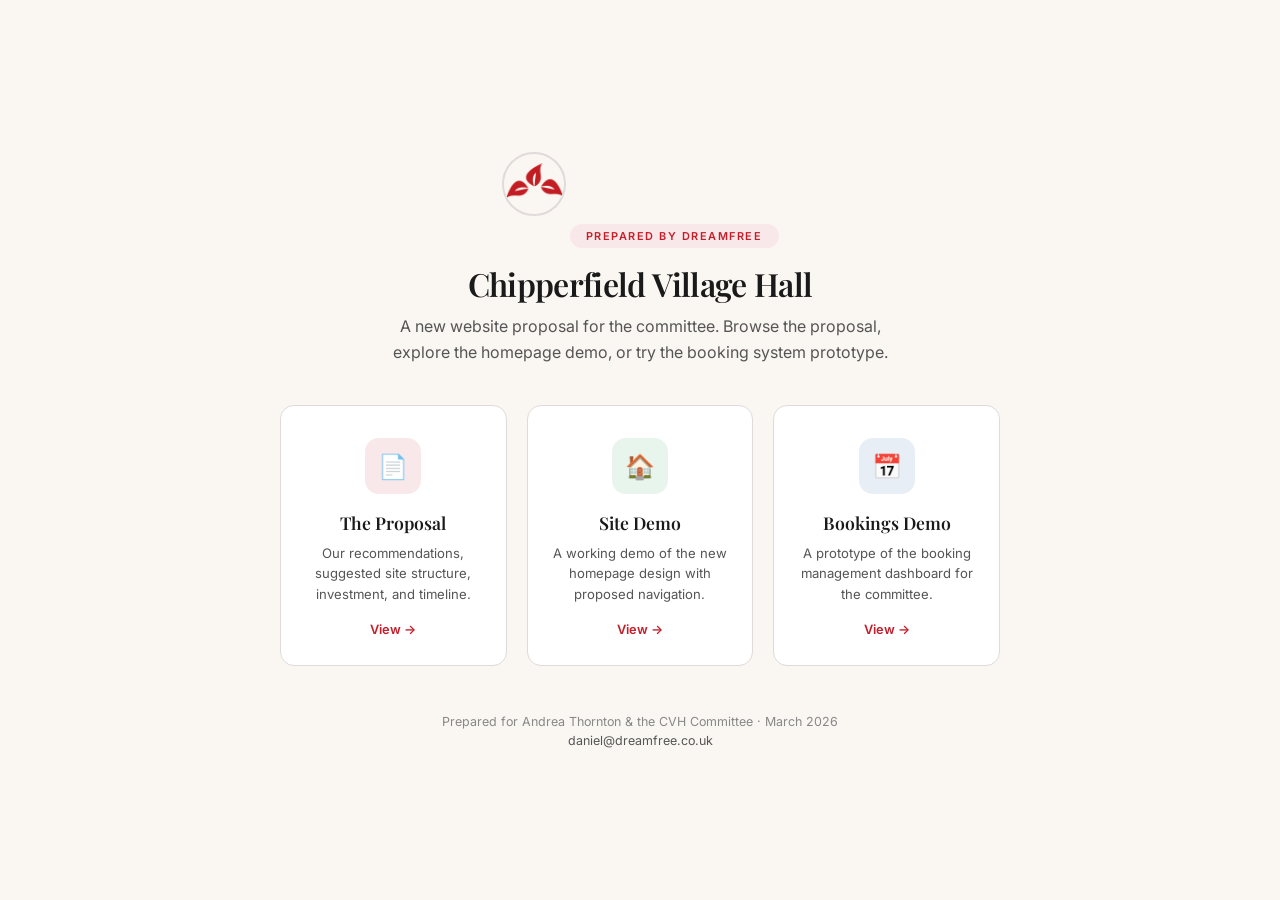
<file: index.html>
<!DOCTYPE html>
<html lang="en">
<head>
  <meta charset="UTF-8">
  <meta name="viewport" content="width=device-width, initial-scale=1.0">
  <title>Chipperfield Village Hall — Website Proposal | Dreamfree</title>
  <link rel="preconnect" href="https://fonts.googleapis.com">
  <link rel="preconnect" href="https://fonts.gstatic.com" crossorigin>
  <link href="https://fonts.googleapis.com/css2?family=Playfair+Display:wght@400;500;600;700&family=Inter:wght@300;400;500;600;700&display=swap" rel="stylesheet">
  <link rel="icon" href="images/cropped-flowers-logo.png" type="image/png">
  <style>
    :root {
      --color-primary: #C41E2A;
      --color-primary-dark: #9E1822;
      --color-primary-light: #F9E8E9;
      --color-text: #1A1A1A;
      --color-text-secondary: #555;
      --color-text-muted: #888;
      --color-border: #E0DADA;
      --color-bg: #FFFFFF;
      --color-bg-warm: #FAF7F2;
      --font-heading: 'Playfair Display', Georgia, serif;
      --font-body: 'Inter', -apple-system, system-ui, sans-serif;
    }

    *, *::before, *::after {
      box-sizing: border-box;
      margin: 0;
      padding: 0;
    }

    html {
      font-size: 16px;
      -webkit-font-smoothing: antialiased;
      -moz-osx-font-smoothing: grayscale;
    }

    body {
      font-family: var(--font-body);
      color: var(--color-text);
      background: var(--color-bg-warm);
      min-height: 100vh;
      display: flex;
      flex-direction: column;
      align-items: center;
      justify-content: center;
      padding: 40px 24px;
    }

    .landing {
      max-width: 720px;
      width: 100%;
      text-align: center;
    }

    .landing__logo {
      width: 64px;
      height: 64px;
      border-radius: 50%;
      object-fit: cover;
      border: 2px solid var(--color-border);
      margin-bottom: 24px;
    }

    .landing__badge {
      display: inline-block;
      font-size: 0.68rem;
      font-weight: 600;
      text-transform: uppercase;
      letter-spacing: 0.14em;
      color: var(--color-primary);
      background: var(--color-primary-light);
      padding: 5px 16px;
      border-radius: 100px;
      margin-bottom: 16px;
    }

    .landing__title {
      font-family: var(--font-heading);
      font-size: 2rem;
      font-weight: 600;
      line-height: 1.25;
      letter-spacing: -0.02em;
      margin-bottom: 10px;
    }

    .landing__subtitle {
      font-size: 1rem;
      color: var(--color-text-secondary);
      margin-bottom: 40px;
      line-height: 1.6;
      max-width: 520px;
      margin-left: auto;
      margin-right: auto;
    }

    .cards {
      display: grid;
      grid-template-columns: repeat(3, 1fr);
      gap: 20px;
      margin-bottom: 48px;
    }

    .card {
      background: var(--color-bg);
      border: 1px solid var(--color-border);
      border-radius: 14px;
      padding: 32px 24px 28px;
      text-decoration: none;
      color: inherit;
      display: flex;
      flex-direction: column;
      align-items: center;
      text-align: center;
      transition: transform 0.2s, box-shadow 0.2s, border-color 0.2s;
    }

    .card:hover {
      transform: translateY(-4px);
      box-shadow: 0 12px 32px rgba(0,0,0,.08);
      border-color: var(--color-primary);
    }

    .card__icon {
      width: 56px;
      height: 56px;
      border-radius: 14px;
      display: flex;
      align-items: center;
      justify-content: center;
      font-size: 1.5rem;
      margin-bottom: 18px;
      flex-shrink: 0;
    }

    .card__icon--proposal {
      background: var(--color-primary-light);
      color: var(--color-primary);
    }

    .card__icon--demo {
      background: #E8F5ED;
      color: #1B7340;
    }

    .card__icon--bookings {
      background: #E8EEF5;
      color: #2A5298;
    }

    .card__title {
      font-family: var(--font-heading);
      font-size: 1.1rem;
      font-weight: 600;
      margin-bottom: 8px;
      line-height: 1.3;
    }

    .card__desc {
      font-size: 0.82rem;
      color: var(--color-text-secondary);
      line-height: 1.55;
      flex-grow: 1;
    }

    .card__arrow {
      display: inline-flex;
      align-items: center;
      gap: 6px;
      font-size: 0.8rem;
      font-weight: 600;
      color: var(--color-primary);
      margin-top: 18px;
      transition: gap 0.2s;
    }

    .card:hover .card__arrow {
      gap: 10px;
    }

    .footer {
      font-size: 0.78rem;
      color: var(--color-text-muted);
      text-align: center;
    }

    .footer a {
      color: var(--color-text-secondary);
      text-decoration: none;
    }

    .footer a:hover {
      color: var(--color-primary);
    }

    @media (max-width: 640px) {
      .cards {
        grid-template-columns: 1fr;
        gap: 14px;
      }

      .card {
        flex-direction: row;
        text-align: left;
        padding: 20px;
        gap: 16px;
      }

      .card__icon {
        margin-bottom: 0;
        width: 48px;
        height: 48px;
        font-size: 1.3rem;
      }

      .card__arrow {
        display: none;
      }

      .landing__title {
        font-size: 1.6rem;
      }
    }
  </style>
  <script type="text/javascript">
    (function(c,l,a,r,i,t,y){
        c[a]=c[a]||function(){(c[a].q=c[a].q||[]).push(arguments)};
        t=l.createElement(r);t.async=1;t.src="https://www.clarity.ms/tag/"+i;
        y=l.getElementsByTagName(r)[0];y.parentNode.insertBefore(t,y);
    })(window, document, "clarity", "script", "vumg7p891a");
  </script>
</head>
<body>

  <div class="landing">
    <img src="images/cropped-flowers-logo.png" alt="Chipperfield Village Hall" class="landing__logo">
    <div class="landing__badge">Prepared by Dreamfree</div>
    <h1 class="landing__title">Chipperfield Village Hall</h1>
    <p class="landing__subtitle">A new website proposal for the committee. Browse the proposal, explore the homepage demo, or try the booking system prototype.</p>

    <div class="cards">
      <a href="proposal.html" class="card">
        <div class="card__icon card__icon--proposal">&#128196;</div>
        <div>
          <div class="card__title">The Proposal</div>
          <p class="card__desc">Our recommendations, suggested site structure, investment, and timeline.</p>
        </div>
        <div class="card__arrow">View &rarr;</div>
      </a>

      <a href="cvh-site-demo.html" class="card">
        <div class="card__icon card__icon--demo">&#127968;</div>
        <div>
          <div class="card__title">Site Demo</div>
          <p class="card__desc">A working demo of the new homepage design with proposed navigation.</p>
        </div>
        <div class="card__arrow">View &rarr;</div>
      </a>

      <a href="admin.html" class="card">
        <div class="card__icon card__icon--bookings">&#128197;</div>
        <div>
          <div class="card__title">Bookings Demo</div>
          <p class="card__desc">A prototype of the booking management dashboard for the committee.</p>
        </div>
        <div class="card__arrow">View &rarr;</div>
      </a>
    </div>

    <div class="footer">
      <p>Prepared for Andrea Thornton &amp; the CVH Committee &middot; March 2026</p>
      <p style="margin-top: 4px;"><a href="mailto:daniel@dreamfree.co.uk">daniel@dreamfree.co.uk</a></p>
    </div>
  </div>

</body>
</html>
</file>
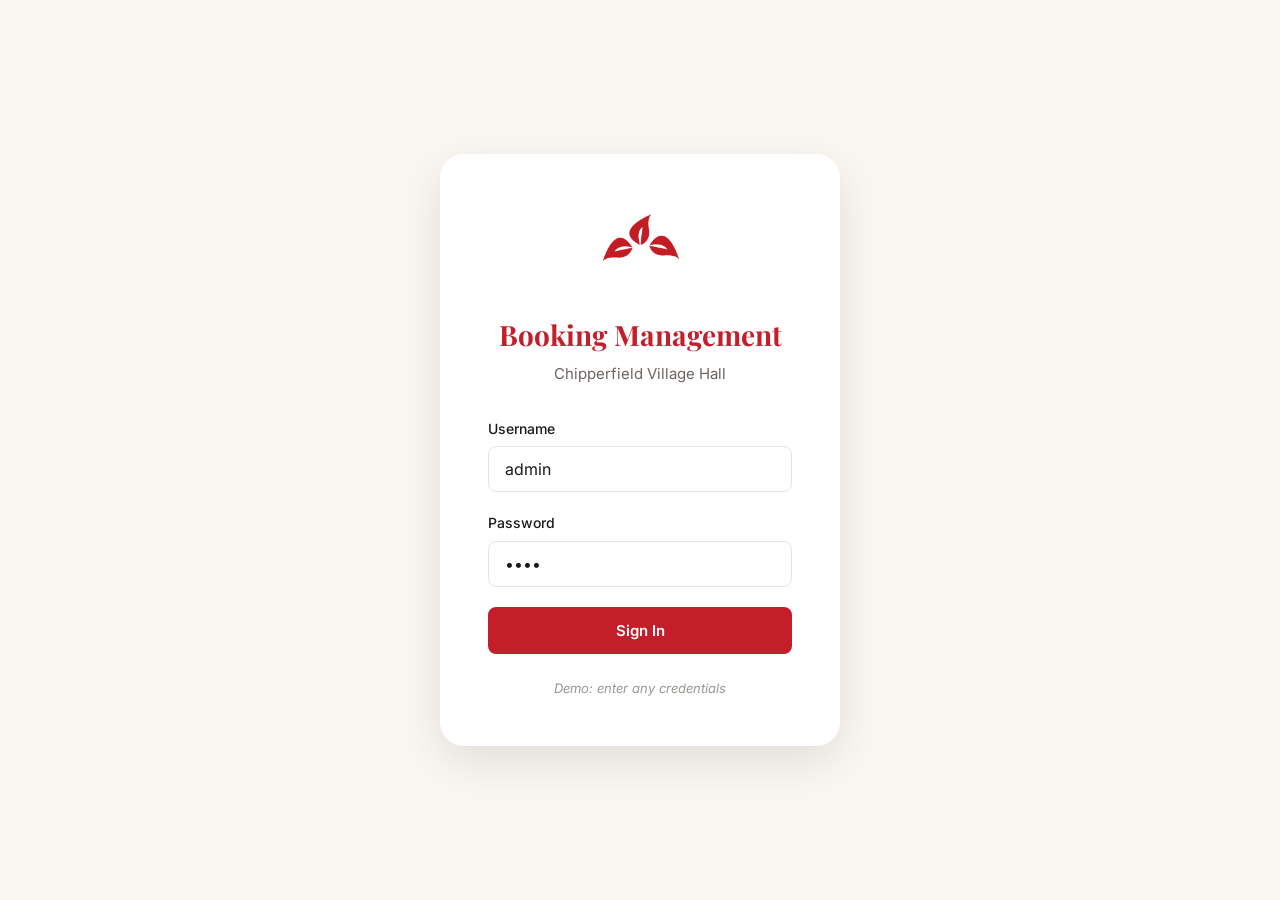
<file: admin.html>
<!DOCTYPE html>
<html lang="en">
<head>
    <meta charset="UTF-8">
    <meta name="viewport" content="width=device-width, initial-scale=1.0">
    <title>Booking Management — Chipperfield Village Hall</title>
    <link rel="preconnect" href="https://fonts.googleapis.com">
    <link href="https://fonts.googleapis.com/css2?family=Inter:wght@300;400;500;600;700&family=Playfair+Display:ital,wght@0,400;0,500;0,600;0,700;1,400;1,500&display=swap" rel="stylesheet">
    <link rel="stylesheet" href="css/admin.css">
    <link rel="icon" href="images/cropped-flowers-logo.png">
  <script type="text/javascript">
    (function(c,l,a,r,i,t,y){
        c[a]=c[a]||function(){(c[a].q=c[a].q||[]).push(arguments)};
        t=l.createElement(r);t.async=1;t.src="https://www.clarity.ms/tag/"+i;
        y=l.getElementsByTagName(r)[0];y.parentNode.insertBefore(t,y);
    })(window, document, "clarity", "script", "vumg7p891a");
  </script>
</head>
<body>
    <!-- LOGIN SCREEN -->
    <div class="login-screen" id="loginScreen">
        <div class="login-card">
            <img src="images/cropped-flowers-logo.png" alt="CVH Logo" class="login-logo">
            <h1 class="login-title">Booking Management</h1>
            <p class="login-subtitle">Chipperfield Village Hall</p>
            <form class="login-form" id="loginForm">
                <div class="form-group">
                    <label for="username">Username</label>
                    <input type="text" id="username" placeholder="Enter username" value="admin" required>
                </div>
                <div class="form-group">
                    <label for="password">Password</label>
                    <input type="password" id="password" placeholder="Enter password" value="demo" required>
                </div>
                <button type="submit" class="btn btn--primary btn--full">Sign In</button>
            </form>
            <p class="login-hint">Demo: enter any credentials</p>
        </div>
    </div>

    <!-- DASHBOARD -->
    <div class="dashboard" id="dashboard" style="display:none;">
        <!-- Top bar -->
        <header class="dash-header">
            <div class="dash-header-left">
                <img src="images/cropped-flowers-logo.png" alt="CVH" class="dash-logo">
                <h1 class="dash-title">Booking Management</h1>
            </div>
            <button class="btn btn--outline btn--sm" id="logoutBtn">Sign Out</button>
        </header>

        <!-- Summary cards -->
        <div class="dash-cards" id="dashCards"></div>

        <!-- Controls bar -->
        <div class="dash-controls">
            <div class="dash-controls-left">
                <div class="dash-search">
                    <svg width="18" height="18" viewBox="0 0 24 24" fill="none" stroke="currentColor" stroke-width="2"><circle cx="11" cy="11" r="8"/><line x1="21" y1="21" x2="16.65" y2="16.65"/></svg>
                    <input type="text" id="searchInput" placeholder="Search bookings...">
                </div>
                <select id="filterType" class="dash-select">
                    <option value="">All Event Types</option>
                </select>
                <select id="filterStatus" class="dash-select">
                    <option value="">All Statuses</option>
                    <option value="Provisional">Provisional</option>
                    <option value="Accepted">Accepted</option>
                    <option value="Confirmed">Confirmed</option>
                    <option value="Paid">Paid</option>
                    <option value="Rejected">Rejected</option>
                    <option value="Overdue">Overdue</option>
                </select>
                <input type="date" id="filterFrom" class="dash-date" title="From date">
                <input type="date" id="filterTo" class="dash-date" title="To date">
            </div>
            <div class="dash-controls-right">
                <div class="dash-view-toggle">
                    <button class="dash-view-btn active" id="viewTable" title="Table view">
                        <svg width="18" height="18" viewBox="0 0 24 24" fill="none" stroke="currentColor" stroke-width="2"><rect x="3" y="3" width="18" height="18" rx="2"/><line x1="3" y1="9" x2="21" y2="9"/><line x1="3" y1="15" x2="21" y2="15"/><line x1="9" y1="3" x2="9" y2="21"/></svg>
                    </button>
                    <button class="dash-view-btn" id="viewCalendar" title="Calendar view">
                        <svg width="18" height="18" viewBox="0 0 24 24" fill="none" stroke="currentColor" stroke-width="2"><rect x="3" y="4" width="18" height="18" rx="2"/><line x1="16" y1="2" x2="16" y2="6"/><line x1="8" y1="2" x2="8" y2="6"/><line x1="3" y1="10" x2="21" y2="10"/></svg>
                    </button>
                </div>
            </div>
        </div>

        <!-- Filters (mobile collapsible) -->
        <button class="dash-filters-toggle" id="filtersToggle">
            <svg width="18" height="18" viewBox="0 0 24 24" fill="none" stroke="currentColor" stroke-width="2"><polygon points="22 3 2 3 10 12.46 10 19 14 21 14 12.46 22 3"/></svg>
            Filters
        </button>

        <!-- TABLE VIEW -->
        <div class="dash-table-wrap" id="tableView">
            <table class="dash-table">
                <thead>
                    <tr>
                        <th data-sort="bookingDate">Date <span class="sort-icon"></span></th>
                        <th data-sort="bookingTime">Time <span class="sort-icon"></span></th>
                        <th data-sort="hours">Duration <span class="sort-icon"></span></th>
                        <th data-sort="lastName">Name <span class="sort-icon"></span></th>
                        <th data-sort="eventType">Event Type <span class="sort-icon"></span></th>
                        <th>Contact</th>
                        <th data-sort="status">Status <span class="sort-icon"></span></th>
                        <th>Due</th>
                    </tr>
                </thead>
                <tbody id="tableBody"></tbody>
            </table>
            <div class="dash-pagination" id="pagination"></div>
        </div>

        <!-- CALENDAR VIEW -->
        <div class="dash-calendar-view" id="calendarView" style="display:none;">
            <div class="admin-calendar">
                <div class="calendar-header">
                    <button class="calendar-nav" id="adminCalPrev" aria-label="Previous month">&#8249;</button>
                    <h3 id="adminCalMonthYear"></h3>
                    <button class="calendar-nav" id="adminCalNext" aria-label="Next month">&#8250;</button>
                </div>
                <div class="calendar-weekdays">
                    <div class="calendar-weekday">Sun</div>
                    <div class="calendar-weekday">Mon</div>
                    <div class="calendar-weekday">Tue</div>
                    <div class="calendar-weekday">Wed</div>
                    <div class="calendar-weekday">Thu</div>
                    <div class="calendar-weekday">Fri</div>
                    <div class="calendar-weekday">Sat</div>
                </div>
                <div class="calendar-grid" id="adminCalGrid"></div>
            </div>
            <div class="admin-day-panel" id="dayPanel">
                <h4 class="day-panel-title" id="dayPanelTitle">Select a date</h4>
                <div class="day-panel-list" id="dayPanelList">
                    <p class="day-panel-empty">Click a date to view bookings</p>
                </div>
            </div>
        </div>

        <!-- DETAIL PANEL (slide-out drawer) -->
        <div class="panel-overlay" id="panelOverlay" style="display:none;"></div>
        <div class="detail-panel" id="detailPanel">
            <div class="panel-header">
                <button class="panel-close" id="panelClose">&times;</button>
                <h2 class="panel-title" id="panelTitle"></h2>
                <span class="panel-subtitle" id="panelSubtitle"></span>
            </div>
            <div class="panel-body" id="panelBody"></div>
        </div>

        <!-- Mobile cards view (replaces table on small screens) -->
        <div class="dash-cards-list" id="cardsList" style="display:none;"></div>
    </div>

    <script src="js/bookings-data.js"></script>
    <script src="js/admin.js"></script>
</body>
</html>
</file>
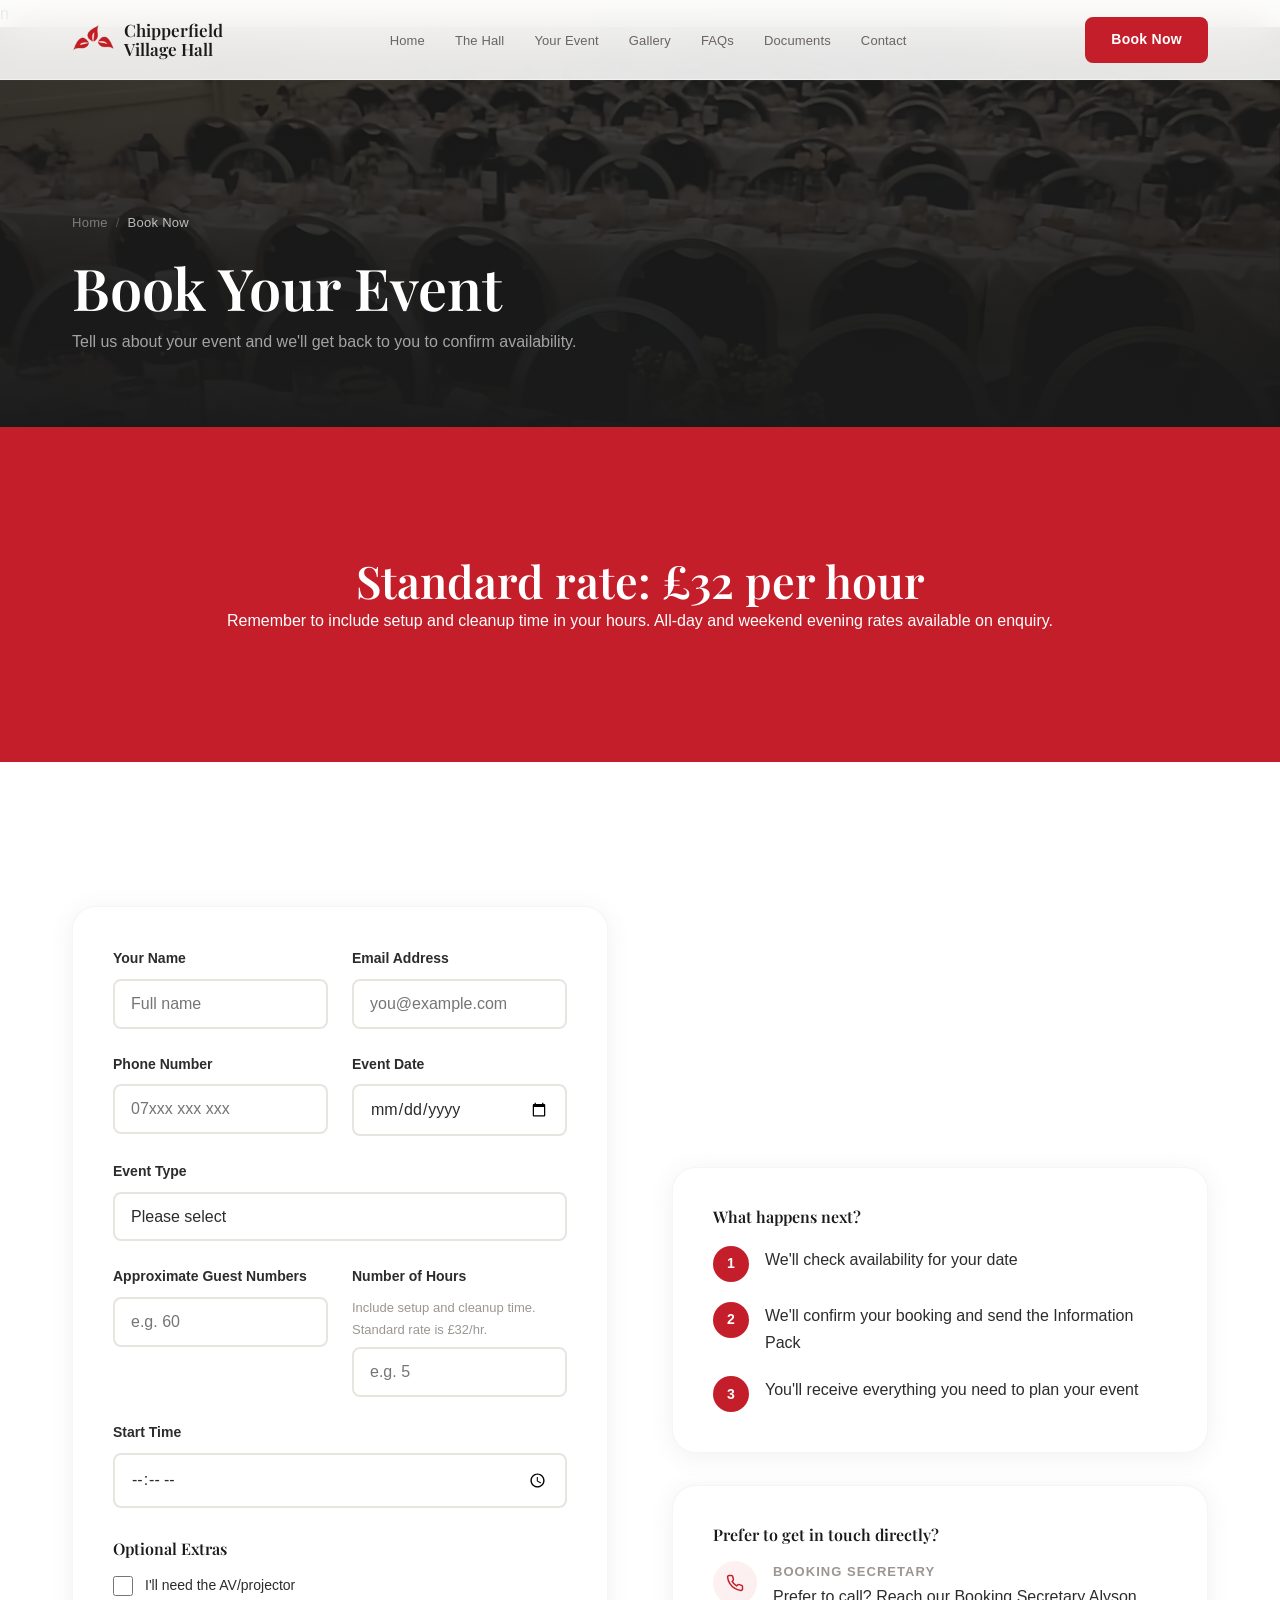
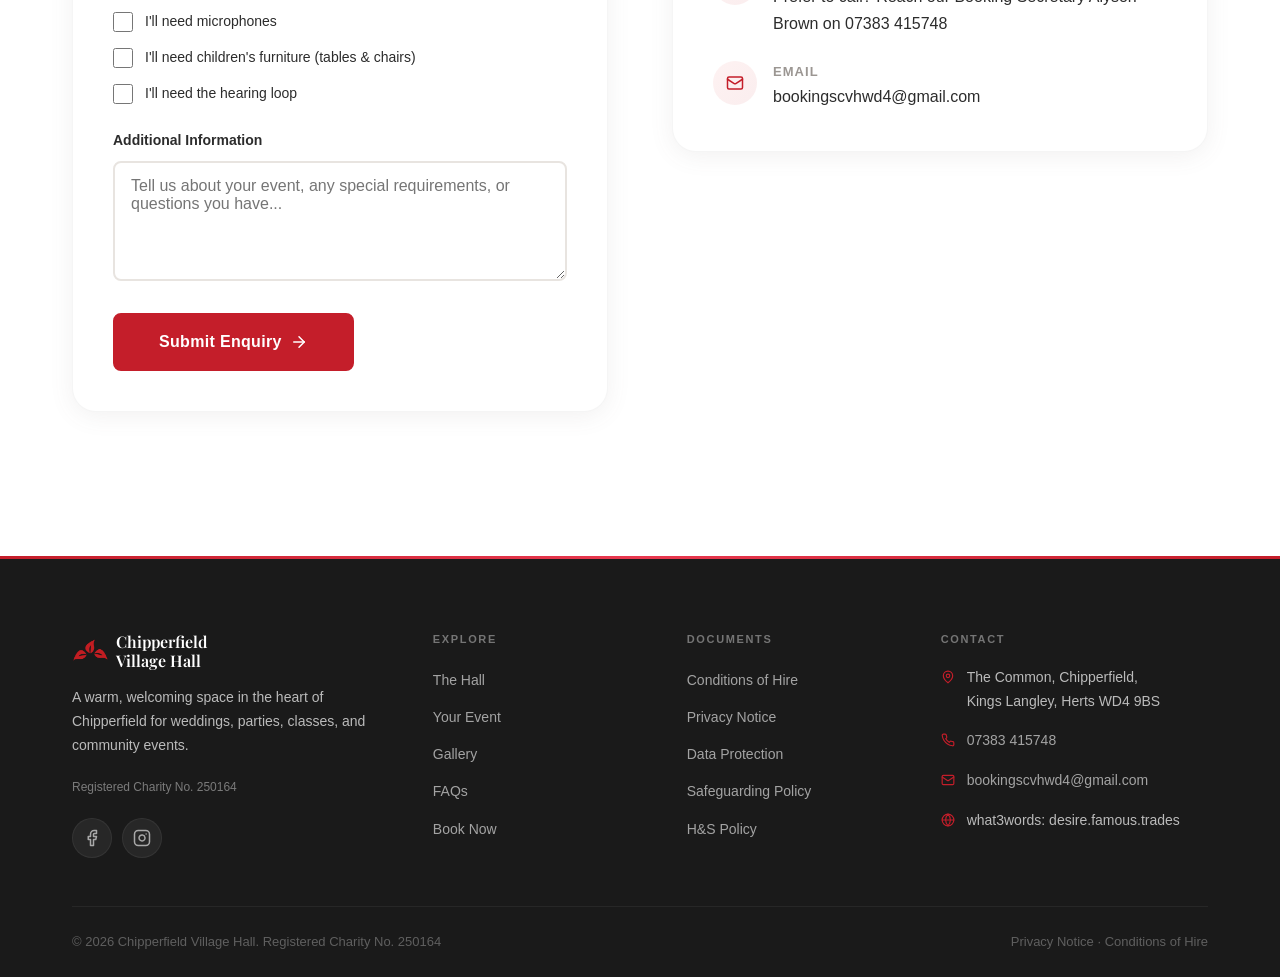
<file: book-now.html>
<!DOCTYPE html>
<html lang="en">
<head>
  <meta charset="UTF-8">
  <meta name="viewport" content="width=device-width, initial-scale=1.0">
  <title>Book Now — Chipperfield Village Hall</title>
  <meta name="description" content="Book Chipperfield Village Hall for your event. Complete our enquiry form with your date, event type, and requirements. From £32 per hour.">
  <link rel="stylesheet" href="css/styles.css">
  <link rel="icon" href="images/cropped-flowers-logo.png" type="image/png">
  <script type="text/javascript">
    (function(c,l,a,r,i,t,y){
        c[a]=c[a]||function(){(c[a].q=c[a].q||[]).push(arguments)};
        t=l.createElement(r);t.async=1;t.src="https://www.clarity.ms/tag/"+i;
        y=l.getElementsByTagName(r)[0];y.parentNode.insertBefore(t,y);
    })(window, document, "clarity", "script", "vumg7p891a");
  </script>
</head>
<body>
n  <!-- Scroll Progress -->
  <div class="scroll-progress" aria-hidden="true"></div>

  <!-- ============ NAVIGATION ============ -->
  <nav class="nav nav--transparent" role="navigation" aria-label="Main navigation">
    <div class="nav__inner">
      <a href="#" class="nav__logo">
        <img src="images/cropped-flowers-logo.png" alt="Chipperfield Village Hall logo" width="44" height="44">
        <span class="nav__logo-text">Chipperfield<br>Village Hall</span>
      </a>

      <ul class="nav__links">
        <li><a href="#" class="nav__link">Home</a></li>
        <li><a href="#" class="nav__link">The Hall</a></li>
        <li><a href="#" class="nav__link">Your Event</a></li>
        <li><a href="#" class="nav__link">Gallery</a></li>
        <li><a href="#" class="nav__link">FAQs</a></li>
        <li><a href="#" class="nav__link">Documents</a></li>
        <li><a href="#" class="nav__link">Contact</a></li>
      </ul>

      <div class="nav__cta">
        <a href="#" class="btn btn--primary" data-demo-cta>Book Now</a>
      </div>

      <button class="nav__hamburger" aria-label="Toggle menu" aria-expanded="false">
        <span></span>
        <span></span>
        <span></span>
      </button>
    </div>
  </nav>

  <!-- Mobile Menu -->
  <div class="mobile-menu" role="dialog" aria-label="Mobile navigation">
    <a href="#" class="mobile-menu__link">Home</a>
    <a href="#" class="mobile-menu__link">The Hall</a>
    <a href="#" class="mobile-menu__link">Your Event</a>
    <a href="#" class="mobile-menu__link">Gallery</a>
    <a href="#" class="mobile-menu__link">FAQs</a>
    <a href="#" class="mobile-menu__link">Documents</a>
    <a href="#" class="mobile-menu__link">Contact</a>
    <div class="mobile-menu__cta">
      <a href="#" class="btn" data-demo-cta>Book Now</a>
    </div>
  </div>


  <!-- ============ PAGE HERO ============ -->
  <section class="page-hero">
    <div class="page-hero__bg">
      <img src="images/weddingreceptiontables.jpg" alt="Chipperfield Village Hall dressed for a wedding reception with decorated tables">
      <div class="page-hero__overlay"></div>
    </div>
    <div class="container page-hero__content">
      <div class="breadcrumb">
        <a href="#">Home</a>
        <span>/</span>
        <span class="current">Book Now</span>
      </div>
      <h1 class="page-hero__title">Book Your Event</h1>
      <p class="page-hero__subtitle">Tell us about your event and we'll get back to you to confirm availability.</p>
    </div>
  </section>


  <!-- ============ PRICING INFO STRIP ============ -->
  <section class="section section--red text-center">
    <div class="container reveal">
      <h2>Standard rate: £32 per hour</h2>
      <p>Remember to include setup and cleanup time in your hours. All-day and weekend evening rates available on enquiry.</p>
    </div>
  </section>


  <!-- ============ BOOKING FORM ============ -->
  <section class="section section--white">
    <div class="container">
      <div class="split reveal">

        <!-- Left side — Enquiry form -->
        <div class="split__content">
          <div class="form-card">
            <form id="booking-form" action="#" method="POST">

              <div class="form-row">
                <div class="form-group">
                  <label class="form-label" for="name">Your Name</label>
                  <input class="form-input" type="text" id="name" name="name" required placeholder="Full name">
                </div>
                <div class="form-group">
                  <label class="form-label" for="email">Email Address</label>
                  <input class="form-input" type="email" id="email" name="email" required placeholder="you@example.com">
                </div>
              </div>

              <div class="form-row">
                <div class="form-group">
                  <label class="form-label" for="phone">Phone Number</label>
                  <input class="form-input" type="tel" id="phone" name="phone" required placeholder="07xxx xxx xxx">
                </div>
                <div class="form-group">
                  <label class="form-label" for="event-date">Event Date</label>
                  <input class="form-input" type="date" id="event-date" name="event-date" required>
                </div>
              </div>

              <div class="form-group">
                <label class="form-label" for="event-type">Event Type</label>
                <select class="form-select" id="event-type" name="event-type">
                  <option value="">Please select</option>
                  <option value="wedding-reception">Wedding Reception</option>
                  <option value="childrens-party">Children's Party</option>
                  <option value="birthday-anniversary">Birthday/Anniversary Party</option>
                  <option value="weekly-class">Weekly Class</option>
                  <option value="community-event">Community Event</option>
                  <option value="meeting">Meeting</option>
                  <option value="market-fair">Market/Fair</option>
                  <option value="other">Other</option>
                </select>
              </div>

              <div class="form-row">
                <div class="form-group">
                  <label class="form-label" for="guest-numbers">Approximate Guest Numbers</label>
                  <input class="form-input" type="number" id="guest-numbers" name="guest-numbers" min="1" placeholder="e.g. 60">
                </div>
                <div class="form-group">
                  <label class="form-label" for="hours">Number of Hours</label>
                  <span class="form-hint">Include setup and cleanup time. Standard rate is £32/hr.</span>
                  <input class="form-input" type="number" id="hours" name="hours" min="1" placeholder="e.g. 5">
                </div>
              </div>

              <div class="form-group">
                <label class="form-label" for="start-time">Start Time</label>
                <input class="form-input" type="time" id="start-time" name="start-time">
              </div>

              <div style="margin-top: 2rem; margin-bottom: 1.5rem;">
                <h3 style="font-size: var(--text-h4); margin-bottom: 1rem;">Optional Extras</h3>

                <div class="form-checkbox" style="margin-bottom: 0.75rem;">
                  <input type="checkbox" id="extra-av" name="extras" value="av-projector">
                  <label for="extra-av">I'll need the AV/projector</label>
                </div>

                <div class="form-checkbox" style="margin-bottom: 0.75rem;">
                  <input type="checkbox" id="extra-mics" name="extras" value="microphones">
                  <label for="extra-mics">I'll need microphones</label>
                </div>

                <div class="form-checkbox" style="margin-bottom: 0.75rem;">
                  <input type="checkbox" id="extra-kids" name="extras" value="childrens-furniture">
                  <label for="extra-kids">I'll need children's furniture (tables &amp; chairs)</label>
                </div>

                <div class="form-checkbox" style="margin-bottom: 0.75rem;">
                  <input type="checkbox" id="extra-loop" name="extras" value="hearing-loop">
                  <label for="extra-loop">I'll need the hearing loop</label>
                </div>
              </div>

              <div class="form-group">
                <label class="form-label" for="additional-info">Additional Information</label>
                <textarea class="form-textarea" id="additional-info" name="additional-info" placeholder="Tell us about your event, any special requirements, or questions you have..."></textarea>
              </div>

              <button type="submit" class="btn btn--primary btn--lg" data-demo-cta>
                Submit Enquiry
                <svg viewBox="0 0 24 24" fill="none" stroke="currentColor" stroke-width="2" stroke-linecap="round" stroke-linejoin="round" width="18" height="18"><path d="M5 12h14"/><path d="m12 5 7 7-7 7"/></svg>
              </button>

            </form>
          </div>
        </div>

        <!-- Right side — Helpful information -->
        <div class="split__content">

          <div class="form-card" style="margin-bottom: 2rem;">
            <h3 style="font-size: var(--text-h4); margin-bottom: 1.25rem;">What happens next?</h3>
            <div style="display: flex; gap: 1rem; margin-bottom: 1.25rem;">
              <div style="flex-shrink: 0; width: 36px; height: 36px; border-radius: 50%; background: var(--red); color: var(--white); display: flex; align-items: center; justify-content: center; font-weight: 700; font-size: 0.875rem;">1</div>
              <div>
                <p style="margin: 0; color: var(--charcoal);">We'll check availability for your date</p>
              </div>
            </div>
            <div style="display: flex; gap: 1rem; margin-bottom: 1.25rem;">
              <div style="flex-shrink: 0; width: 36px; height: 36px; border-radius: 50%; background: var(--red); color: var(--white); display: flex; align-items: center; justify-content: center; font-weight: 700; font-size: 0.875rem;">2</div>
              <div>
                <p style="margin: 0; color: var(--charcoal);">We'll confirm your booking and send the Information Pack</p>
              </div>
            </div>
            <div style="display: flex; gap: 1rem;">
              <div style="flex-shrink: 0; width: 36px; height: 36px; border-radius: 50%; background: var(--red); color: var(--white); display: flex; align-items: center; justify-content: center; font-weight: 700; font-size: 0.875rem;">3</div>
              <div>
                <p style="margin: 0; color: var(--charcoal);">You'll receive everything you need to plan your event</p>
              </div>
            </div>
          </div>

          <div class="form-card">
            <h3 style="font-size: var(--text-h4); margin-bottom: 1rem;">Prefer to get in touch directly?</h3>
            <div class="contact-item">
              <div class="contact-item__icon">
                <svg viewBox="0 0 24 24" fill="none" stroke="currentColor" stroke-width="2" stroke-linecap="round" stroke-linejoin="round"><path d="M22 16.92v3a2 2 0 0 1-2.18 2 19.79 19.79 0 0 1-8.63-3.07 19.5 19.5 0 0 1-6-6 19.79 19.79 0 0 1-3.07-8.67A2 2 0 0 1 4.11 2h3a2 2 0 0 1 2 1.72c.127.96.361 1.903.7 2.81a2 2 0 0 1-.45 2.11L8.09 9.91a16 16 0 0 0 6 6l1.27-1.27a2 2 0 0 1 2.11-.45c.907.339 1.85.573 2.81.7A2 2 0 0 1 22 16.92Z"/></svg>
              </div>
              <div>
                <div class="contact-item__label">Booking Secretary</div>
                <div class="contact-item__value">Prefer to call? Reach our Booking Secretary Alyson Brown on <a href="tel:07383415748">07383 415748</a></div>
              </div>
            </div>
            <div class="contact-item" style="margin-bottom: 0;">
              <div class="contact-item__icon">
                <svg viewBox="0 0 24 24" fill="none" stroke="currentColor" stroke-width="2" stroke-linecap="round" stroke-linejoin="round"><rect width="20" height="16" x="2" y="4" rx="2"/><path d="m22 7-8.97 5.7a1.94 1.94 0 0 1-2.06 0L2 7"/></svg>
              </div>
              <div>
                <div class="contact-item__label">Email</div>
                <div class="contact-item__value"><a href="mailto:bookingscvhwd4@gmail.com">bookingscvhwd4@gmail.com</a></div>
              </div>
            </div>
          </div>

        </div>

      </div>
    </div>
  </section>


  <!-- ============ FOOTER ============ -->
  <footer class="footer">
    <div class="container">
      <div class="footer__grid">
        <div class="footer__brand">
          <div class="footer__logo">
            <img src="images/cropped-flowers-logo.png" alt="Chipperfield Village Hall" width="36" height="36">
            <span class="footer__logo-text">Chipperfield<br>Village Hall</span>
          </div>
          <p class="footer__desc">A warm, welcoming space in the heart of Chipperfield for weddings, parties, classes, and community events.</p>
          <p class="footer__desc" style="font-size: 0.75rem; opacity: 0.6;">Registered Charity No. 250164</p>
          <div class="footer__social">
            <a href="#" aria-label="Facebook">
              <svg viewBox="0 0 24 24" fill="none" stroke="currentColor" stroke-width="2" stroke-linecap="round" stroke-linejoin="round"><path d="M18 2h-3a5 5 0 0 0-5 5v3H7v4h3v8h4v-8h3l1-4h-4V7a1 1 0 0 1 1-1h3z"/></svg>
            </a>
            <a href="#" aria-label="Instagram">
              <svg viewBox="0 0 24 24" fill="none" stroke="currentColor" stroke-width="2" stroke-linecap="round" stroke-linejoin="round"><rect width="20" height="20" x="2" y="2" rx="5" ry="5"/><path d="M16 11.37A4 4 0 1 1 12.63 8 4 4 0 0 1 16 11.37z"/><line x1="17.5" x2="17.51" y1="6.5" y2="6.5"/></svg>
            </a>
          </div>
        </div>

        <div>
          <h4 class="footer__heading">Explore</h4>
          <ul class="footer__links">
            <li><a href="#">The Hall</a></li>
            <li><a href="#">Your Event</a></li>
            <li><a href="#">Gallery</a></li>
            <li><a href="#">FAQs</a></li>
            <li><a href="#">Book Now</a></li>
          </ul>
        </div>

        <div>
          <h4 class="footer__heading">Documents</h4>
          <ul class="footer__links">
            <li><a href="#">Conditions of Hire</a></li>
            <li><a href="#">Privacy Notice</a></li>
            <li><a href="#">Data Protection</a></li>
            <li><a href="#">Safeguarding Policy</a></li>
            <li><a href="#">H&S Policy</a></li>
          </ul>
        </div>

        <div>
          <h4 class="footer__heading">Contact</h4>
          <div class="footer__contact-item">
            <svg viewBox="0 0 24 24" fill="none" stroke="currentColor" stroke-width="2" stroke-linecap="round" stroke-linejoin="round"><path d="M20 10c0 6-8 12-8 12s-8-6-8-12a8 8 0 0 1 16 0Z"/><circle cx="12" cy="10" r="3"/></svg>
            <span>The Common, Chipperfield,<br>Kings Langley, Herts WD4 9BS</span>
          </div>
          <div class="footer__contact-item">
            <svg viewBox="0 0 24 24" fill="none" stroke="currentColor" stroke-width="2" stroke-linecap="round" stroke-linejoin="round"><path d="M22 16.92v3a2 2 0 0 1-2.18 2 19.79 19.79 0 0 1-8.63-3.07 19.5 19.5 0 0 1-6-6 19.79 19.79 0 0 1-3.07-8.67A2 2 0 0 1 4.11 2h3a2 2 0 0 1 2 1.72c.127.96.361 1.903.7 2.81a2 2 0 0 1-.45 2.11L8.09 9.91a16 16 0 0 0 6 6l1.27-1.27a2 2 0 0 1 2.11-.45c.907.339 1.85.573 2.81.7A2 2 0 0 1 22 16.92Z"/></svg>
            <a href="tel:07383415748">07383 415748</a>
          </div>
          <div class="footer__contact-item">
            <svg viewBox="0 0 24 24" fill="none" stroke="currentColor" stroke-width="2" stroke-linecap="round" stroke-linejoin="round"><rect width="20" height="16" x="2" y="4" rx="2"/><path d="m22 7-8.97 5.7a1.94 1.94 0 0 1-2.06 0L2 7"/></svg>
            <a href="mailto:bookingscvhwd4@gmail.com">bookingscvhwd4@gmail.com</a>
          </div>
          <div class="footer__contact-item">
            <svg viewBox="0 0 24 24" fill="none" stroke="currentColor" stroke-width="2" stroke-linecap="round" stroke-linejoin="round"><circle cx="12" cy="12" r="10"/><path d="M12 2a14.5 14.5 0 0 0 0 20 14.5 14.5 0 0 0 0-20"/><path d="M2 12h20"/></svg>
            <span>what3words: desire.famous.trades</span>
          </div>
        </div>
      </div>

      <div class="footer__bottom">
        <span>&copy; 2026 Chipperfield Village Hall. Registered Charity No. 250164</span>
        <span>
          <a href="#">Privacy Notice</a> &middot;
          <a href="#">Conditions of Hire</a>
        </span>
      </div>
    </div>
  </footer>

  <script src="js/main.js"></script>
  <!-- Demo Modal -->
  <div class="demo-modal" id="demoModal" role="dialog" aria-label="Demo notice">
    <div class="demo-modal__backdrop"></div>
    <div class="demo-modal__card">
      <button class="demo-modal__close" aria-label="Close modal">
        <svg viewBox="0 0 24 24" fill="none" stroke="currentColor" stroke-width="2" stroke-linecap="round" stroke-linejoin="round"><path d="M18 6 6 18"/><path d="m6 6 12 12"/></svg>
      </button>
      <div class="demo-modal__badge">Demo</div>
      <h3 class="demo-modal__title">This is a demo website</h3>
      <p class="demo-modal__text">This site was built speculatively to show Chipperfield Village Hall what their website could look like. If you're interested in discussing this further, get in touch with Daniel at Dreamfree.</p>
      <div class="demo-modal__actions">
        <a href="tel:07786556885" class="btn btn--primary">
          <svg viewBox="0 0 24 24" fill="none" stroke="currentColor" stroke-width="2" stroke-linecap="round" stroke-linejoin="round" width="18" height="18"><path d="M22 16.92v3a2 2 0 0 1-2.18 2 19.79 19.79 0 0 1-8.63-3.07 19.5 19.5 0 0 1-6-6 19.79 19.79 0 0 1-3.07-8.67A2 2 0 0 1 4.11 2h3a2 2 0 0 1 2 1.72c.127.96.361 1.903.7 2.81a2 2 0 0 1-.45 2.11L8.09 9.91a16 16 0 0 0 6 6l1.27-1.27a2 2 0 0 1 2.11-.45c.907.339 1.85.573 2.81.7A2 2 0 0 1 22 16.92Z"/></svg>
          Call Daniel: 07786 556 885
        </a>
        <a href="mailto:daniel@dreamfree.co.uk" class="btn btn--outline">
          <svg viewBox="0 0 24 24" fill="none" stroke="currentColor" stroke-width="2" stroke-linecap="round" stroke-linejoin="round" width="18" height="18"><rect width="20" height="16" x="2" y="4" rx="2"/><path d="m22 7-8.97 5.7a1.94 1.94 0 0 1-2.06 0L2 7"/></svg>
          Email Daniel
        </a>
      </div>
    </div>
  </div>

</body>
</html>
</file>
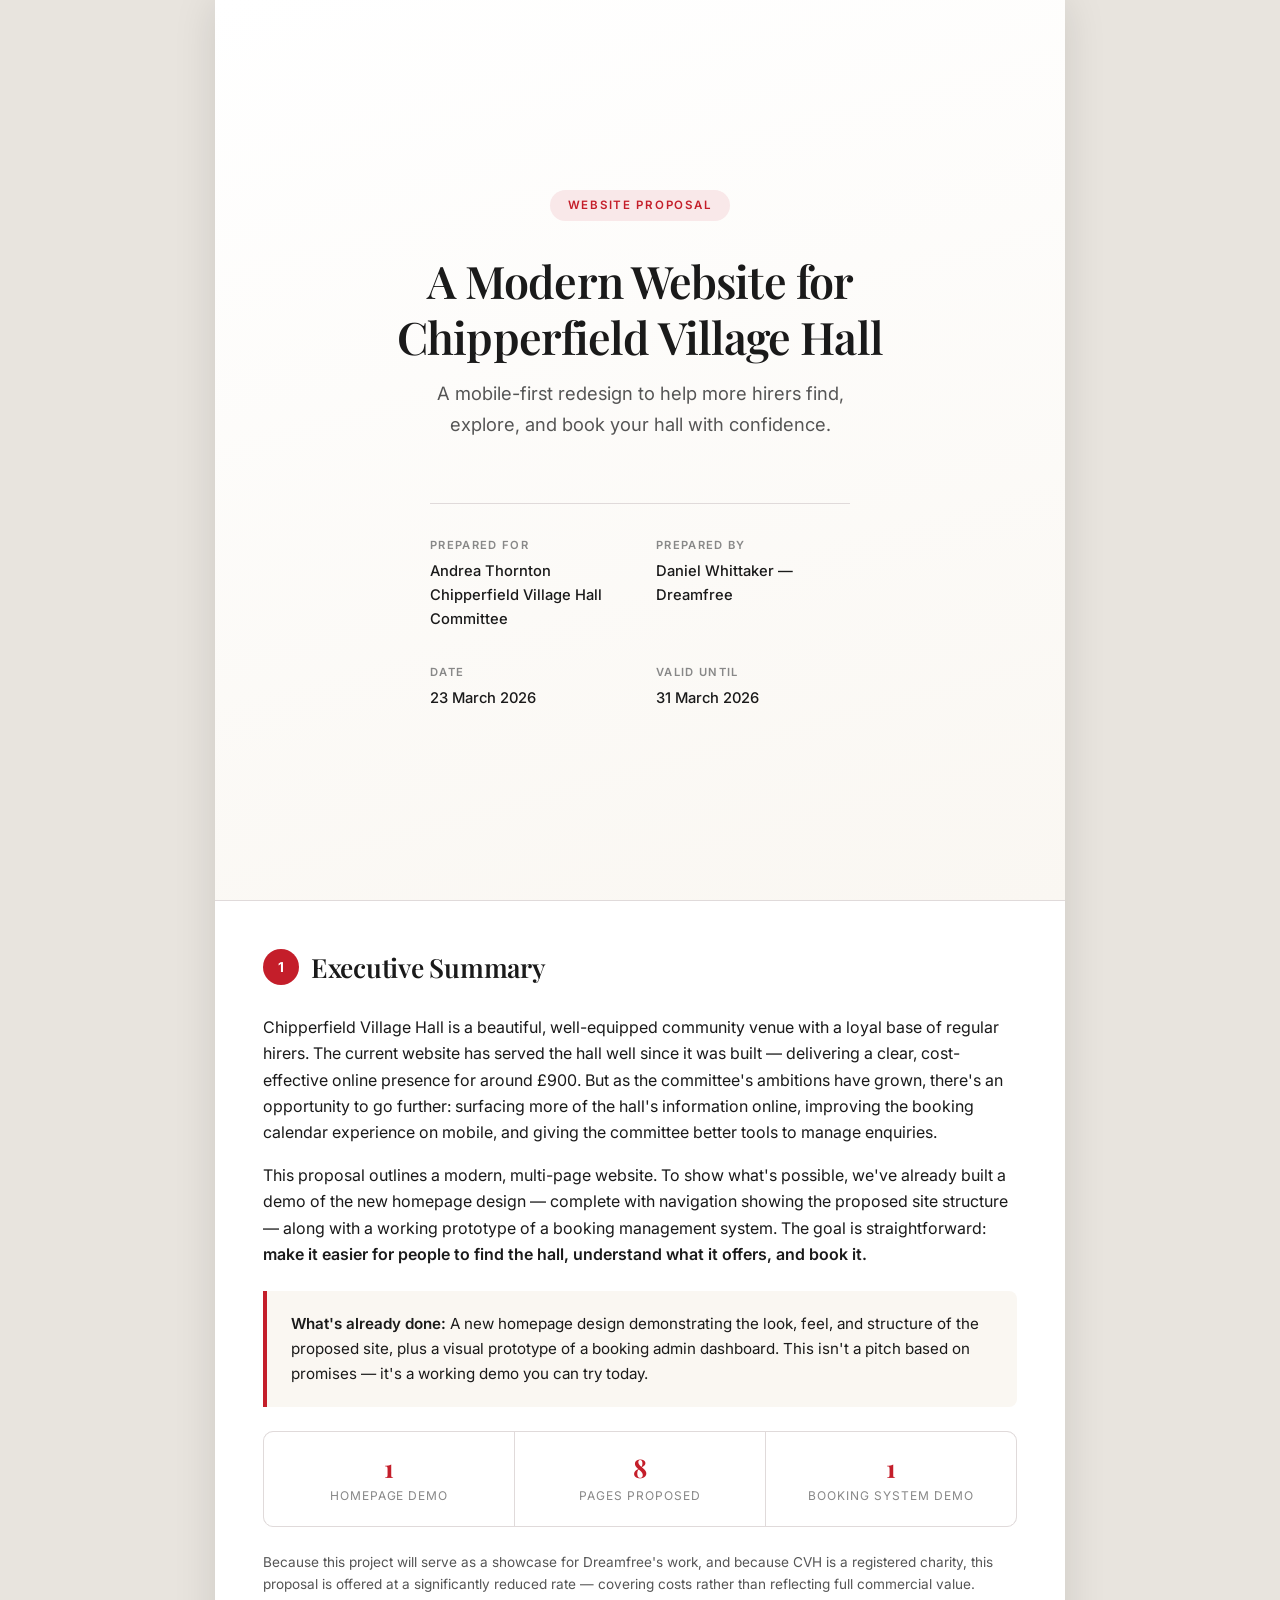
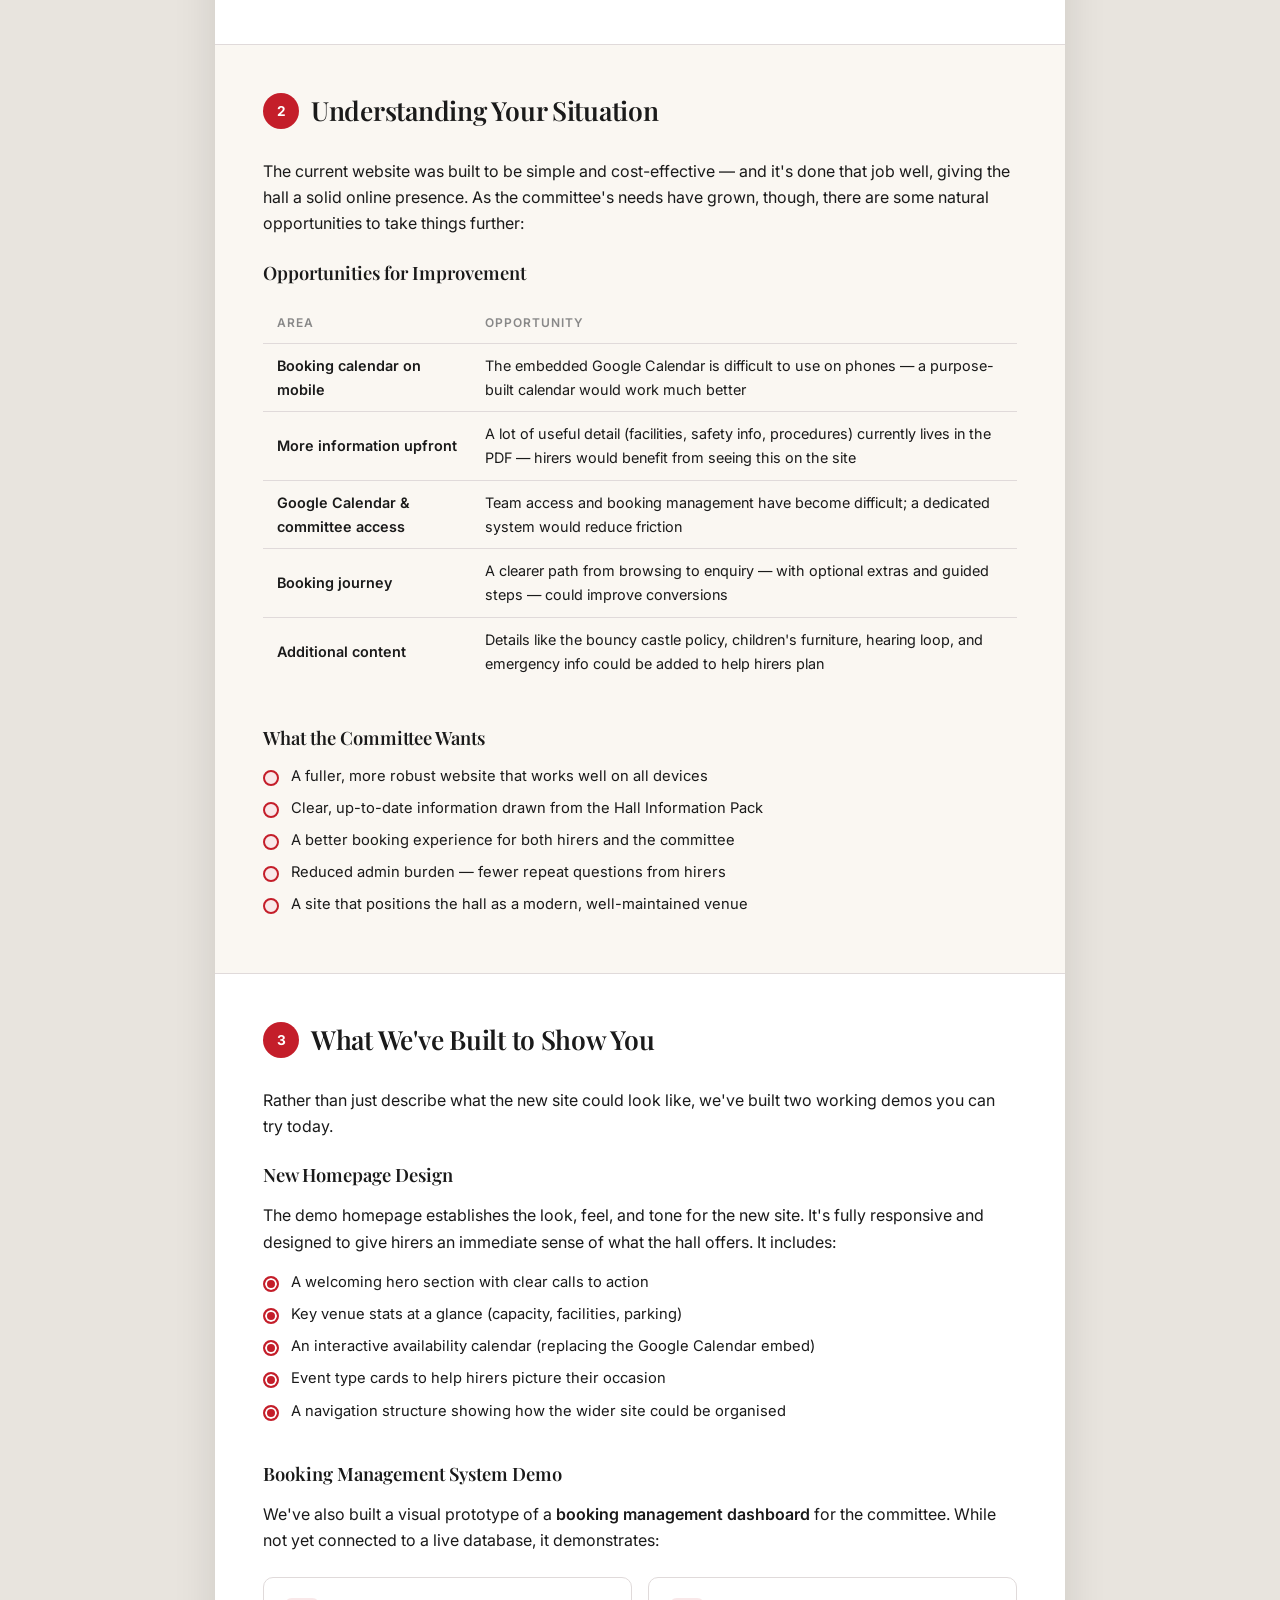
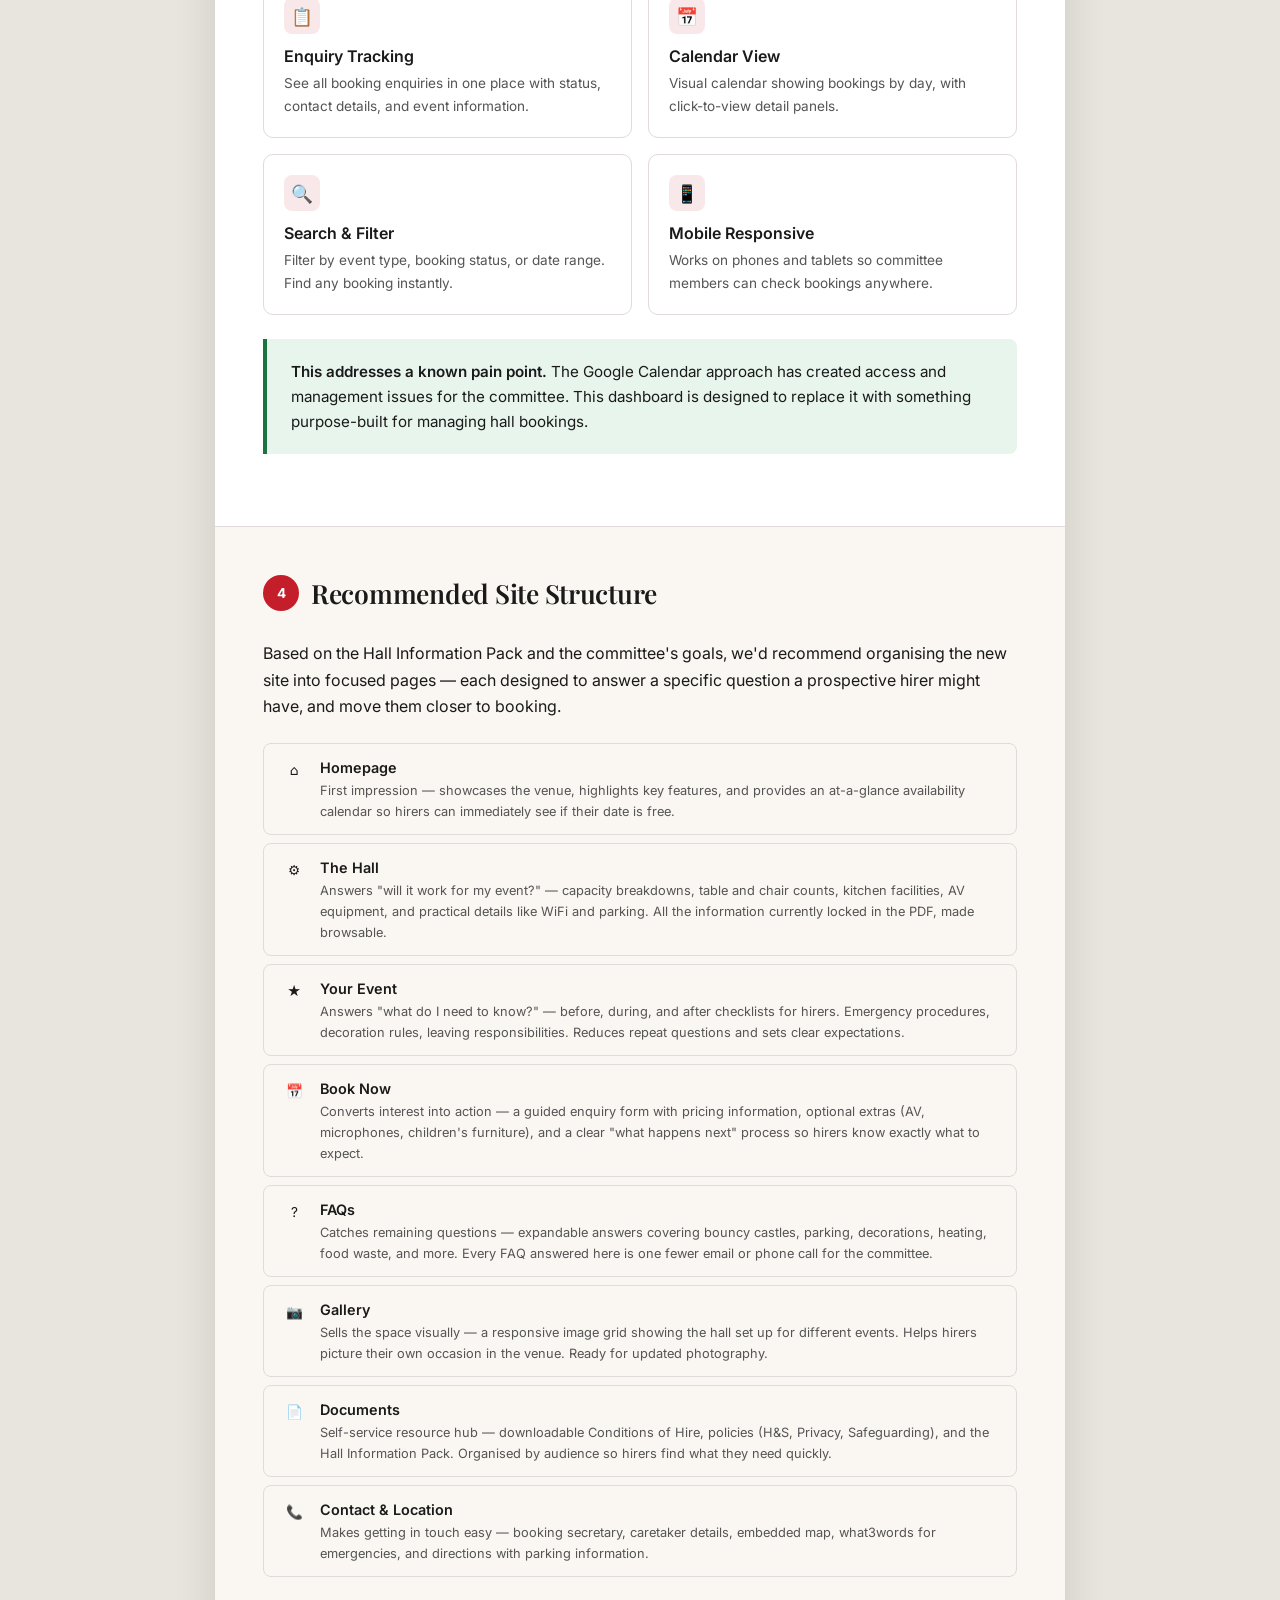
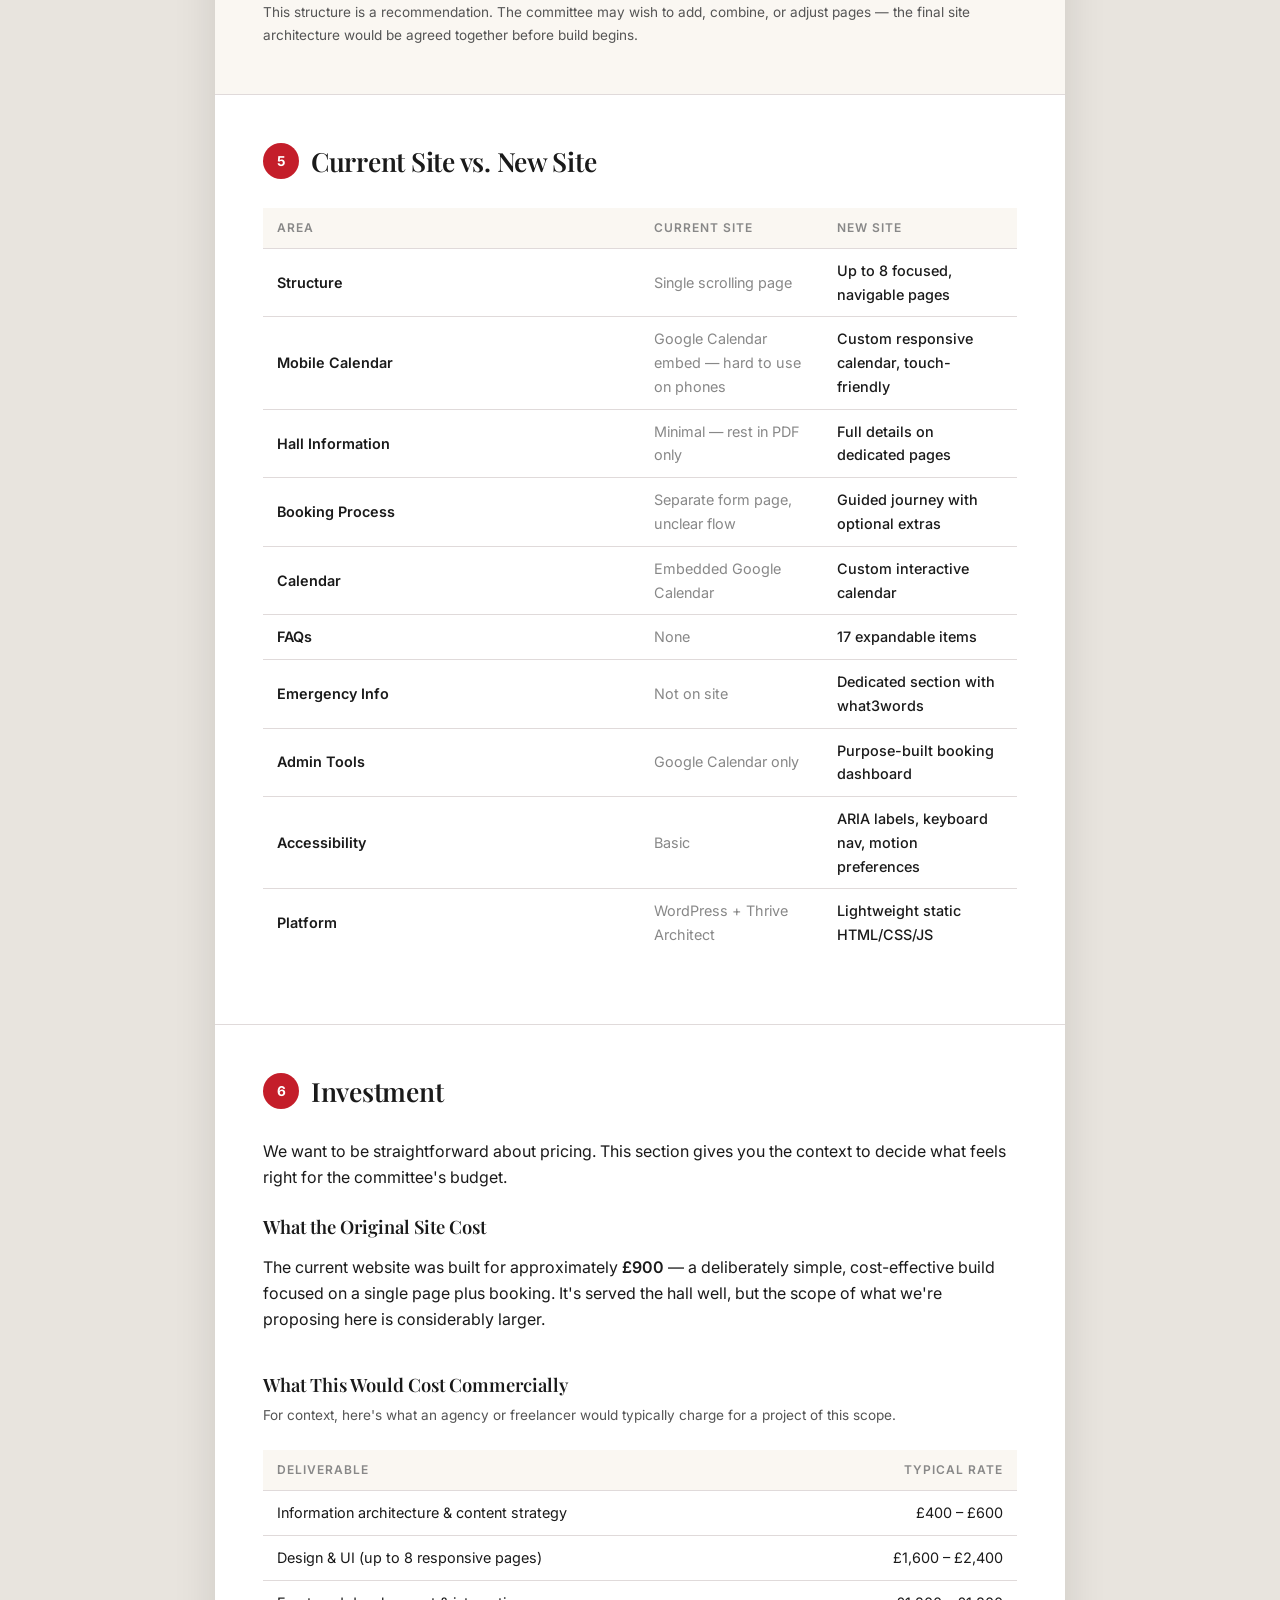
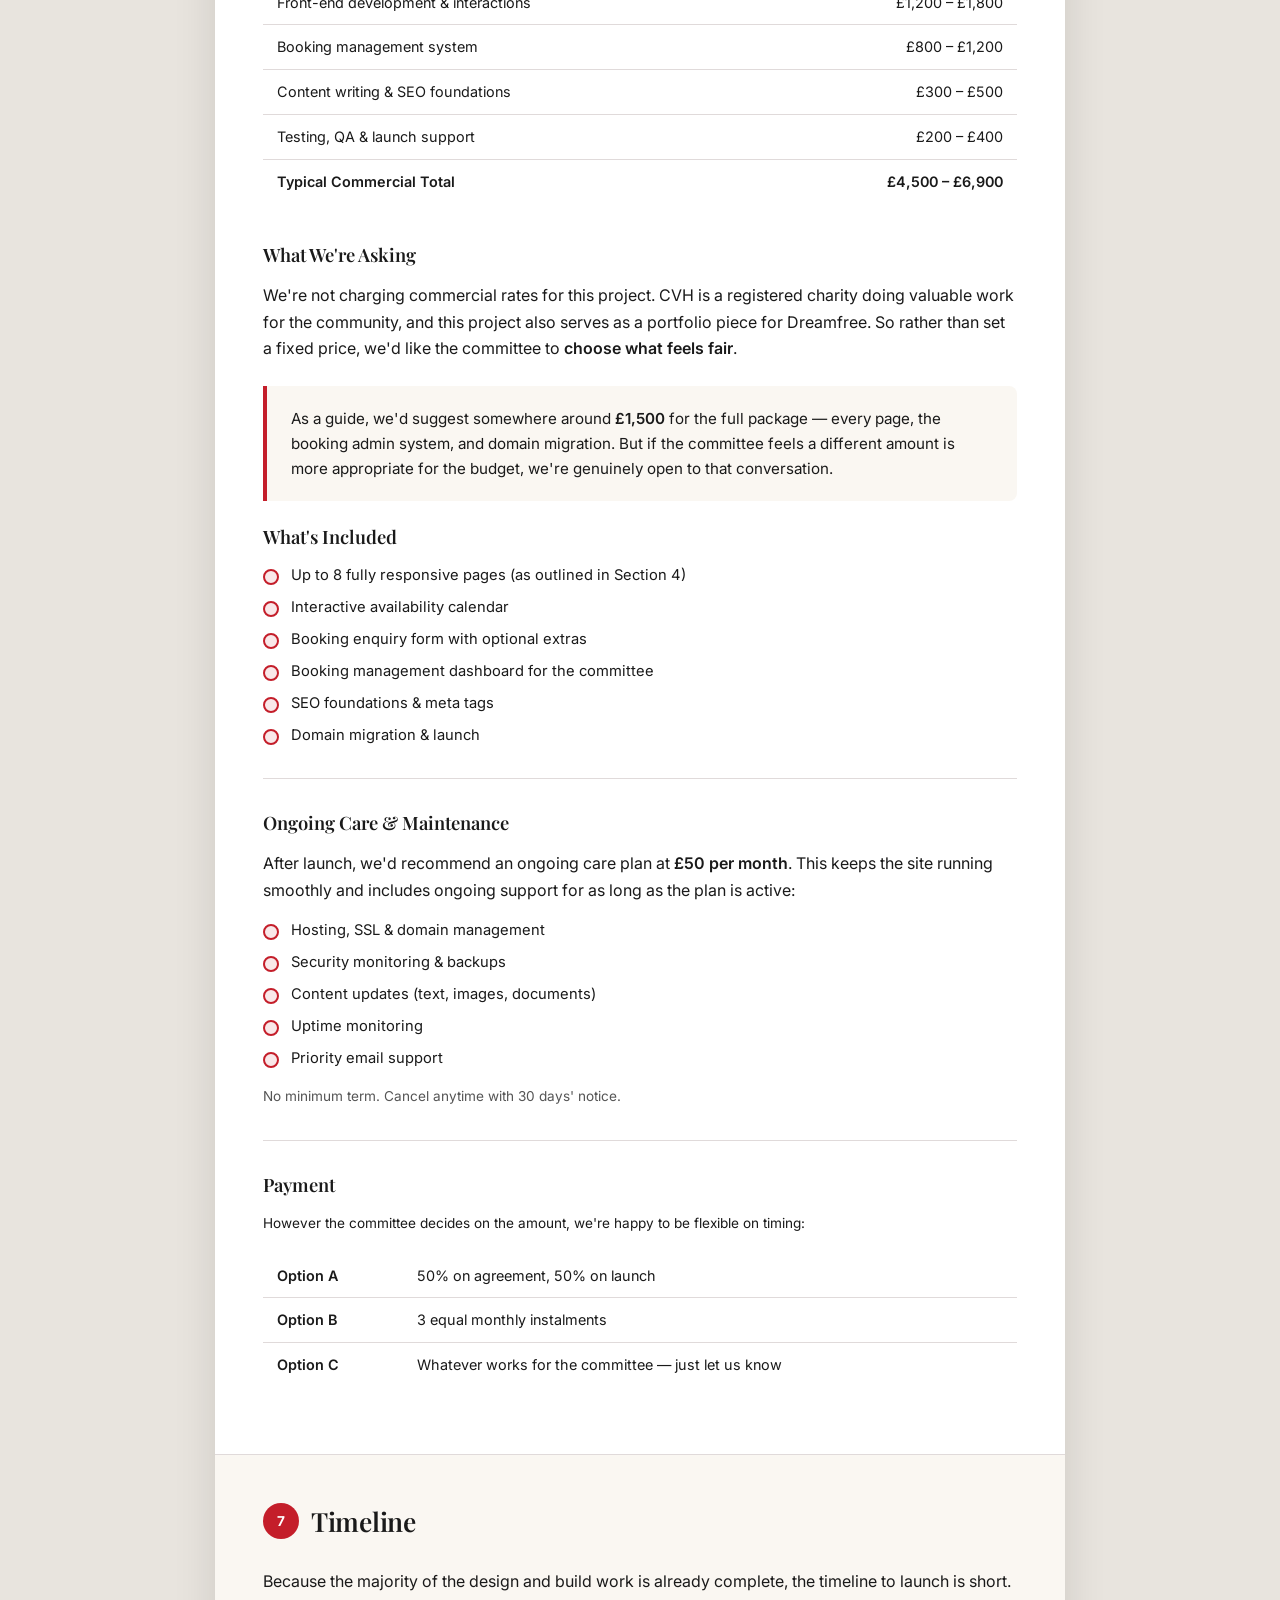
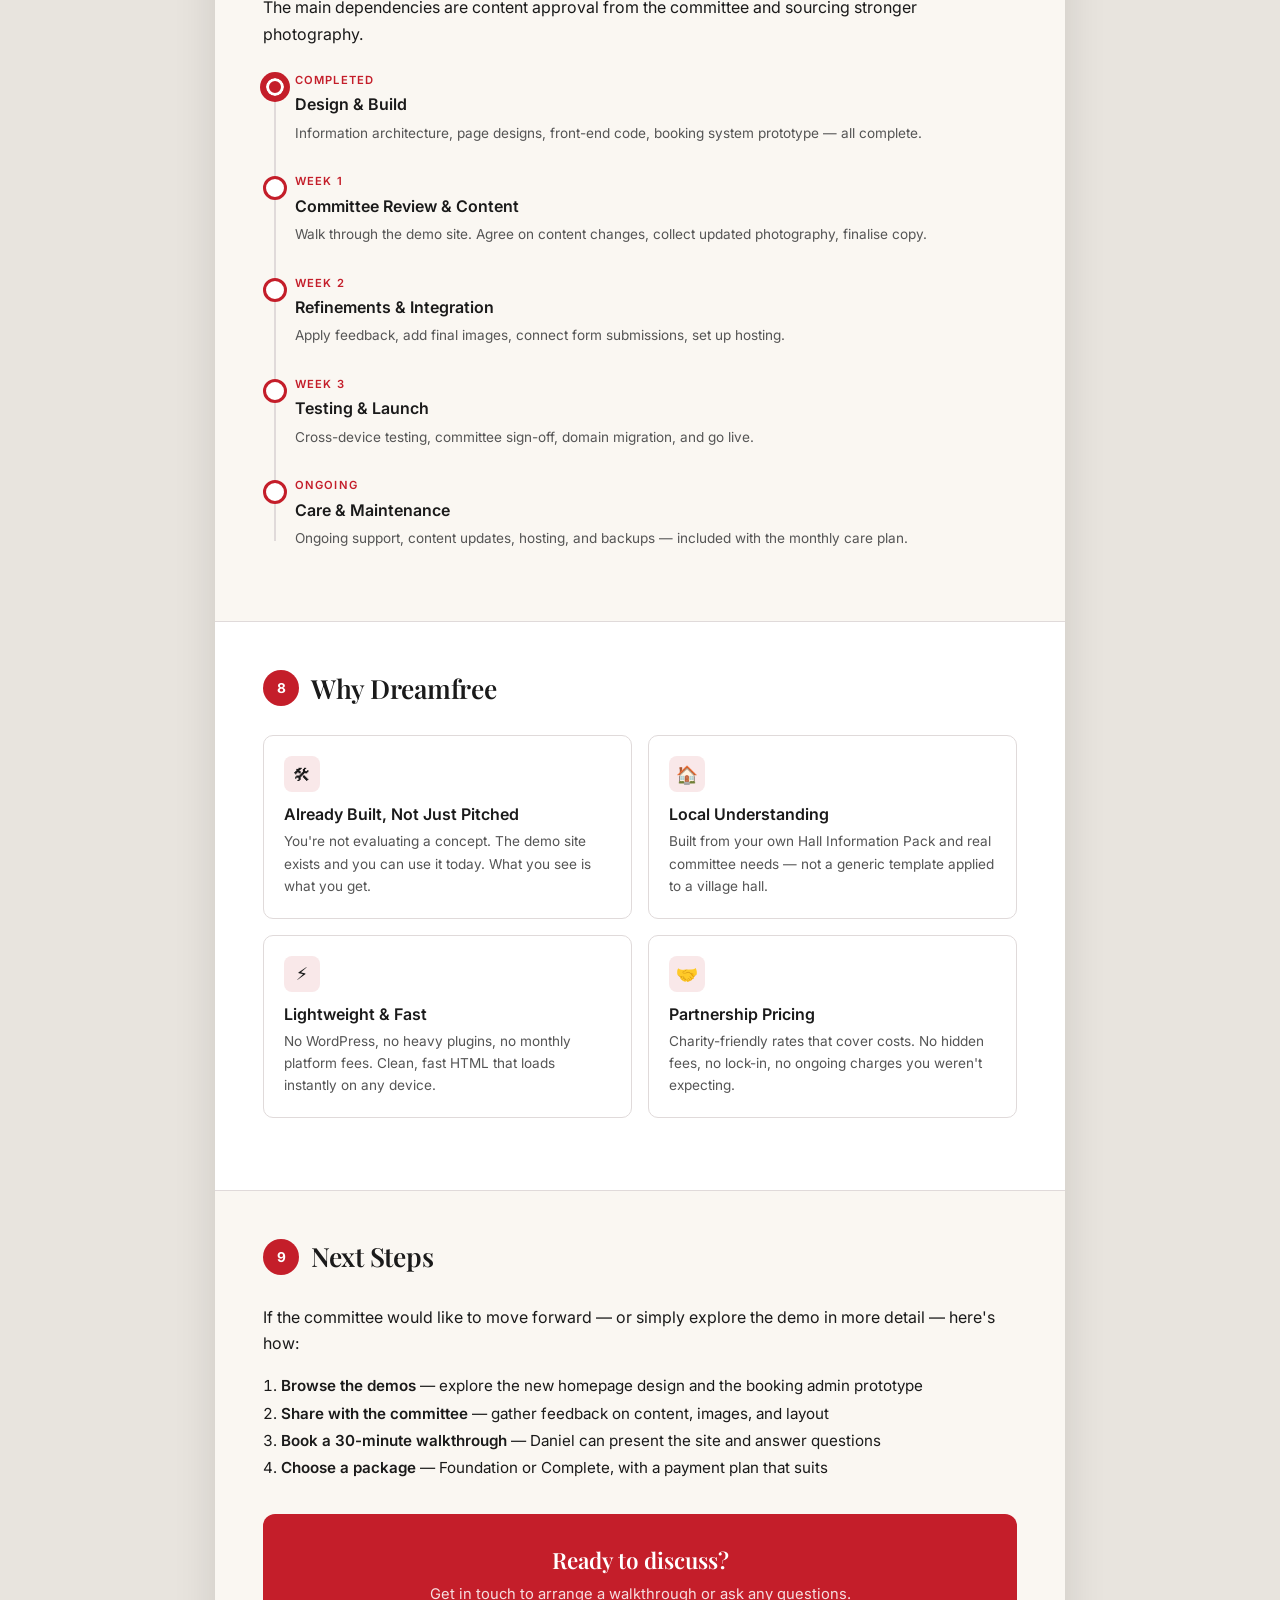
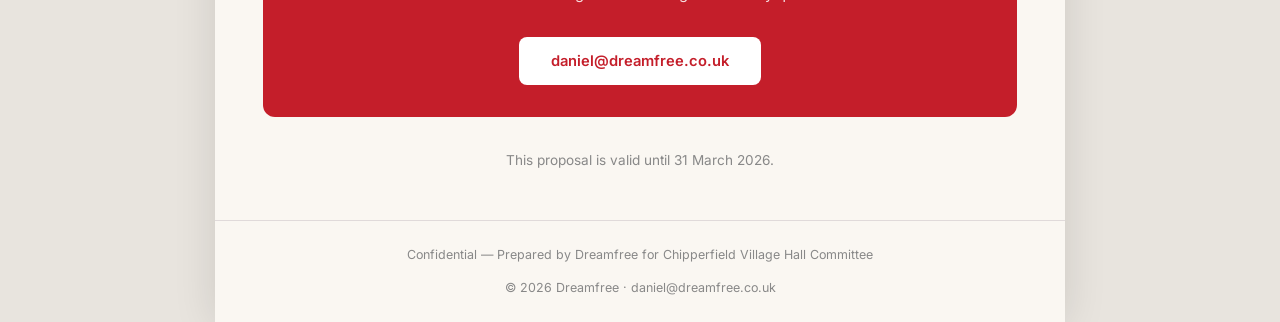
<file: proposal.html>
<!DOCTYPE html>
<html lang="en">
<head>
  <meta charset="UTF-8">
  <meta name="viewport" content="width=device-width, initial-scale=1.0">
  <title>Website Proposal — Chipperfield Village Hall | Dreamfree</title>
  <link rel="preconnect" href="https://fonts.googleapis.com">
  <link rel="preconnect" href="https://fonts.gstatic.com" crossorigin>
  <link href="https://fonts.googleapis.com/css2?family=Playfair+Display:wght@400;500;600;700&family=Inter:wght@300;400;500;600;700&display=swap" rel="stylesheet">
  <style>
    /* ========================================
       PROPOSAL — PRINT-FRIENDLY DOCUMENT
       ======================================== */

    :root {
      --color-primary: #C41E2A;
      --color-primary-dark: #9E1822;
      --color-primary-light: #F9E8E9;
      --color-text: #1A1A1A;
      --color-text-secondary: #555;
      --color-text-muted: #888;
      --color-border: #E0DADA;
      --color-bg: #FFFFFF;
      --color-bg-warm: #FAF7F2;
      --color-bg-section: #F5F1EB;
      --color-accent-green: #1B7340;
      --color-accent-green-light: #E8F5ED;
      --font-heading: 'Playfair Display', Georgia, serif;
      --font-body: 'Inter', -apple-system, system-ui, sans-serif;
      --page-max: 850px;
      --page-px: 48px;
    }

    *, *::before, *::after {
      box-sizing: border-box;
      margin: 0;
      padding: 0;
    }

    html {
      font-size: 16px;
      -webkit-font-smoothing: antialiased;
      -moz-osx-font-smoothing: grayscale;
    }

    body {
      font-family: var(--font-body);
      color: var(--color-text);
      background: #E8E4DE;
      line-height: 1.65;
    }

    /* ---- Document container ---- */
    .document {
      max-width: var(--page-max);
      margin: 0 auto;
      background: var(--color-bg);
      box-shadow: 0 2px 40px rgba(0,0,0,.12);
    }

    /* ---- Page sections ---- */
    .page {
      padding: var(--page-px);
      position: relative;
    }

    .page + .page {
      border-top: 1px solid var(--color-border);
    }

    .page--cover {
      min-height: 100vh;
      display: flex;
      flex-direction: column;
      justify-content: center;
      align-items: center;
      text-align: center;
      background: linear-gradient(165deg, #FFFFFF 0%, var(--color-bg-warm) 100%);
      padding: 80px var(--page-px);
    }

    .page--warm {
      background: var(--color-bg-warm);
    }

    /* ---- Typography ---- */
    h1, h2, h3, h4 {
      font-family: var(--font-heading);
      font-weight: 600;
      line-height: 1.25;
      color: var(--color-text);
    }

    h1 { font-size: 2.5rem; letter-spacing: -0.02em; }
    h2 { font-size: 1.65rem; margin-bottom: 0.6em; letter-spacing: -0.01em; }
    h3 { font-size: 1.15rem; margin-bottom: 0.4em; }
    h4 { font-size: 1rem; font-family: var(--font-body); font-weight: 600; margin-bottom: 0.3em; }

    p { margin-bottom: 1em; }
    p:last-child { margin-bottom: 0; }

    strong { font-weight: 600; }

    .text-muted { color: var(--color-text-muted); }
    .text-secondary { color: var(--color-text-secondary); }
    .text-primary { color: var(--color-primary); }
    .text-small { font-size: 0.85rem; }
    .text-xs { font-size: 0.78rem; }
    .text-center { text-align: center; }
    .text-upper { text-transform: uppercase; letter-spacing: 0.12em; font-weight: 600; }

    .mt-0 { margin-top: 0; }
    .mt-1 { margin-top: 0.5rem; }
    .mt-2 { margin-top: 1rem; }
    .mt-3 { margin-top: 1.5rem; }
    .mt-4 { margin-top: 2.5rem; }
    .mb-0 { margin-bottom: 0; }
    .mb-1 { margin-bottom: 0.5rem; }
    .mb-2 { margin-bottom: 1rem; }
    .mb-3 { margin-bottom: 1.5rem; }
    .mb-4 { margin-bottom: 2.5rem; }

    /* ---- Cover page ---- */
    .cover__logo {
      width: 80px;
      height: 80px;
      border-radius: 50%;
      object-fit: cover;
      margin-bottom: 2rem;
      border: 3px solid var(--color-border);
    }

    .cover__badge {
      display: inline-block;
      font-size: 0.72rem;
      font-weight: 600;
      text-transform: uppercase;
      letter-spacing: 0.15em;
      color: var(--color-primary);
      background: var(--color-primary-light);
      padding: 6px 18px;
      border-radius: 100px;
      margin-bottom: 2rem;
    }

    .cover__title {
      font-size: 2.8rem;
      margin-bottom: 0.3em;
      max-width: 600px;
    }

    .cover__subtitle {
      font-size: 1.15rem;
      color: var(--color-text-secondary);
      margin-bottom: 3rem;
      font-weight: 400;
      max-width: 480px;
    }

    .cover__meta {
      display: grid;
      grid-template-columns: 1fr 1fr;
      gap: 2rem;
      text-align: left;
      border-top: 1px solid var(--color-border);
      padding-top: 2rem;
      margin-top: 1rem;
      width: 100%;
      max-width: 420px;
    }

    .cover__meta dt {
      font-size: 0.7rem;
      text-transform: uppercase;
      letter-spacing: 0.12em;
      color: var(--color-text-muted);
      font-weight: 600;
      margin-bottom: 4px;
    }

    .cover__meta dd {
      font-size: 0.92rem;
      font-weight: 500;
    }

    /* ---- Section header ---- */
    .section-header {
      display: flex;
      align-items: center;
      gap: 12px;
      margin-bottom: 1.8rem;
    }

    .section-number {
      display: flex;
      align-items: center;
      justify-content: center;
      width: 36px;
      height: 36px;
      border-radius: 50%;
      background: var(--color-primary);
      color: white;
      font-weight: 700;
      font-size: 0.85rem;
      flex-shrink: 0;
    }

    .section-header h2 {
      margin-bottom: 0;
    }

    /* ---- Highlight box ---- */
    .highlight-box {
      background: var(--color-bg-warm);
      border-left: 4px solid var(--color-primary);
      padding: 20px 24px;
      border-radius: 0 8px 8px 0;
      margin: 1.5rem 0;
    }

    .highlight-box--green {
      background: var(--color-accent-green-light);
      border-left-color: var(--color-accent-green);
    }

    .highlight-box p {
      font-size: 0.95rem;
    }

    /* ---- Stats row ---- */
    .stats-row {
      display: grid;
      grid-template-columns: repeat(3, 1fr);
      gap: 1px;
      background: var(--color-border);
      border: 1px solid var(--color-border);
      border-radius: 10px;
      overflow: hidden;
      margin: 1.5rem 0;
    }

    .stat {
      background: var(--color-bg);
      padding: 20px 16px;
      text-align: center;
    }

    .stat__value {
      font-family: var(--font-heading);
      font-size: 1.6rem;
      font-weight: 700;
      color: var(--color-primary);
      line-height: 1.2;
    }

    .stat__label {
      font-size: 0.75rem;
      color: var(--color-text-muted);
      text-transform: uppercase;
      letter-spacing: 0.08em;
      margin-top: 4px;
    }

    /* ---- Tables ---- */
    table {
      width: 100%;
      border-collapse: collapse;
      margin: 1.2rem 0;
      font-size: 0.9rem;
    }

    th, td {
      padding: 10px 14px;
      text-align: left;
      border-bottom: 1px solid var(--color-border);
    }

    th {
      font-weight: 600;
      font-size: 0.75rem;
      text-transform: uppercase;
      letter-spacing: 0.08em;
      color: var(--color-text-muted);
      background: var(--color-bg-warm);
    }

    tr:last-child td {
      border-bottom: none;
    }

    /* ---- Bullet lists ---- */
    .checklist {
      list-style: none;
      padding: 0;
    }

    .checklist li {
      position: relative;
      padding-left: 28px;
      margin-bottom: 10px;
      font-size: 0.92rem;
      line-height: 1.5;
    }

    .checklist li::before {
      content: '';
      position: absolute;
      left: 0;
      top: 5px;
      width: 16px;
      height: 16px;
      border-radius: 50%;
      background: var(--color-primary-light);
      border: 2px solid var(--color-primary);
    }

    .checklist--done li::before {
      background: var(--color-primary);
      box-shadow: inset 0 0 0 2px white;
    }

    /* ---- Feature cards ---- */
    .feature-grid {
      display: grid;
      grid-template-columns: 1fr 1fr;
      gap: 16px;
      margin: 1.5rem 0;
    }

    .feature-card {
      border: 1px solid var(--color-border);
      border-radius: 10px;
      padding: 20px;
      transition: box-shadow 0.2s;
    }

    .feature-card:hover {
      box-shadow: 0 4px 16px rgba(0,0,0,.06);
    }

    .feature-card__icon {
      width: 36px;
      height: 36px;
      border-radius: 8px;
      background: var(--color-primary-light);
      display: flex;
      align-items: center;
      justify-content: center;
      margin-bottom: 12px;
      font-size: 1.1rem;
    }

    .feature-card h4 {
      margin-bottom: 6px;
    }

    .feature-card p {
      font-size: 0.85rem;
      color: var(--color-text-secondary);
    }

    /* ---- Pricing ---- */
    .pricing-grid {
      display: grid;
      grid-template-columns: 1fr 1fr;
      gap: 20px;
      margin: 1.5rem 0;
    }

    .pricing-card {
      border: 2px solid var(--color-border);
      border-radius: 12px;
      padding: 28px 24px;
      position: relative;
    }

    .pricing-card--recommended {
      border-color: var(--color-primary);
      box-shadow: 0 8px 32px rgba(196, 30, 42, 0.1);
    }

    .pricing-card__badge {
      position: absolute;
      top: -12px;
      left: 50%;
      transform: translateX(-50%);
      background: var(--color-primary);
      color: white;
      font-size: 0.7rem;
      font-weight: 700;
      text-transform: uppercase;
      letter-spacing: 0.1em;
      padding: 4px 16px;
      border-radius: 100px;
      white-space: nowrap;
    }

    .pricing-card__name {
      font-family: var(--font-heading);
      font-size: 1.15rem;
      font-weight: 600;
      margin-bottom: 4px;
    }

    .pricing-card__desc {
      font-size: 0.82rem;
      color: var(--color-text-muted);
      margin-bottom: 16px;
    }

    .pricing-card__commercial {
      font-size: 0.8rem;
      color: var(--color-text-muted);
      text-decoration: line-through;
      margin-bottom: 2px;
    }

    .pricing-card__price {
      font-family: var(--font-heading);
      font-size: 2rem;
      font-weight: 700;
      color: var(--color-text);
      line-height: 1.2;
    }

    .pricing-card__price span {
      font-size: 0.85rem;
      font-weight: 400;
      color: var(--color-text-muted);
    }

    .pricing-card__savings {
      display: inline-block;
      background: var(--color-accent-green-light);
      color: var(--color-accent-green);
      font-size: 0.72rem;
      font-weight: 600;
      padding: 3px 10px;
      border-radius: 100px;
      margin-top: 6px;
      margin-bottom: 16px;
    }

    .pricing-card__list {
      list-style: none;
      padding: 0;
      border-top: 1px solid var(--color-border);
      padding-top: 16px;
    }

    .pricing-card__list li {
      font-size: 0.85rem;
      padding: 5px 0 5px 22px;
      position: relative;
      color: var(--color-text-secondary);
    }

    .pricing-card__list li::before {
      content: '✓';
      position: absolute;
      left: 0;
      color: var(--color-accent-green);
      font-weight: 700;
    }

    .pricing-card__list li.excluded {
      color: var(--color-text-muted);
      text-decoration: line-through;
      opacity: 0.5;
    }

    .pricing-card__list li.excluded::before {
      content: '—';
      color: var(--color-text-muted);
    }

    /* ---- Timeline ---- */
    .timeline {
      position: relative;
      padding-left: 32px;
      margin: 1.5rem 0;
    }

    .timeline::before {
      content: '';
      position: absolute;
      left: 11px;
      top: 8px;
      bottom: 8px;
      width: 2px;
      background: var(--color-border);
    }

    .timeline__item {
      position: relative;
      margin-bottom: 28px;
    }

    .timeline__item:last-child {
      margin-bottom: 0;
    }

    .timeline__dot {
      position: absolute;
      left: -32px;
      top: 4px;
      width: 24px;
      height: 24px;
      border-radius: 50%;
      background: white;
      border: 3px solid var(--color-primary);
      z-index: 1;
    }

    .timeline__item--done .timeline__dot {
      background: var(--color-primary);
      box-shadow: inset 0 0 0 3px white, 0 0 0 3px var(--color-primary);
    }

    .timeline__phase {
      font-size: 0.7rem;
      font-weight: 600;
      text-transform: uppercase;
      letter-spacing: 0.1em;
      color: var(--color-primary);
      margin-bottom: 2px;
    }

    .timeline__title {
      font-weight: 600;
      font-size: 1rem;
      margin-bottom: 4px;
    }

    .timeline__desc {
      font-size: 0.85rem;
      color: var(--color-text-secondary);
    }

    /* ---- Divider ---- */
    .divider {
      border: none;
      height: 1px;
      background: var(--color-border);
      margin: 2rem 0;
    }

    /* ---- CTA section ---- */
    .cta-box {
      background: var(--color-primary);
      color: white;
      border-radius: 12px;
      padding: 32px;
      text-align: center;
      margin: 2rem 0;
    }

    .cta-box h3 {
      color: white;
      font-size: 1.4rem;
      margin-bottom: 8px;
    }

    .cta-box p {
      color: rgba(255,255,255,.85);
      font-size: 0.92rem;
    }

    .cta-box a {
      display: inline-block;
      margin-top: 16px;
      background: white;
      color: var(--color-primary);
      font-weight: 600;
      padding: 12px 32px;
      border-radius: 8px;
      text-decoration: none;
      font-size: 0.92rem;
      transition: transform 0.2s, box-shadow 0.2s;
    }

    .cta-box a:hover {
      transform: translateY(-1px);
      box-shadow: 0 4px 16px rgba(0,0,0,.15);
    }

    /* ---- Footer ---- */
    .doc-footer {
      text-align: center;
      padding: 24px var(--page-px);
      background: var(--color-bg-warm);
      font-size: 0.78rem;
      color: var(--color-text-muted);
      border-top: 1px solid var(--color-border);
    }

    /* ---- Site map tree ---- */
    .sitemap {
      margin: 1.5rem 0;
    }

    .sitemap__item {
      display: flex;
      align-items: flex-start;
      gap: 12px;
      padding: 12px 16px;
      border: 1px solid var(--color-border);
      border-radius: 8px;
      margin-bottom: 8px;
      transition: background 0.15s;
    }

    .sitemap__item:hover {
      background: var(--color-bg-warm);
    }

    .sitemap__item--built {
      border-color: var(--color-accent-green);
      background: var(--color-accent-green-light);
    }

    .sitemap__icon {
      flex-shrink: 0;
      width: 28px;
      height: 28px;
      border-radius: 6px;
      background: var(--color-bg-warm);
      display: flex;
      align-items: center;
      justify-content: center;
      font-size: 0.85rem;
    }

    .sitemap__item--built .sitemap__icon {
      background: var(--color-accent-green);
      color: white;
    }

    .sitemap__name {
      font-weight: 600;
      font-size: 0.9rem;
    }

    .sitemap__desc {
      font-size: 0.8rem;
      color: var(--color-text-secondary);
    }

    .sitemap__tag {
      margin-left: auto;
      flex-shrink: 0;
      font-size: 0.68rem;
      font-weight: 600;
      text-transform: uppercase;
      letter-spacing: 0.08em;
      padding: 3px 10px;
      border-radius: 100px;
      background: var(--color-bg-section);
      color: var(--color-text-muted);
    }

    .sitemap__tag--built {
      background: var(--color-accent-green);
      color: white;
    }

    /* ---- Comparison table ---- */
    .comparison th:first-child,
    .comparison td:first-child {
      width: 50%;
    }

    .comparison .old {
      color: var(--color-text-muted);
    }

    .comparison .new {
      color: var(--color-text);
      font-weight: 500;
    }

    /* ---- Print styles ---- */
    @media print {
      body { background: white; }
      .document { box-shadow: none; }
      .page--cover { min-height: auto; page-break-after: always; }
      .page { page-break-inside: avoid; }
    }

    /* ---- Responsive ---- */
    @media (max-width: 640px) {
      :root {
        --page-px: 24px;
      }
      .cover__title { font-size: 2rem; }
      h1 { font-size: 1.8rem; }
      h2 { font-size: 1.3rem; }
      .stats-row { grid-template-columns: 1fr; }
      .feature-grid { grid-template-columns: 1fr; }
      .pricing-grid { grid-template-columns: 1fr; }
      .cover__meta { grid-template-columns: 1fr; gap: 1rem; }
    }
  </style>
  <script type="text/javascript">
    (function(c,l,a,r,i,t,y){
        c[a]=c[a]||function(){(c[a].q=c[a].q||[]).push(arguments)};
        t=l.createElement(r);t.async=1;t.src="https://www.clarity.ms/tag/"+i;
        y=l.getElementsByTagName(r)[0];y.parentNode.insertBefore(t,y);
    })(window, document, "clarity", "script", "vumg7p891a");
  </script>
</head>
<body>

<div class="document">

  <!-- ==========================================
       COVER PAGE
       ========================================== -->
  <section class="page page--cover">
    <div class="cover__badge">Website Proposal</div>
    <h1 class="cover__title">A Modern Website for Chipperfield Village Hall</h1>
    <p class="cover__subtitle">A mobile-first redesign to help more hirers find, explore, and book your hall with confidence.</p>
    <dl class="cover__meta">
      <div>
        <dt>Prepared for</dt>
        <dd>Andrea Thornton<br>Chipperfield Village Hall Committee</dd>
      </div>
      <div>
        <dt>Prepared by</dt>
        <dd>Daniel Whittaker &mdash; Dreamfree</dd>
      </div>
      <div>
        <dt>Date</dt>
        <dd>23 March 2026</dd>
      </div>
      <div>
        <dt>Valid until</dt>
        <dd>31 March 2026</dd>
      </div>
    </dl>
  </section>


  <!-- ==========================================
       1. EXECUTIVE SUMMARY
       ========================================== -->
  <section class="page">
    <div class="section-header">
      <div class="section-number">1</div>
      <h2>Executive Summary</h2>
    </div>

    <p>Chipperfield Village Hall is a beautiful, well-equipped community venue with a loyal base of regular hirers. The current website has served the hall well since it was built &mdash; delivering a clear, cost-effective online presence for around &pound;900. But as the committee's ambitions have grown, there's an opportunity to go further: surfacing more of the hall's information online, improving the booking calendar experience on mobile, and giving the committee better tools to manage enquiries.</p>

    <p>This proposal outlines a modern, multi-page website. To show what's possible, we've already built a demo of the new homepage design &mdash; complete with navigation showing the proposed site structure &mdash; along with a working prototype of a booking management system. The goal is straightforward: <strong>make it easier for people to find the hall, understand what it offers, and book it.</strong></p>

    <div class="highlight-box">
      <p><strong>What's already done:</strong> A new homepage design demonstrating the look, feel, and structure of the proposed site, plus a visual prototype of a booking admin dashboard. This isn't a pitch based on promises &mdash; it's a working demo you can try today.</p>
    </div>

    <div class="stats-row">
      <div class="stat">
        <div class="stat__value">1</div>
        <div class="stat__label">Homepage Demo</div>
      </div>
      <div class="stat">
        <div class="stat__value">8</div>
        <div class="stat__label">Pages Proposed</div>
      </div>
      <div class="stat">
        <div class="stat__value">1</div>
        <div class="stat__label">Booking System Demo</div>
      </div>
    </div>

    <p class="text-small text-secondary">Because this project will serve as a showcase for Dreamfree's work, and because CVH is a registered charity, this proposal is offered at a significantly reduced rate &mdash; covering costs rather than reflecting full commercial value.</p>
  </section>


  <!-- ==========================================
       2. UNDERSTANDING YOUR SITUATION
       ========================================== -->
  <section class="page page--warm">
    <div class="section-header">
      <div class="section-number">2</div>
      <h2>Understanding Your Situation</h2>
    </div>

    <p>The current website was built to be simple and cost-effective &mdash; and it's done that job well, giving the hall a solid online presence. As the committee's needs have grown, though, there are some natural opportunities to take things further:</p>

    <h3 class="mt-3 mb-2">Opportunities for Improvement</h3>

    <table>
      <thead>
        <tr>
          <th>Area</th>
          <th>Opportunity</th>
        </tr>
      </thead>
      <tbody>
        <tr>
          <td><strong>Booking calendar on mobile</strong></td>
          <td>The embedded Google Calendar is difficult to use on phones &mdash; a purpose-built calendar would work much better</td>
        </tr>
        <tr>
          <td><strong>More information upfront</strong></td>
          <td>A lot of useful detail (facilities, safety info, procedures) currently lives in the PDF &mdash; hirers would benefit from seeing this on the site</td>
        </tr>
        <tr>
          <td><strong>Google Calendar &amp; committee access</strong></td>
          <td>Team access and booking management have become difficult; a dedicated system would reduce friction</td>
        </tr>
        <tr>
          <td><strong>Booking journey</strong></td>
          <td>A clearer path from browsing to enquiry &mdash; with optional extras and guided steps &mdash; could improve conversions</td>
        </tr>
        <tr>
          <td><strong>Additional content</strong></td>
          <td>Details like the bouncy castle policy, children's furniture, hearing loop, and emergency info could be added to help hirers plan</td>
        </tr>
      </tbody>
    </table>

    <h3 class="mt-4 mb-2">What the Committee Wants</h3>

    <ul class="checklist">
      <li>A fuller, more robust website that works well on all devices</li>
      <li>Clear, up-to-date information drawn from the Hall Information Pack</li>
      <li>A better booking experience for both hirers and the committee</li>
      <li>Reduced admin burden &mdash; fewer repeat questions from hirers</li>
      <li>A site that positions the hall as a modern, well-maintained venue</li>
    </ul>
  </section>


  <!-- ==========================================
       3. THE DEMOS
       ========================================== -->
  <section class="page">
    <div class="section-header">
      <div class="section-number">3</div>
      <h2>What We've Built to Show You</h2>
    </div>

    <p>Rather than just describe what the new site could look like, we've built two working demos you can try today.</p>

    <h3 class="mt-3 mb-2">New Homepage Design</h3>

    <p>The demo homepage establishes the look, feel, and tone for the new site. It's fully responsive and designed to give hirers an immediate sense of what the hall offers. It includes:</p>

    <ul class="checklist checklist--done">
      <li>A welcoming hero section with clear calls to action</li>
      <li>Key venue stats at a glance (capacity, facilities, parking)</li>
      <li>An interactive availability calendar (replacing the Google Calendar embed)</li>
      <li>Event type cards to help hirers picture their occasion</li>
      <li>A navigation structure showing how the wider site could be organised</li>
    </ul>

    <h3 class="mt-4 mb-2">Booking Management System Demo</h3>

    <p>We've also built a visual prototype of a <strong>booking management dashboard</strong> for the committee. While not yet connected to a live database, it demonstrates:</p>

    <div class="feature-grid">
      <div class="feature-card">
        <div class="feature-card__icon">&#128203;</div>
        <h4>Enquiry Tracking</h4>
        <p>See all booking enquiries in one place with status, contact details, and event information.</p>
      </div>
      <div class="feature-card">
        <div class="feature-card__icon">&#128197;</div>
        <h4>Calendar View</h4>
        <p>Visual calendar showing bookings by day, with click-to-view detail panels.</p>
      </div>
      <div class="feature-card">
        <div class="feature-card__icon">&#128269;</div>
        <h4>Search &amp; Filter</h4>
        <p>Filter by event type, booking status, or date range. Find any booking instantly.</p>
      </div>
      <div class="feature-card">
        <div class="feature-card__icon">&#128241;</div>
        <h4>Mobile Responsive</h4>
        <p>Works on phones and tablets so committee members can check bookings anywhere.</p>
      </div>
    </div>

    <div class="highlight-box highlight-box--green">
      <p><strong>This addresses a known pain point.</strong> The Google Calendar approach has created access and management issues for the committee. This dashboard is designed to replace it with something purpose-built for managing hall bookings.</p>
    </div>
  </section>


  <!-- ==========================================
       4. PROPOSED SITE STRUCTURE
       ========================================== -->
  <section class="page page--warm">
    <div class="section-header">
      <div class="section-number">4</div>
      <h2>Recommended Site Structure</h2>
    </div>

    <p>Based on the Hall Information Pack and the committee's goals, we'd recommend organising the new site into focused pages &mdash; each designed to answer a specific question a prospective hirer might have, and move them closer to booking.</p>

    <div class="sitemap">
      <div class="sitemap__item">
        <div class="sitemap__icon">&#8962;</div>
        <div>
          <div class="sitemap__name">Homepage</div>
          <div class="sitemap__desc">First impression &mdash; showcases the venue, highlights key features, and provides an at-a-glance availability calendar so hirers can immediately see if their date is free.</div>
        </div>
      </div>

      <div class="sitemap__item">
        <div class="sitemap__icon">&#9881;</div>
        <div>
          <div class="sitemap__name">The Hall</div>
          <div class="sitemap__desc">Answers "will it work for my event?" &mdash; capacity breakdowns, table and chair counts, kitchen facilities, AV equipment, and practical details like WiFi and parking. All the information currently locked in the PDF, made browsable.</div>
        </div>
      </div>

      <div class="sitemap__item">
        <div class="sitemap__icon">&#9733;</div>
        <div>
          <div class="sitemap__name">Your Event</div>
          <div class="sitemap__desc">Answers "what do I need to know?" &mdash; before, during, and after checklists for hirers. Emergency procedures, decoration rules, leaving responsibilities. Reduces repeat questions and sets clear expectations.</div>
        </div>
      </div>

      <div class="sitemap__item">
        <div class="sitemap__icon">&#128197;</div>
        <div>
          <div class="sitemap__name">Book Now</div>
          <div class="sitemap__desc">Converts interest into action &mdash; a guided enquiry form with pricing information, optional extras (AV, microphones, children's furniture), and a clear "what happens next" process so hirers know exactly what to expect.</div>
        </div>
      </div>

      <div class="sitemap__item">
        <div class="sitemap__icon">&#63;</div>
        <div>
          <div class="sitemap__name">FAQs</div>
          <div class="sitemap__desc">Catches remaining questions &mdash; expandable answers covering bouncy castles, parking, decorations, heating, food waste, and more. Every FAQ answered here is one fewer email or phone call for the committee.</div>
        </div>
      </div>

      <div class="sitemap__item">
        <div class="sitemap__icon">&#128247;</div>
        <div>
          <div class="sitemap__name">Gallery</div>
          <div class="sitemap__desc">Sells the space visually &mdash; a responsive image grid showing the hall set up for different events. Helps hirers picture their own occasion in the venue. Ready for updated photography.</div>
        </div>
      </div>

      <div class="sitemap__item">
        <div class="sitemap__icon">&#128196;</div>
        <div>
          <div class="sitemap__name">Documents</div>
          <div class="sitemap__desc">Self-service resource hub &mdash; downloadable Conditions of Hire, policies (H&amp;S, Privacy, Safeguarding), and the Hall Information Pack. Organised by audience so hirers find what they need quickly.</div>
        </div>
      </div>

      <div class="sitemap__item">
        <div class="sitemap__icon">&#128222;</div>
        <div>
          <div class="sitemap__name">Contact &amp; Location</div>
          <div class="sitemap__desc">Makes getting in touch easy &mdash; booking secretary, caretaker details, embedded map, what3words for emergencies, and directions with parking information.</div>
        </div>
      </div>
    </div>

    <p class="text-small text-secondary mt-3">This structure is a recommendation. The committee may wish to add, combine, or adjust pages &mdash; the final site architecture would be agreed together before build begins.</p>
  </section>


  <!-- ==========================================
       5. CURRENT SITE vs NEW SITE
       ========================================== -->
  <section class="page">
    <div class="section-header">
      <div class="section-number">5</div>
      <h2>Current Site vs. New Site</h2>
    </div>

    <table class="comparison">
      <thead>
        <tr>
          <th>Area</th>
          <th>Current Site</th>
          <th>New Site</th>
        </tr>
      </thead>
      <tbody>
        <tr>
          <td><strong>Structure</strong></td>
          <td class="old">Single scrolling page</td>
          <td class="new">Up to 8 focused, navigable pages</td>
        </tr>
        <tr>
          <td><strong>Mobile Calendar</strong></td>
          <td class="old">Google Calendar embed &mdash; hard to use on phones</td>
          <td class="new">Custom responsive calendar, touch-friendly</td>
        </tr>
        <tr>
          <td><strong>Hall Information</strong></td>
          <td class="old">Minimal &mdash; rest in PDF only</td>
          <td class="new">Full details on dedicated pages</td>
        </tr>
        <tr>
          <td><strong>Booking Process</strong></td>
          <td class="old">Separate form page, unclear flow</td>
          <td class="new">Guided journey with optional extras</td>
        </tr>
        <tr>
          <td><strong>Calendar</strong></td>
          <td class="old">Embedded Google Calendar</td>
          <td class="new">Custom interactive calendar</td>
        </tr>
        <tr>
          <td><strong>FAQs</strong></td>
          <td class="old">None</td>
          <td class="new">17 expandable items</td>
        </tr>
        <tr>
          <td><strong>Emergency Info</strong></td>
          <td class="old">Not on site</td>
          <td class="new">Dedicated section with what3words</td>
        </tr>
        <tr>
          <td><strong>Admin Tools</strong></td>
          <td class="old">Google Calendar only</td>
          <td class="new">Purpose-built booking dashboard</td>
        </tr>
        <tr>
          <td><strong>Accessibility</strong></td>
          <td class="old">Basic</td>
          <td class="new">ARIA labels, keyboard nav, motion preferences</td>
        </tr>
        <tr>
          <td><strong>Platform</strong></td>
          <td class="old">WordPress + Thrive Architect</td>
          <td class="new">Lightweight static HTML/CSS/JS</td>
        </tr>
      </tbody>
    </table>
  </section>


  <!-- ==========================================
       6. INVESTMENT
       ========================================== -->
  <section class="page">
    <div class="section-header">
      <div class="section-number">6</div>
      <h2>Investment</h2>
    </div>

    <p>We want to be straightforward about pricing. This section gives you the context to decide what feels right for the committee's budget.</p>

    <h3 class="mt-3 mb-2">What the Original Site Cost</h3>

    <p>The current website was built for approximately <strong>&pound;900</strong> &mdash; a deliberately simple, cost-effective build focused on a single page plus booking. It's served the hall well, but the scope of what we're proposing here is considerably larger.</p>

    <h3 class="mt-4 mb-1">What This Would Cost Commercially</h3>
    <p class="text-small text-secondary mb-3">For context, here's what an agency or freelancer would typically charge for a project of this scope.</p>

    <table>
      <thead>
        <tr>
          <th>Deliverable</th>
          <th style="text-align:right">Typical Rate</th>
        </tr>
      </thead>
      <tbody>
        <tr>
          <td>Information architecture &amp; content strategy</td>
          <td style="text-align:right">&pound;400 &ndash; &pound;600</td>
        </tr>
        <tr>
          <td>Design &amp; UI (up to 8 responsive pages)</td>
          <td style="text-align:right">&pound;1,600 &ndash; &pound;2,400</td>
        </tr>
        <tr>
          <td>Front-end development &amp; interactions</td>
          <td style="text-align:right">&pound;1,200 &ndash; &pound;1,800</td>
        </tr>
        <tr>
          <td>Booking management system</td>
          <td style="text-align:right">&pound;800 &ndash; &pound;1,200</td>
        </tr>
        <tr>
          <td>Content writing &amp; SEO foundations</td>
          <td style="text-align:right">&pound;300 &ndash; &pound;500</td>
        </tr>
        <tr>
          <td>Testing, QA &amp; launch support</td>
          <td style="text-align:right">&pound;200 &ndash; &pound;400</td>
        </tr>
        <tr>
          <td><strong>Typical Commercial Total</strong></td>
          <td style="text-align:right"><strong>&pound;4,500 &ndash; &pound;6,900</strong></td>
        </tr>
      </tbody>
    </table>

    <h3 class="mt-4 mb-2">What We're Asking</h3>

    <p>We're not charging commercial rates for this project. CVH is a registered charity doing valuable work for the community, and this project also serves as a portfolio piece for Dreamfree. So rather than set a fixed price, we'd like the committee to <strong>choose what feels fair</strong>.</p>

    <div class="highlight-box">
      <p>As a guide, we'd suggest somewhere around <strong>&pound;1,500</strong> for the full package &mdash; every page, the booking admin system, and domain migration. But if the committee feels a different amount is more appropriate for the budget, we're genuinely open to that conversation.</p>
    </div>

    <h3 class="mt-3 mb-2">What's Included</h3>

    <ul class="checklist">
      <li>Up to 8 fully responsive pages (as outlined in Section 4)</li>
      <li>Interactive availability calendar</li>
      <li>Booking enquiry form with optional extras</li>
      <li>Booking management dashboard for the committee</li>
      <li>SEO foundations &amp; meta tags</li>
      <li>Domain migration &amp; launch</li>
    </ul>

    <hr class="divider">

    <h3 class="mb-2">Ongoing Care &amp; Maintenance</h3>

    <p>After launch, we'd recommend an ongoing care plan at <strong>&pound;50 per month</strong>. This keeps the site running smoothly and includes ongoing support for as long as the plan is active:</p>

    <ul class="checklist">
      <li>Hosting, SSL &amp; domain management</li>
      <li>Security monitoring &amp; backups</li>
      <li>Content updates (text, images, documents)</li>
      <li>Uptime monitoring</li>
      <li>Priority email support</li>
    </ul>

    <p class="text-small text-secondary mt-2">No minimum term. Cancel anytime with 30 days' notice.</p>

    <hr class="divider">

    <h3 class="mb-2">Payment</h3>

    <p class="text-small">However the committee decides on the amount, we're happy to be flexible on timing:</p>

    <table>
      <tbody>
        <tr>
          <td><strong>Option A</strong></td>
          <td>50% on agreement, 50% on launch</td>
        </tr>
        <tr>
          <td><strong>Option B</strong></td>
          <td>3 equal monthly instalments</td>
        </tr>
        <tr>
          <td><strong>Option C</strong></td>
          <td>Whatever works for the committee &mdash; just let us know</td>
        </tr>
      </tbody>
    </table>
  </section>


  <!-- ==========================================
       7. TIMELINE
       ========================================== -->
  <section class="page page--warm">
    <div class="section-header">
      <div class="section-number">7</div>
      <h2>Timeline</h2>
    </div>

    <p>Because the majority of the design and build work is already complete, the timeline to launch is short. The main dependencies are content approval from the committee and sourcing stronger photography.</p>

    <div class="timeline">
      <div class="timeline__item timeline__item--done">
        <div class="timeline__dot"></div>
        <div class="timeline__phase">Completed</div>
        <div class="timeline__title">Design &amp; Build</div>
        <div class="timeline__desc">Information architecture, page designs, front-end code, booking system prototype &mdash; all complete.</div>
      </div>

      <div class="timeline__item">
        <div class="timeline__dot"></div>
        <div class="timeline__phase">Week 1</div>
        <div class="timeline__title">Committee Review &amp; Content</div>
        <div class="timeline__desc">Walk through the demo site. Agree on content changes, collect updated photography, finalise copy.</div>
      </div>

      <div class="timeline__item">
        <div class="timeline__dot"></div>
        <div class="timeline__phase">Week 2</div>
        <div class="timeline__title">Refinements &amp; Integration</div>
        <div class="timeline__desc">Apply feedback, add final images, connect form submissions, set up hosting.</div>
      </div>

      <div class="timeline__item">
        <div class="timeline__dot"></div>
        <div class="timeline__phase">Week 3</div>
        <div class="timeline__title">Testing &amp; Launch</div>
        <div class="timeline__desc">Cross-device testing, committee sign-off, domain migration, and go live.</div>
      </div>

      <div class="timeline__item">
        <div class="timeline__dot"></div>
        <div class="timeline__phase">Ongoing</div>
        <div class="timeline__title">Care &amp; Maintenance</div>
        <div class="timeline__desc">Ongoing support, content updates, hosting, and backups &mdash; included with the monthly care plan.</div>
      </div>
    </div>
  </section>


  <!-- ==========================================
       8. WHY DREAMFREE
       ========================================== -->
  <section class="page">
    <div class="section-header">
      <div class="section-number">8</div>
      <h2>Why Dreamfree</h2>
    </div>

    <div class="feature-grid">
      <div class="feature-card">
        <div class="feature-card__icon">&#128736;</div>
        <h4>Already Built, Not Just Pitched</h4>
        <p>You're not evaluating a concept. The demo site exists and you can use it today. What you see is what you get.</p>
      </div>
      <div class="feature-card">
        <div class="feature-card__icon">&#127968;</div>
        <h4>Local Understanding</h4>
        <p>Built from your own Hall Information Pack and real committee needs &mdash; not a generic template applied to a village hall.</p>
      </div>
      <div class="feature-card">
        <div class="feature-card__icon">&#9889;</div>
        <h4>Lightweight &amp; Fast</h4>
        <p>No WordPress, no heavy plugins, no monthly platform fees. Clean, fast HTML that loads instantly on any device.</p>
      </div>
      <div class="feature-card">
        <div class="feature-card__icon">&#129309;</div>
        <h4>Partnership Pricing</h4>
        <p>Charity-friendly rates that cover costs. No hidden fees, no lock-in, no ongoing charges you weren't expecting.</p>
      </div>
    </div>
  </section>


  <!-- ==========================================
       9. NEXT STEPS
       ========================================== -->
  <section class="page page--warm">
    <div class="section-header">
      <div class="section-number">9</div>
      <h2>Next Steps</h2>
    </div>

    <p>If the committee would like to move forward &mdash; or simply explore the demo in more detail &mdash; here's how:</p>

    <ol style="padding-left: 1.2em; font-size: 0.95rem; line-height: 1.8;">
      <li><strong>Browse the demos</strong> &mdash; explore the new homepage design and the booking admin prototype</li>
      <li><strong>Share with the committee</strong> &mdash; gather feedback on content, images, and layout</li>
      <li><strong>Book a 30-minute walkthrough</strong> &mdash; Daniel can present the site and answer questions</li>
      <li><strong>Choose a package</strong> &mdash; Foundation or Complete, with a payment plan that suits</li>
    </ol>

    <div class="cta-box">
      <h3>Ready to discuss?</h3>
      <p>Get in touch to arrange a walkthrough or ask any questions.</p>
      <a href="mailto:daniel@dreamfree.co.uk">daniel@dreamfree.co.uk</a>
    </div>

    <p class="text-center text-small text-muted mt-3">This proposal is valid until 31 March 2026.</p>
  </section>


  <!-- ---- Footer ---- -->
  <footer class="doc-footer">
    <p>Confidential &mdash; Prepared by Dreamfree for Chipperfield Village Hall Committee</p>
    <p style="margin-top: 4px;">&copy; 2026 Dreamfree &middot; daniel@dreamfree.co.uk</p>
  </footer>

</div>

</body>
</html>
</file>
<file: css/admin.css>
/* =============================================
   Chipperfield Village Hall — Admin Portal CSS
   ============================================= */

/* --- Design Tokens --- */
:root {
  --red: #C41E2A;
  --red-dark: #9B1520;
  --red-light: #E8384F;
  --red-glow: rgba(196, 30, 42, 0.4);
  --red-tint: #FEF2F2;
  --amber: #F59E0B;
  --amber-light: #FEF3C7;
  --green: #10B981;
  --green-light: #D1FAE5;

  --black: #1A1A1A;
  --charcoal: #2C2C2C;
  --warm-gray: #6B6460;
  --mid-gray: #9B9692;
  --light-gray: #E8E4E0;
  --cream: #FAF7F2;
  --cream-dark: #F0EBE3;
  --white: #FFFFFF;

  --font-heading: 'Playfair Display', Georgia, 'Times New Roman', serif;
  --font-body: 'Inter', -apple-system, BlinkMacSystemFont, 'Segoe UI', sans-serif;

  --text-hero: clamp(3rem, 7vw, 5.5rem);
  --text-h1: clamp(2.25rem, 4.5vw, 3.75rem);
  --text-h2: clamp(1.875rem, 3.5vw, 3rem);
  --text-h3: clamp(1.25rem, 2vw, 1.5rem);
  --text-body: clamp(1rem, 1.1vw, 1.125rem);
  --text-small: 0.875rem;
  --text-xs: 0.8125rem;

  --section-py: clamp(5rem, 10vw, 8rem);
  --container-px: clamp(1.25rem, 4vw, 2rem);
  --container-max: 1200px;
  --gap: clamp(1.5rem, 3vw, 2.5rem);

  --shadow-sm: 0 1px 3px rgba(0,0,0,0.04), 0 1px 2px rgba(0,0,0,0.03);
  --shadow-md: 0 4px 24px rgba(0,0,0,0.07);
  --shadow-lg: 0 16px 48px rgba(0,0,0,0.1);
  --shadow-xl: 0 24px 64px rgba(0,0,0,0.14);
  --shadow-red: 0 8px 32px rgba(196, 30, 42, 0.25);
  --radius-sm: 8px;
  --radius-md: 16px;
  --radius-lg: 24px;
  --radius-xl: 32px;
  --transition: 300ms cubic-bezier(0.4, 0, 0.2, 1);
  --transition-slow: 500ms cubic-bezier(0.4, 0, 0.2, 1);

  --z-base: 1;
  --z-sticky: 100;
  --z-overlay: 200;
  --z-modal: 300;

  --nav-height: 80px;
}


/* --- Reset & Base --- */

*,
*::before,
*::after {
  box-sizing: border-box;
  margin: 0;
  padding: 0;
}

body {
  font-family: var(--font-body);
  color: var(--black);
  background: var(--white);
  line-height: 1.6;
  -webkit-font-smoothing: antialiased;
}


/* --- Buttons --- */

.btn {
  display: inline-flex;
  align-items: center;
  justify-content: center;
  padding: 0.75rem 1.5rem;
  border-radius: var(--radius-sm);
  font-weight: 600;
  font-size: 0.9375rem;
  font-family: inherit;
  cursor: pointer;
  border: 2px solid transparent;
  text-decoration: none;
  transition: background var(--transition), color var(--transition), border-color var(--transition), box-shadow var(--transition);
}

.btn--primary {
  background: var(--red);
  color: var(--white);
  border-color: var(--red);
}

.btn--primary:hover {
  background: var(--red-dark);
  border-color: var(--red-dark);
}

.btn--outline {
  background: transparent;
  color: var(--red);
  border-color: var(--red);
}

.btn--outline:hover {
  background: var(--red);
  color: var(--white);
}

.btn--sm {
  padding: 0.5rem 1rem;
  font-size: 0.8125rem;
}

.btn--full {
  width: 100%;
}


/* --- Form Elements --- */

.form-group {
  margin-bottom: 1.25rem;
}

label {
  display: block;
  font-weight: 500;
  margin-bottom: 0.375rem;
  font-size: 0.875rem;
}

input[type="text"],
input[type="password"],
input[type="email"],
input[type="tel"],
input[type="date"],
input[type="time"],
textarea {
  width: 100%;
  padding: 0.75rem 1rem;
  border: 1px solid var(--light-gray);
  border-radius: var(--radius-sm);
  font-size: 1rem;
  font-family: inherit;
  color: var(--black);
  background: var(--white);
  transition: border-color var(--transition), box-shadow var(--transition);
}

input[type="text"]:focus,
input[type="password"]:focus,
input[type="email"]:focus,
input[type="tel"]:focus,
input[type="date"]:focus,
input[type="time"]:focus,
textarea:focus {
  outline: none;
  border-color: var(--red);
  box-shadow: 0 0 0 3px var(--red-glow);
}


/* --- Login Screen --- */

.login-screen {
  min-height: 100vh;
  display: flex;
  align-items: center;
  justify-content: center;
  background: var(--cream);
}

.login-card {
  background: var(--white);
  padding: 3rem;
  border-radius: var(--radius-lg);
  box-shadow: var(--shadow-lg);
  max-width: 400px;
  width: 100%;
  text-align: center;
}

.login-logo {
  width: 80px;
  margin-bottom: 1.5rem;
}

.login-title {
  font-family: var(--font-heading);
  font-size: 1.75rem;
  color: var(--red);
  margin-bottom: 0.25rem;
}

.login-subtitle {
  color: var(--warm-gray);
  font-size: 0.9375rem;
  margin-bottom: 2rem;
}

.login-form {
  text-align: left;
}

.login-hint {
  margin-top: 1.5rem;
  font-size: 0.8125rem;
  color: var(--mid-gray);
  font-style: italic;
}


/* --- Dashboard Layout --- */

.dashboard {
  padding: 0 2rem 2rem;
  max-width: 1400px;
  margin: 0 auto;
}

.dash-header {
  display: flex;
  align-items: center;
  justify-content: space-between;
  padding: 1rem 0;
  margin-bottom: 2rem;
  position: sticky;
  top: 0;
  background: var(--white);
  z-index: 10;
  border-bottom: 1px solid var(--light-gray);
}

.dash-header-left {
  display: flex;
  align-items: center;
  gap: 1rem;
}

.dash-logo {
  height: 40px;
}

.dash-title {
  font-family: var(--font-heading);
  font-size: 1.25rem;
  font-weight: 600;
}


/* --- Summary Cards --- */

.dash-cards {
  display: grid;
  grid-template-columns: repeat(4, 1fr);
  gap: 1.5rem;
  margin-bottom: 2rem;
}

.summary-card {
  background: var(--white);
  border-radius: var(--radius-md);
  box-shadow: var(--shadow-sm);
  padding: 1.5rem;
  border-left: 4px solid var(--light-gray);
}

.summary-card h3 {
  font-size: 2rem;
  font-weight: 700;
  font-family: var(--font-heading);
  margin-bottom: 0.25rem;
}

.summary-card p {
  font-size: 0.875rem;
  color: var(--warm-gray);
  font-weight: 500;
}


/* --- Controls Bar --- */

.dash-controls {
  display: flex;
  align-items: center;
  gap: 1rem;
  flex-wrap: wrap;
  margin-bottom: 1.5rem;
}

.dash-controls-left {
  display: flex;
  gap: 0.75rem;
  flex-wrap: wrap;
  flex: 1;
}

.dash-controls-right {
  display: flex;
}

.dash-search {
  position: relative;
  display: flex;
  align-items: center;
}

.dash-search svg {
  position: absolute;
  left: 0.75rem;
  color: var(--mid-gray);
  pointer-events: none;
}

.dash-search input {
  padding: 0.625rem 0.625rem 0.625rem 2.5rem;
  border: 1px solid var(--light-gray);
  border-radius: var(--radius-sm);
  font-size: 0.875rem;
  min-width: 240px;
  transition: border-color var(--transition), box-shadow var(--transition);
}

.dash-search input:focus {
  outline: none;
  border-color: var(--red);
  box-shadow: 0 0 0 3px var(--red-glow);
}

.dash-select {
  padding: 0.625rem 1rem;
  border: 1px solid var(--light-gray);
  border-radius: var(--radius-sm);
  font-size: 0.875rem;
  background: var(--white);
  cursor: pointer;
  min-width: 160px;
  font-family: inherit;
  color: var(--black);
}

.dash-date {
  padding: 0.625rem 0.75rem;
  border: 1px solid var(--light-gray);
  border-radius: var(--radius-sm);
  font-size: 0.875rem;
  font-family: inherit;
  color: var(--black);
}

.dash-view-toggle {
  display: flex;
  border: 1px solid var(--light-gray);
  border-radius: var(--radius-sm);
  overflow: hidden;
}

.dash-view-btn {
  padding: 0.5rem 0.75rem;
  background: var(--white);
  border: none;
  cursor: pointer;
  display: flex;
  align-items: center;
  color: var(--warm-gray);
  transition: background var(--transition), color var(--transition);
  font-family: inherit;
}

.dash-view-btn:hover {
  color: var(--black);
}

.dash-view-btn.active {
  background: var(--red);
  color: var(--white);
}

.dash-filters-toggle {
  display: none;
  align-items: center;
  gap: 0.5rem;
  padding: 0.625rem 1rem;
  background: var(--cream);
  border: 1px solid var(--light-gray);
  border-radius: var(--radius-sm);
  cursor: pointer;
  font-size: 0.875rem;
  font-family: inherit;
  margin-bottom: 1rem;
  width: 100%;
}


/* --- Table --- */

.dash-table-wrap {
  overflow-x: auto;
  border-radius: var(--radius-md);
  box-shadow: var(--shadow-sm);
  background: var(--white);
}

.dash-table {
  width: 100%;
  border-collapse: collapse;
}

.dash-table thead {
  background: var(--cream);
}

.dash-table th {
  padding: 0.875rem 1rem;
  text-align: left;
  font-weight: 600;
  font-size: 0.75rem;
  text-transform: uppercase;
  letter-spacing: 0.05em;
  color: var(--warm-gray);
  cursor: pointer;
  white-space: nowrap;
  user-select: none;
}

.dash-table th:hover {
  color: var(--black);
}

.dash-table td {
  padding: 0.75rem 1rem;
  border-bottom: 1px solid var(--light-gray);
  font-size: 0.875rem;
}

.dash-table tbody tr {
  cursor: pointer;
  transition: background var(--transition);
}

.dash-table tbody tr:hover {
  background: var(--cream);
}

.sort-icon {
  font-size: 0.75rem;
  margin-left: 0.25rem;
  color: var(--mid-gray);
}


/* --- Status Badges --- */

.status-badge {
  display: inline-block;
  padding: 0.25rem 0.75rem;
  border-radius: 999px;
  font-size: 0.75rem;
  font-weight: 600;
}

.status-badge--provisional {
  background: #FEE2E2;
  color: #991B1B;
  animation: pulse-attention 2s ease-in-out infinite;
}

.status-badge--accepted {
  background: var(--amber-light);
  color: #92400E;
}

.status-badge--confirmed {
  background: #DBEAFE;
  color: #1E40AF;
}

.status-badge--paid {
  background: var(--green-light);
  color: #065F46;
}

.status-badge--rejected {
  background: var(--cream);
  color: var(--mid-gray);
  text-decoration: line-through;
}

.status-badge--overdue {
  background: #FEF2F2;
  color: #7C2D12;
  font-weight: 700;
  animation: pulse-attention 2s ease-in-out infinite;
}

/* Highlight provisional future bookings */
.dash-table tbody tr.row--provisional {
  background: #FFF5F5;
  border-left: 3px solid #DC2626;
}

.dash-table tbody tr.row--provisional:hover {
  background: #FEE2E2;
}

.booking-card.card--provisional {
  border-left: 3px solid #DC2626;
  background: #FFF5F5;
}

/* Overdue row highlight */
.dash-table tbody tr.row--overdue {
  background: #FFF7ED;
  border-left: 3px solid #7C2D12;
}

.dash-table tbody tr.row--overdue:hover {
  background: #FFEDD5;
}

.booking-card.card--overdue {
  border-left: 3px solid #7C2D12;
  background: #FFF7ED;
}

/* Workflow checklist */

.checklist {
  list-style: none;
  padding: 0;
  margin: 0;
  display: flex;
  flex-direction: column;
  gap: 0.5rem;
}

.checklist-item {
  display: flex;
  align-items: center;
  gap: 0.75rem;
  font-size: 0.9375rem;
}

.checklist-box {
  width: 24px;
  height: 24px;
  border-radius: 6px;
  display: flex;
  align-items: center;
  justify-content: center;
  font-size: 0.875rem;
  flex-shrink: 0;
}

.checklist-done .checklist-box {
  background: var(--green);
  color: var(--white);
}

.checklist-done .checklist-label {
  color: var(--black);
}

.checklist-pending .checklist-box {
  background: var(--white);
  border: 2px solid var(--light-gray);
}

.checklist-pending .checklist-label {
  color: var(--mid-gray);
}

@keyframes pulse-attention {
  0%, 100% { opacity: 1; }
  50% { opacity: 0.7; }
}

.due-label {
  font-size: 0.8125rem;
  font-weight: 500;
  color: var(--warm-gray);
}

.due-soon {
  color: var(--red);
  font-weight: 600;
}

.due-past {
  color: var(--mid-gray);
  font-style: italic;
}

.due-later {
  color: var(--green);
}


/* --- Pagination --- */

.dash-pagination {
  display: flex;
  justify-content: center;
  align-items: center;
  gap: 0.25rem;
  padding: 1.5rem 1rem;
}

.page-btn {
  min-width: 36px;
  height: 36px;
  display: flex;
  align-items: center;
  justify-content: center;
  border: 1px solid var(--light-gray);
  background: var(--white);
  border-radius: var(--radius-sm);
  cursor: pointer;
  font-size: 0.875rem;
  font-family: inherit;
  color: var(--black);
  transition: border-color var(--transition), color var(--transition), background var(--transition);
}

.page-btn:hover {
  border-color: var(--red);
  color: var(--red);
}

.page-btn.active {
  background: var(--red);
  color: var(--white);
  border-color: var(--red);
}

.page-ellipsis {
  padding: 0 0.5rem;
  color: var(--mid-gray);
}


/* --- Calendar View (Admin) --- */

.dash-calendar-view {
  display: grid;
  grid-template-columns: 1fr 350px;
  gap: 2rem;
}

.admin-calendar {
  background: var(--white);
  border-radius: var(--radius-lg);
  box-shadow: var(--shadow-md);
  overflow: hidden;
}

.calendar-header {
  display: flex;
  align-items: center;
  justify-content: space-between;
  padding: 1.25rem 1.5rem;
  background: var(--red);
  color: var(--white);
}

.calendar-header h3 {
  font-family: var(--font-heading);
  font-size: 1.25rem;
  font-weight: 600;
  margin: 0;
  color: var(--white);
}

.calendar-nav {
  background: none;
  border: 2px solid rgba(255,255,255,0.4);
  color: var(--white);
  width: 44px;
  height: 44px;
  border-radius: 50%;
  cursor: pointer;
  display: flex;
  align-items: center;
  justify-content: center;
  transition: var(--transition);
  font-size: 1.125rem;
}

.calendar-nav:hover {
  background: rgba(255,255,255,0.2);
  border-color: var(--white);
}

.calendar-weekdays {
  display: grid;
  grid-template-columns: repeat(7, 1fr);
  background: var(--cream);
  border-bottom: 1px solid var(--light-gray);
}

.calendar-weekday {
  padding: 0.75rem 0;
  text-align: center;
  font-size: var(--text-xs);
  font-weight: 600;
  color: var(--warm-gray);
  text-transform: uppercase;
  letter-spacing: 0.05em;
}

.calendar-grid {
  display: grid;
  grid-template-columns: repeat(7, 1fr);
  gap: 1px;
  background: var(--light-gray);
  padding: 1px;
}

.calendar-day {
  background: var(--white);
  aspect-ratio: 1;
  display: flex;
  flex-direction: column;
  align-items: center;
  justify-content: center;
  font-size: 0.9375rem;
  font-weight: 500;
  color: var(--black);
  cursor: pointer;
  position: relative;
  transition: var(--transition);
}

.calendar-day:hover {
  background: var(--cream);
}

.calendar-day--empty {
  background: var(--white);
  cursor: default;
}

.calendar-day--empty:hover {
  background: var(--white);
}

.calendar-day--past {
  color: var(--mid-gray);
  background: var(--cream);
}

.calendar-day--today {
  box-shadow: inset 0 0 0 2px var(--red);
  font-weight: 700;
}

.calendar-day--partial::after {
  content: '';
  width: 6px;
  height: 6px;
  border-radius: 50%;
  background: var(--amber);
  position: absolute;
  bottom: 6px;
}

.calendar-day--booked {
  background: var(--red-tint);
  color: var(--red-dark);
}

.calendar-day--booked::after {
  content: '';
  width: 6px;
  height: 6px;
  border-radius: 50%;
  background: var(--red);
  position: absolute;
  bottom: 6px;
}

.admin-day-panel {
  background: var(--white);
  border-radius: var(--radius-md);
  box-shadow: var(--shadow-sm);
  padding: 1.5rem;
  max-height: 500px;
  overflow-y: auto;
}

.day-panel-title {
  font-family: var(--font-heading);
  font-size: 1.125rem;
  font-weight: 600;
  margin-bottom: 1rem;
  padding-bottom: 0.75rem;
  border-bottom: 1px solid var(--light-gray);
}

.day-panel-item {
  padding: 0.75rem 0;
  border-bottom: 1px solid var(--light-gray);
  font-size: 0.875rem;
  line-height: 1.5;
}

.day-panel-item:last-child {
  border-bottom: none;
}

.day-panel-empty {
  color: var(--warm-gray);
  font-style: italic;
  font-size: 0.875rem;
}


/* --- Detail Panel (slide-out drawer) --- */

.panel-overlay {
  position: fixed;
  inset: 0;
  background: rgba(0,0,0,0.4);
  z-index: 900;
  cursor: pointer;
}

.detail-panel {
  position: fixed;
  top: 0;
  right: 0;
  width: 540px;
  max-width: 100vw;
  height: 100vh;
  background: var(--white);
  box-shadow: -8px 0 32px rgba(0,0,0,0.12);
  z-index: 1000;
  transform: translateX(100%);
  transition: transform 0.3s cubic-bezier(0.4, 0, 0.2, 1);
  display: flex;
  flex-direction: column;
  overflow: hidden;
}

.detail-panel.open {
  transform: translateX(0);
}

.panel-header {
  padding: 1.5rem 1.75rem;
  border-bottom: 1px solid var(--light-gray);
  flex-shrink: 0;
  position: relative;
}

.panel-close {
  position: absolute;
  top: 1rem;
  right: 1rem;
  background: none;
  border: none;
  font-size: 1.75rem;
  cursor: pointer;
  color: var(--warm-gray);
  width: 40px;
  height: 40px;
  display: flex;
  align-items: center;
  justify-content: center;
  border-radius: 50%;
  transition: background 0.2s, color 0.2s;
}

.panel-close:hover {
  background: var(--cream);
  color: var(--black);
}

.panel-title {
  font-family: var(--font-heading);
  font-size: 1.5rem;
  font-weight: 600;
  padding-right: 2.5rem;
  margin-bottom: 0.25rem;
}

.panel-subtitle {
  font-size: 0.875rem;
  color: var(--warm-gray);
}

.panel-body {
  flex: 1;
  overflow-y: auto;
  padding: 1.5rem 1.75rem;
}

.panel-section {
  margin-bottom: 1.75rem;
}

.panel-section h4 {
  font-family: var(--font-heading);
  font-size: 1rem;
  font-weight: 600;
  margin-bottom: 0.75rem;
  color: var(--black);
}

.panel-status-select {
  padding: 0.5rem 1rem;
  border: 1px solid var(--light-gray);
  border-radius: var(--radius-sm);
  font-size: 0.9375rem;
  font-family: inherit;
  background: var(--white);
  cursor: pointer;
  min-width: 180px;
}

.panel-status-select:focus {
  outline: none;
  border-color: var(--red);
  box-shadow: 0 0 0 3px var(--red-glow);
}

.panel-details {
  display: grid;
  grid-template-columns: auto 1fr;
  gap: 0.5rem 1.25rem;
}

.panel-details dt {
  font-weight: 600;
  font-size: 0.8125rem;
  text-transform: uppercase;
  letter-spacing: 0.03em;
  color: var(--warm-gray);
}

.panel-details dd {
  font-size: 0.9375rem;
  word-break: break-word;
}

/* Notes */
.notes-count {
  background: var(--cream);
  color: var(--warm-gray);
  font-size: 0.75rem;
  padding: 0.125rem 0.5rem;
  border-radius: 999px;
  font-family: var(--font-body);
  font-weight: 500;
  margin-left: 0.5rem;
}

.notes-list {
  max-height: 280px;
  overflow-y: auto;
  margin-bottom: 1rem;
}

.notes-empty {
  color: var(--mid-gray);
  font-style: italic;
  font-size: 0.875rem;
  padding: 0.5rem 0;
}

.note-item {
  padding: 0.75rem 0;
  border-bottom: 1px solid var(--light-gray);
}

.note-item:last-child {
  border-bottom: none;
}

.note-header {
  display: flex;
  justify-content: space-between;
  align-items: center;
  margin-bottom: 0.375rem;
}

.note-header strong {
  font-size: 0.875rem;
  color: var(--black);
}

.note-date {
  font-size: 0.75rem;
  color: var(--mid-gray);
}

.note-text {
  font-size: 0.875rem;
  color: var(--charcoal);
  line-height: 1.5;
}

.note-input-wrap {
  display: flex;
  flex-direction: column;
  gap: 0.5rem;
}

.note-input {
  width: 100%;
  padding: 0.75rem 1rem;
  border: 1px solid var(--light-gray);
  border-radius: var(--radius-sm);
  font-family: inherit;
  font-size: 0.875rem;
  resize: vertical;
  min-height: 60px;
  transition: border-color 0.2s;
}

.note-input:focus {
  outline: none;
  border-color: var(--red);
  box-shadow: 0 0 0 3px var(--red-glow);
}

.note-input-wrap .btn {
  align-self: flex-end;
}


/* --- Mobile Cards List --- */

.dash-cards-list {
  display: flex;
  flex-direction: column;
  gap: 0.75rem;
}

.booking-card {
  background: var(--white);
  border-radius: var(--radius-md);
  box-shadow: var(--shadow-sm);
  padding: 1rem 1.25rem;
  cursor: pointer;
  transition: box-shadow var(--transition);
  border-left: 3px solid var(--light-gray);
}

.booking-card:hover {
  box-shadow: var(--shadow-md);
}

.booking-card h4 {
  font-size: 1rem;
  font-weight: 600;
  margin-bottom: 0.25rem;
}

.booking-card p {
  font-size: 0.8125rem;
  color: var(--warm-gray);
  margin-bottom: 0.25rem;
}

.booking-card .status-badge {
  margin-top: 0.5rem;
}


/* --- Responsive Breakpoints --- */

@media (max-width: 1024px) {
  .dash-cards {
    grid-template-columns: repeat(2, 1fr);
  }

  .dash-calendar-view {
    grid-template-columns: 1fr;
  }
}

@media (max-width: 768px) {
  .dash-cards {
    grid-template-columns: 1fr;
  }

  .dash-table-wrap {
    display: none;
  }

  .dash-cards-list {
    display: flex !important;
  }

  .dash-controls {
    display: none;
  }

  .dash-controls--open {
    display: flex;
    flex-direction: column;
  }

  .dash-filters-toggle {
    display: flex;
  }

  .detail-panel {
    width: 100vw;
  }

  .admin-day-panel {
    max-height: 300px;
  }

  .dash-header {
    padding: 0.75rem 0;
    margin-bottom: 1rem;
  }
}

@media (max-width: 480px) {
  .dashboard {
    padding: 0 1rem 1rem;
  }

  .login-card {
    padding: 2rem 1.5rem;
  }

  .summary-card h3 {
    font-size: 1.5rem;
  }

  .panel-details {
    grid-template-columns: 1fr;
  }
}
</file>
<file: css/styles.css>
/* ============================================================
   CHIPPERFIELD VILLAGE HALL — Premium Design System v2
   ============================================================ */

@import url('https://fonts.googleapis.com/css2?family=Playfair+Display:ital,wght@0,400;0,500;0,600;0,700;1,400;1,500;1,600&display=swap');
@import url('https://api.fontshare.com/v2/css?f[]=satoshi@300,400,500,600,700&display=swap');

/* --- Design Tokens --- */
:root {
  --red: #C41E2A;
  --red-dark: #9B1520;
  --red-light: #E8384F;
  --red-glow: rgba(196, 30, 42, 0.4);
  --red-tint: #FEF2F2;
    --amber: #F59E0B;
    --amber-light: #FEF3C7;
    --green: #10B981;
    --green-light: #D1FAE5;

  --black: #1A1A1A;
  --charcoal: #2C2C2C;
  --warm-gray: #6B6460;
  --mid-gray: #9B9692;
  --light-gray: #E8E4E0;
  --cream: #FAF7F2;
  --cream-dark: #F0EBE3;
  --white: #FFFFFF;

  --font-heading: 'Playfair Display', Georgia, 'Times New Roman', serif;
  --font-body: 'Satoshi', -apple-system, BlinkMacSystemFont, 'Segoe UI', sans-serif;

  --text-hero: clamp(3rem, 7vw, 5.5rem);
  --text-h1: clamp(2.25rem, 4.5vw, 3.75rem);
  --text-h2: clamp(1.875rem, 3.5vw, 3rem);
  --text-h3: clamp(1.25rem, 2vw, 1.5rem);
  --text-body: clamp(1rem, 1.1vw, 1.125rem);
  --text-small: 0.875rem;
  --text-xs: 0.8125rem;

  --section-py: clamp(5rem, 10vw, 8rem);
  --container-px: clamp(1.25rem, 4vw, 2rem);
  --container-max: 1200px;
  --gap: clamp(1.5rem, 3vw, 2.5rem);

  --shadow-sm: 0 1px 3px rgba(107,100,96,0.06), 0 1px 2px rgba(107,100,96,0.04);
  --shadow-md: 0 4px 24px rgba(107,100,96,0.09);
  --shadow-lg: 0 16px 48px rgba(107,100,96,0.12);
  --shadow-xl: 0 24px 64px rgba(107,100,96,0.16);
  --shadow-red: 0 8px 32px rgba(196, 30, 42, 0.2);
  --radius-sm: 8px;
  --radius-md: 16px;
  --radius-lg: 24px;
  --radius-xl: 32px;
  --transition: 300ms cubic-bezier(0.4, 0, 0.2, 1);
  --transition-slow: 500ms cubic-bezier(0.4, 0, 0.2, 1);

  --z-base: 1;
  --z-sticky: 100;
  --z-overlay: 200;
  --z-modal: 300;

  --nav-height: 80px;
}


/* --- Reset & Base --- */
*,
*::before,
*::after {
  box-sizing: border-box;
  margin: 0;
  padding: 0;
}

html {
  scroll-behavior: smooth;
  -webkit-text-size-adjust: 100%;
  scroll-padding-top: var(--nav-height);
}

/* Custom scrollbar */
@media (min-width: 768px) {
  ::-webkit-scrollbar { width: 8px; }
  ::-webkit-scrollbar-track { background: var(--cream); }
  ::-webkit-scrollbar-thumb {
    background: var(--light-gray);
    border-radius: 4px;
  }
  ::-webkit-scrollbar-thumb:hover { background: var(--mid-gray); }
}

/* Selection */
::selection {
  background: rgba(196, 30, 42, 0.15);
  color: var(--charcoal);
}

body {
  font-family: var(--font-body);
  font-size: var(--text-body);
  line-height: 1.7;
  color: var(--charcoal);
  background-color: var(--cream);
  -webkit-font-smoothing: antialiased;
  -moz-osx-font-smoothing: grayscale;
  overflow-x: hidden;
}

img {
  max-width: 100%;
  height: auto;
  display: block;
}

a {
  color: var(--red);
  text-decoration: none;
  transition: color var(--transition);
}

a:hover { color: var(--red-dark); }

button {
  cursor: pointer;
  border: none;
  background: none;
  font-family: inherit;
}

ul, ol { list-style: none; }

h1, h2, h3, h4, h5, h6 {
  font-family: var(--font-heading);
  font-weight: 600;
  line-height: 1.15;
  color: var(--black);
}

h1 { font-size: var(--text-h1); }
h2 { font-size: var(--text-h2); }
h3 { font-size: var(--text-h3); }
p + p { margin-top: 1em; }


/* --- Scroll Progress Bar --- */
.scroll-progress {
  position: fixed;
  top: 0;
  left: 0;
  height: 3px;
  background: linear-gradient(90deg, var(--red), var(--red-light));
  z-index: calc(var(--z-sticky) + 10);
  width: 0%;
  transition: none;
}


/* --- Utility Classes --- */
.container {
  width: 100%;
  max-width: var(--container-max);
  margin: 0 auto;
  padding-left: var(--container-px);
  padding-right: var(--container-px);
}

.container--wide { max-width: 1400px; }

.section {
  padding-top: var(--section-py);
  padding-bottom: var(--section-py);
  position: relative;
}

.section--cream { background-color: var(--cream); }
.section--white { background-color: var(--white); }
.section--dark {
  background-color: var(--black);
  color: var(--cream);
}
.section--dark h2,
.section--dark h3 { color: var(--white); }
.section--red {
  background-color: var(--red);
  color: var(--white);
}
.section--red h2,
.section--red h3 { color: var(--white); }

/* Section decorative shapes */
.section--white + .section--cream,
.section--cream + .section--white {
  /* Subtle top border for section transitions */
}

.section-label {
  font-family: var(--font-body);
  font-size: 0.6875rem;
  font-weight: 700;
  text-transform: uppercase;
  letter-spacing: 0.25em;
  color: var(--red);
  margin-bottom: 1.25rem;
  display: inline-flex;
  align-items: center;
  gap: 0.875rem;
}

.section-label::before {
  content: '';
  width: 24px;
  height: 3px;
  background: var(--red);
  display: block;
  border-radius: 2px;
}

.section--dark .section-label,
.section--red .section-label {
  color: rgba(255,255,255,0.6);
}

.section--dark .section-label::before,
.section--red .section-label::before {
  background: rgba(255,255,255,0.4);
}

.section-title {
  margin-bottom: 1.25rem;
  letter-spacing: -0.025em;
}

.section-subtitle {
  font-family: var(--font-body);
  font-size: var(--text-body);
  font-weight: 400;
  color: var(--warm-gray);
  max-width: 58ch;
  line-height: 1.8;
}

.section-header {
  text-align: center;
  margin-bottom: clamp(3rem, 6vw, 5rem);
}

.section-header .section-label {
  justify-content: center;
}

.section-header .section-label::before { display: none; }
.section-header .section-label::after {
  content: none;
}

.section-header .section-subtitle {
  margin-left: auto;
  margin-right: auto;
}

.text-center { text-align: center; }

/* Decorative wave divider between sections */
.wave-divider {
  position: absolute;
  bottom: -1px;
  left: 0;
  width: 100%;
  overflow: hidden;
  line-height: 0;
  z-index: 2;
}

.wave-divider svg {
  position: relative;
  display: block;
  width: calc(100% + 2px);
  height: 50px;
}

.wave-divider--flip {
  top: -1px;
  bottom: auto;
  transform: rotate(180deg);
}


/* --- Buttons --- */
.btn {
  display: inline-flex;
  align-items: center;
  justify-content: center;
  gap: 0.5rem;
  padding: 0.875rem 2rem;
  font-family: var(--font-body);
  font-size: 0.9375rem;
  font-weight: 600;
  letter-spacing: 0.02em;
  border-radius: var(--radius-sm);
  transition: all var(--transition);
  cursor: pointer;
  border: 2px solid transparent;
  white-space: nowrap;
  position: relative;
  overflow: hidden;
}

.btn svg {
  width: 18px;
  height: 18px;
  transition: transform var(--transition);
}

.btn:hover svg {
  transform: translateX(3px);
}

.btn--primary {
  background-color: var(--red);
  color: var(--white);
  border-color: var(--red);
}

.btn--primary::before {
  content: '';
  position: absolute;
  inset: 0;
  background: linear-gradient(135deg, rgba(255,255,255,0.15) 0%, transparent 50%);
  opacity: 0;
  transition: opacity var(--transition);
}

.btn--primary:hover {
  background-color: var(--red);
  border-color: var(--red);
  color: var(--white);
  transform: translateY(-2px);
  box-shadow: var(--shadow-red);
}

.btn--primary:hover::before {
  opacity: 1;
}

.btn--primary:active {
  transform: translateY(0) scale(0.98);
  box-shadow: 0 2px 8px rgba(196, 30, 42, 0.2);
}

.btn--ghost {
  background-color: rgba(255,255,255,0.08);
  color: var(--white);
  border-color: rgba(255,255,255,0.35);
  backdrop-filter: blur(4px);
}

.btn--ghost:hover {
  background-color: var(--white);
  color: var(--charcoal);
  border-color: var(--white);
  transform: translateY(-2px);
}

.btn--ghost:active {
  transform: translateY(0) scale(0.98);
}

.btn--outline {
  background-color: transparent;
  color: var(--red);
  border-color: var(--red);
}

.btn--outline:hover {
  background-color: var(--red);
  color: var(--white);
  transform: translateY(-2px);
  box-shadow: var(--shadow-red);
}

.btn--outline:active {
  transform: translateY(0) scale(0.98);
  box-shadow: 0 2px 8px rgba(196, 30, 42, 0.2);
}

.btn--dark {
  background-color: var(--charcoal);
  color: var(--white);
  border-color: var(--charcoal);
}

.btn--dark:hover {
  background-color: var(--black);
  border-color: var(--black);
  color: var(--white);
  transform: translateY(-2px);
}

.btn--sm {
  padding: 0.625rem 1.25rem;
  font-size: var(--text-small);
}

.btn--lg {
  padding: 1.125rem 2.75rem;
  font-size: 1rem;
  border-radius: var(--radius-sm);
}


/* --- Navigation --- */
.nav {
  position: fixed;
  top: 0;
  left: 0;
  right: 0;
  height: var(--nav-height);
  z-index: var(--z-sticky);
  transition: all 0.5s cubic-bezier(0.4, 0, 0.2, 1);
}

.nav--transparent {
  background-color: transparent;
}

.nav--solid {
  background-color: rgba(255, 255, 255, 0.88);
  backdrop-filter: blur(24px) saturate(180%);
  -webkit-backdrop-filter: blur(24px) saturate(180%);
  box-shadow: 0 1px 0 rgba(107,100,96,0.08), inset 0 -1px 0 rgba(255,255,255,0.5);
}

.nav__inner {
  display: flex;
  align-items: center;
  justify-content: space-between;
  height: 100%;
  max-width: var(--container-max);
  margin: 0 auto;
  padding: 0 var(--container-px);
}

.nav__logo {
  display: flex;
  align-items: center;
  gap: 0.625rem;
  text-decoration: none;
  flex-shrink: 0;
}

.nav__logo img {
  height: 42px;
  width: auto;
  transition: transform var(--transition);
}

.nav__logo:hover img {
  transform: scale(1.05);
}

.nav__logo-text {
  font-family: var(--font-heading);
  font-size: 1.0625rem;
  font-weight: 600;
  line-height: 1.1;
  color: var(--white);
  transition: color var(--transition);
}

.nav--solid .nav__logo-text {
  color: var(--black);
}

.nav__links {
  display: none;
  align-items: center;
  gap: 0.125rem;
}

.nav__link {
  padding: 0.5rem 0.875rem;
  font-size: 0.8125rem;
  font-weight: 500;
  color: rgba(255,255,255,0.8);
  text-decoration: none;
  border-radius: var(--radius-sm);
  transition: all var(--transition);
  white-space: nowrap;
  position: relative;
  letter-spacing: 0.01em;
}

.nav__link::after {
  content: '';
  position: absolute;
  bottom: 4px;
  left: 50%;
  width: 0;
  height: 2px;
  background: var(--red);
  transition: all var(--transition);
  transform: translateX(-50%);
  border-radius: 1px;
}

.nav__link:hover {
  color: var(--white);
}

.nav__link.active::after {
  width: calc(100% - 1.75rem);
}

.nav__link.active {
  color: var(--white);
}

.nav--solid .nav__link {
  color: var(--warm-gray);
}

.nav--solid .nav__link:hover {
  color: var(--charcoal);
}

.nav--solid .nav__link.active {
  color: var(--red);
}

.nav--solid .nav__link.active::after {
  background: var(--red);
}

.nav__cta {
  display: none;
  margin-left: 0.75rem;
}

.nav__cta .btn--primary {
  padding: 0.6rem 1.5rem;
  font-size: var(--text-small);
}

.nav--transparent .nav__cta .btn--primary {
  background-color: var(--white);
  border-color: var(--white);
  color: var(--red);
}

.nav--transparent .nav__cta .btn--primary:hover {
  background-color: var(--red);
  border-color: var(--red);
  color: var(--white);
  box-shadow: var(--shadow-red);
}

/* Hamburger */
.nav__hamburger {
  display: flex;
  flex-direction: column;
  justify-content: center;
  gap: 6px;
  width: 44px;
  height: 44px;
  padding: 10px;
  cursor: pointer;
  z-index: calc(var(--z-overlay) + 1);
}

.nav__hamburger span {
  display: block;
  height: 2px;
  background-color: var(--white);
  border-radius: 2px;
  transition: all 0.4s cubic-bezier(0.68, -0.55, 0.265, 1.55);
  transform-origin: center;
}

.nav__hamburger span:nth-child(1) { width: 100%; }
.nav__hamburger span:nth-child(2) { width: 75%; }
.nav__hamburger span:nth-child(3) { width: 100%; }

.nav--solid .nav__hamburger span {
  background-color: var(--charcoal);
}

.nav__hamburger.open span {
  background-color: var(--white) !important;
  width: 100%;
}

.nav__hamburger.open span:nth-child(1) {
  transform: translateY(8px) rotate(45deg);
}

.nav__hamburger.open span:nth-child(2) {
  opacity: 0;
  transform: scaleX(0);
}

.nav__hamburger.open span:nth-child(3) {
  transform: translateY(-8px) rotate(-45deg);
}

/* Mobile Menu */
.mobile-menu {
  position: fixed;
  inset: 0;
  background: linear-gradient(160deg, var(--red-dark) 0%, var(--black) 100%);
  z-index: var(--z-overlay);
  display: flex;
  flex-direction: column;
  align-items: center;
  justify-content: center;
  gap: 0;
  clip-path: circle(0% at calc(100% - 2.5rem) 2.5rem);
  transition: clip-path 0.6s cubic-bezier(0.65, 0, 0.35, 1);
  visibility: hidden;
}

.mobile-menu.open {
  clip-path: circle(150% at calc(100% - 2.5rem) 2.5rem);
  visibility: visible;
}

.mobile-menu__link {
  font-family: var(--font-heading);
  font-size: clamp(1.75rem, 5vw, 2.5rem);
  font-weight: 500;
  color: var(--white);
  text-decoration: none;
  padding: 0.625rem 2rem;
  opacity: 0;
  transform: translateY(30px);
  transition: opacity 0.4s ease, transform 0.4s ease, color 0.2s ease;
}

.mobile-menu.open .mobile-menu__link {
  opacity: 1;
  transform: translateY(0);
}

/* Stagger mobile links */
.mobile-menu.open .mobile-menu__link:nth-child(1) { transition-delay: 0.15s; }
.mobile-menu.open .mobile-menu__link:nth-child(2) { transition-delay: 0.2s; }
.mobile-menu.open .mobile-menu__link:nth-child(3) { transition-delay: 0.25s; }
.mobile-menu.open .mobile-menu__link:nth-child(4) { transition-delay: 0.3s; }
.mobile-menu.open .mobile-menu__link:nth-child(5) { transition-delay: 0.35s; }
.mobile-menu.open .mobile-menu__link:nth-child(6) { transition-delay: 0.4s; }
.mobile-menu.open .mobile-menu__link:nth-child(7) { transition-delay: 0.45s; }

.mobile-menu__link:hover {
  color: rgba(255,255,255,0.6);
}

.mobile-menu__cta {
  margin-top: 2.5rem;
  opacity: 0;
  transform: translateY(30px);
  transition: all 0.4s ease 0.55s;
}

.mobile-menu.open .mobile-menu__cta {
  opacity: 1;
  transform: translateY(0);
}

.mobile-menu__cta .btn {
  background-color: var(--white);
  color: var(--red);
  border-color: var(--white);
  padding: 1rem 3rem;
  font-size: 1rem;
}


/* --- Hero --- */
.hero {
  position: relative;
  min-height: 100vh;
  min-height: 100dvh;
  display: flex;
  align-items: center;
  justify-content: flex-start;
  overflow: hidden;
}

.hero__bg {
  position: absolute;
  inset: 0;
  z-index: 0;
}

.hero__bg img {
  width: 100%;
  height: 100%;
  object-fit: cover;
  object-position: center 40%;
  animation: heroZoom 25s ease-in-out infinite alternate;
}

@keyframes heroZoom {
  0% { transform: scale(1); }
  100% { transform: scale(1.08); }
}

.hero__overlay {
  position: absolute;
  inset: 0;
  background:
    linear-gradient(
      to right,
      rgba(26, 26, 26, 0.82) 0%,
      rgba(26, 26, 26, 0.55) 45%,
      rgba(26, 26, 26, 0.2) 100%
    ),
    linear-gradient(
      to bottom,
      rgba(26, 26, 26, 0.1) 0%,
      rgba(26, 26, 26, 0.4) 50%,
      rgba(26, 26, 26, 0.75) 100%
    );
}

/* Subtle grain texture on hero */
.hero__overlay::after {
  content: '';
  position: absolute;
  inset: 0;
  background-image: url("data:image/svg+xml,%3Csvg viewBox='0 0 256 256' xmlns='http://www.w3.org/2000/svg'%3E%3Cfilter id='noise'%3E%3CfeTurbulence type='fractalNoise' baseFrequency='0.9' numOctaves='4' stitchTiles='stitch'/%3E%3C/filter%3E%3Crect width='100%25' height='100%25' filter='url(%23noise)' opacity='0.03'/%3E%3C/svg%3E");
  pointer-events: none;
}

.hero__content {
  position: relative;
  z-index: var(--z-base);
  text-align: left;
  padding: 0 var(--container-px);
  max-width: var(--container-max);
  width: 100%;
  margin-top: 2rem;
}

.hero__title {
  font-family: var(--font-heading);
  font-size: var(--text-hero);
  font-weight: 600;
  color: var(--white);
  line-height: 1.05;
  margin-bottom: 1.5rem;
  max-width: 680px;
  letter-spacing: -0.02em;
}

.hero__title em {
  font-style: italic;
  font-weight: 400;
  color: rgba(255,255,255,0.95);
}

/* Animated word reveal in hero */
.hero__title .word {
  display: inline-block;
  opacity: 0;
  transform: translateY(40px) rotateX(15deg);
  animation: wordReveal 0.8s cubic-bezier(0.22, 1, 0.36, 1) forwards;
}

@keyframes wordReveal {
  to {
    opacity: 1;
    transform: translateY(0) rotateX(0);
  }
}

.hero__subtitle {
  font-size: clamp(1rem, 1.8vw, 1.25rem);
  color: rgba(255,255,255,0.75);
  font-weight: 400;
  max-width: 480px;
  margin: 0 0 2.5rem;
  line-height: 1.8;
  opacity: 0;
  animation: fadeUp 0.8s cubic-bezier(0.22, 1, 0.36, 1) 0.6s forwards;
}

.hero__actions {
  display: flex;
  flex-wrap: wrap;
  gap: 1rem;
  justify-content: flex-start;
  opacity: 0;
  animation: fadeUp 0.8s cubic-bezier(0.22, 1, 0.36, 1) 0.8s forwards;
}

@keyframes fadeUp {
  from {
    opacity: 0;
    transform: translateY(24px);
  }
  to {
    opacity: 1;
    transform: translateY(0);
  }
}

.hero__scroll {
  position: absolute;
  bottom: 2.5rem;
  left: 50%;
  transform: translateX(-50%);
  z-index: var(--z-base);
  color: rgba(255,255,255,0.5);
  display: flex;
  flex-direction: column;
  align-items: center;
  gap: 0.5rem;
  font-size: 0.6875rem;
  letter-spacing: 0.15em;
  text-transform: uppercase;
  font-weight: 500;
  opacity: 0;
  animation: fadeUp 0.8s cubic-bezier(0.22, 1, 0.36, 1) 1.2s forwards;
}

.hero__scroll svg {
  width: 18px;
  height: 18px;
  animation: scrollBounce 2s ease-in-out infinite;
}

@keyframes scrollBounce {
  0%, 100% { transform: translateY(0); }
  50% { transform: translateY(6px); }
}


/* --- Page Hero (inner pages) --- */
.page-hero {
  position: relative;
  padding-top: calc(var(--nav-height) + 4rem);
  padding-bottom: 4rem;
  background-color: var(--black);
  overflow: hidden;
  min-height: 340px;
  display: flex;
  align-items: flex-end;
}

.page-hero__bg {
  position: absolute;
  inset: 0;
}

.page-hero__bg img {
  width: 100%;
  height: 100%;
  object-fit: cover;
  opacity: 0.3;
  transition: transform 0.6s ease;
}

.page-hero__overlay {
  position: absolute;
  inset: 0;
  background: linear-gradient(to top, rgba(26,26,26,0.97) 0%, rgba(26,26,26,0.5) 60%, rgba(26,26,26,0.3) 100%);
}

.page-hero__content {
  position: relative;
  z-index: var(--z-base);
}

.page-hero__title {
  font-size: var(--text-h1);
  color: var(--white);
  margin-bottom: 0.5rem;
}

.page-hero__subtitle {
  color: rgba(255,255,255,0.6);
  font-size: var(--text-body);
  max-width: 560px;
}

.page-hero .breadcrumb {
  display: flex;
  align-items: center;
  gap: 0.5rem;
  margin-bottom: 1.25rem;
  font-size: var(--text-xs);
  font-weight: 500;
  letter-spacing: 0.02em;
}

.page-hero .breadcrumb a {
  color: rgba(255,255,255,0.4);
  transition: color var(--transition);
}

.page-hero .breadcrumb a:hover { color: var(--white); }
.page-hero .breadcrumb span { color: rgba(255,255,255,0.25); }
.page-hero .breadcrumb .current { color: rgba(255,255,255,0.7); }


/* --- Stats Bar --- */
.stats-bar {
  background: linear-gradient(135deg, var(--red) 0%, var(--red-dark) 100%);
  padding: 2.5rem 0;
  position: relative;
  overflow: hidden;
}

.stats-bar::before {
  content: '';
  position: absolute;
  inset: 0;
  background: radial-gradient(circle at 20% 50%, rgba(255,255,255,0.08) 0%, transparent 50%);
}

.stats-bar__grid {
  display: grid;
  grid-template-columns: repeat(2, 1fr);
  gap: 2rem;
  position: relative;
}

.stats-bar__item {
  text-align: center;
  color: var(--white);
}

.stats-bar__icon {
  display: inline-flex;
  align-items: center;
  justify-content: center;
  width: 44px;
  height: 44px;
  margin-bottom: 0.5rem;
  background: rgba(255,255,255,0.12);
  border-radius: 50%;
}

.stats-bar__icon svg {
  width: 20px;
  height: 20px;
}

.stats-bar__number {
  font-family: var(--font-heading);
  font-size: clamp(1.5rem, 3vw, 2.125rem);
  font-weight: 700;
  line-height: 1.2;
}

.stats-bar__label {
  font-size: var(--text-xs);
  opacity: 0.75;
  font-weight: 500;
  letter-spacing: 0.03em;
  margin-top: 0.125rem;
}


/* --- Cards --- */
.card-grid {
  display: grid;
  gap: var(--gap);
}

.card-grid--2 { grid-template-columns: 1fr; }
.card-grid--3 { grid-template-columns: 1fr; }
.card-grid--4 {
  grid-template-columns: 1fr;
}

.card {
  background: var(--white);
  border-radius: var(--radius-lg);
  overflow: hidden;
  box-shadow: var(--shadow-sm);
  transition: all 0.4s cubic-bezier(0.4, 0, 0.2, 1);
  position: relative;
  border: 1px solid rgba(107,100,96,0.06);
}

.card:hover {
  box-shadow: 0 20px 48px rgba(107,100,96, 0.1), 0 8px 16px rgba(107,100,96, 0.06);
  transform: translateY(-4px);
  border-color: rgba(107,100,96,0.1);
}

.card__image {
  position: relative;
  overflow: hidden;
  aspect-ratio: 16/10;
}

.card__image img {
  width: 100%;
  height: 100%;
  object-fit: cover;
  transition: transform 0.7s cubic-bezier(0.4, 0, 0.2, 1);
}

.card:hover .card__image img {
  transform: scale(1.08);
}

/* Gradient overlay on card image hover */
.card__image::after {
  content: '';
  position: absolute;
  inset: 0;
  background: linear-gradient(to top, rgba(26, 26, 26, 0.5) 0%, transparent 50%);
  opacity: 0;
  transition: opacity 0.4s ease;
}

.card:hover .card__image::after {
  opacity: 1;
}

.card__badge {
  position: absolute;
  top: 1rem;
  left: 1rem;
  background: var(--red);
  color: var(--white);
  font-size: var(--text-xs);
  font-weight: 600;
  padding: 0.375rem 0.875rem;
  border-radius: 100px;
  z-index: 2;
  box-shadow: 0 2px 8px rgba(196, 30, 42, 0.3);
}

.card__body {
  padding: 1.75rem;
}

.card__title {
  font-size: var(--text-h3);
  margin-bottom: 0.625rem;
}

.card__text {
  color: var(--warm-gray);
  font-size: var(--text-small);
  line-height: 1.7;
}

.card__link {
  display: inline-flex;
  align-items: center;
  gap: 0.375rem;
  margin-top: 1.25rem;
  font-size: var(--text-small);
  font-weight: 600;
  color: var(--red);
  cursor: pointer;
}

.card__link svg {
  width: 16px;
  height: 16px;
  transition: transform var(--transition);
}

.card__link:hover svg {
  transform: translateX(5px);
}


/* --- Feature / Icon Grid --- */
.feature-grid {
  display: grid;
  grid-template-columns: 1fr;
  gap: 1.5rem;
}

.feature {
  display: flex;
  gap: 1.5rem;
  align-items: flex-start;
  padding: 1.5rem;
  border-radius: var(--radius-md);
  transition: all var(--transition);
  border: 1px solid transparent;
}

.feature:hover {
  background: var(--white);
  box-shadow: var(--shadow-md);
  transform: translateY(-2px);
  border-color: rgba(107,100,96,0.06);
}

.section--white .feature:hover {
  background: var(--cream);
  border-color: rgba(107,100,96,0.06);
}

.feature__icon {
  flex-shrink: 0;
  width: 52px;
  height: 52px;
  display: flex;
  align-items: center;
  justify-content: center;
  border-radius: var(--radius-md);
  background: linear-gradient(135deg, var(--red-tint), rgba(196, 30, 42, 0.08));
  color: var(--red);
  transition: all var(--transition);
}

.feature:hover .feature__icon {
  background: var(--red);
  color: var(--white);
  transform: scale(1.05);
}

.feature__icon svg {
  width: 22px;
  height: 22px;
}

.feature__title {
  font-family: var(--font-body);
  font-weight: 600;
  font-size: 1rem;
  color: var(--charcoal);
  margin-bottom: 0.25rem;
}

.feature__text {
  font-size: var(--text-small);
  color: var(--warm-gray);
  line-height: 1.65;
}


/* --- Steps --- */
.steps {
  display: grid;
  grid-template-columns: 1fr;
  gap: 2rem;
  counter-reset: step-counter;
}

.step {
  position: relative;
  padding-left: 5rem;
  counter-increment: step-counter;
}

.step::before {
  content: counter(step-counter);
  position: absolute;
  left: 0;
  top: 0;
  width: 3.5rem;
  height: 3.5rem;
  display: flex;
  align-items: center;
  justify-content: center;
  font-family: var(--font-heading);
  font-size: 1.375rem;
  font-weight: 700;
  color: var(--white);
  background: var(--red);
  border-radius: 50%;
  box-shadow: 0 4px 12px rgba(196, 30, 42, 0.18);
}

.step__title {
  font-family: var(--font-body);
  font-weight: 600;
  font-size: 1.125rem;
  color: var(--charcoal);
  margin-bottom: 0.5rem;
}

.step__text {
  font-size: var(--text-small);
  color: var(--warm-gray);
  line-height: 1.75;
}


/* --- Two-Column Content --- */
.split {
  display: grid;
  grid-template-columns: 1fr;
  gap: var(--gap);
  align-items: center;
}

.split__image {
  border-radius: var(--radius-lg);
  overflow: hidden;
  box-shadow: var(--shadow-lg);
  position: relative;
  border: 1px solid rgba(255,255,255,0.15);
}

.split__image img {
  width: 100%;
  height: 100%;
  object-fit: cover;
  aspect-ratio: 4/3;
  transition: transform 0.7s cubic-bezier(0.4, 0, 0.2, 1);
}

.split__image:hover img {
  transform: scale(1.03);
}

.split__content {
  padding: 1rem 0;
}


/* --- Gallery --- */
.gallery-grid {
  display: grid;
  grid-template-columns: repeat(2, 1fr);
  grid-auto-rows: 220px;
  gap: 1rem;
}

.gallery-item {
  position: relative;
  border-radius: var(--radius-lg);
  overflow: hidden;
  cursor: pointer;
}

.gallery-item img {
  width: 100%;
  height: 100%;
  object-fit: cover;
  transition: transform 0.7s cubic-bezier(0.4, 0, 0.2, 1), filter 0.4s ease;
}

.gallery-item:hover img {
  transform: scale(1.1);
}

.gallery-item::after {
  content: '';
  position: absolute;
  inset: 0;
  background: linear-gradient(to top, rgba(26, 26, 26, 0.7) 0%, rgba(26,26,26,0.1) 40%, transparent 100%);
  opacity: 0;
  transition: opacity 0.4s ease;
}

.gallery-item:hover::after {
  opacity: 1;
}

/* Zoom icon on hover */
.gallery-item::before {
  content: '';
  position: absolute;
  top: 50%;
  left: 50%;
  width: 48px;
  height: 48px;
  background: rgba(255,255,255,0.9);
  border-radius: 50%;
  transform: translate(-50%, -50%) scale(0);
  transition: transform 0.3s cubic-bezier(0.34, 1.56, 0.64, 1);
  z-index: 2;
  background-image: url("data:image/svg+xml,%3Csvg xmlns='http://www.w3.org/2000/svg' width='20' height='20' viewBox='0 0 24 24' fill='none' stroke='%23C41E2A' stroke-width='2' stroke-linecap='round' stroke-linejoin='round'%3E%3Cpath d='M15 3h6v6'/%3E%3Cpath d='M9 21H3v-6'/%3E%3Cpath d='m21 3-7 7'/%3E%3Cpath d='m3 21 7-7'/%3E%3C/svg%3E");
  background-repeat: no-repeat;
  background-position: center;
  background-size: 20px;
}

.gallery-item:hover::before {
  transform: translate(-50%, -50%) scale(1);
}

.gallery-item--tall {
  grid-row: span 2;
  aspect-ratio: auto;
}


/* --- Gallery Lightbox --- */
.lightbox {
  position: fixed;
  inset: 0;
  background-color: rgba(0, 0, 0, 0.92);
  backdrop-filter: blur(20px);
  -webkit-backdrop-filter: blur(20px);
  z-index: var(--z-modal);
  display: flex;
  align-items: center;
  justify-content: center;
  opacity: 0;
  visibility: hidden;
  transition: all 0.4s ease;
  cursor: pointer;
}

.lightbox.open {
  opacity: 1;
  visibility: visible;
}

.lightbox__img {
  max-width: 90%;
  max-height: 85vh;
  object-fit: contain;
  border-radius: var(--radius-md);
  transform: scale(0.85) translateY(20px);
  transition: transform 0.4s cubic-bezier(0.22, 1, 0.36, 1);
  box-shadow: 0 40px 80px rgba(0,0,0,0.5);
}

.lightbox.open .lightbox__img {
  transform: scale(1) translateY(0);
}

.lightbox__close {
  position: absolute;
  top: 1.5rem;
  right: 1.5rem;
  width: 48px;
  height: 48px;
  display: flex;
  align-items: center;
  justify-content: center;
  color: var(--white);
  cursor: pointer;
  background: rgba(255,255,255,0.1);
  border-radius: 50%;
  transition: all var(--transition);
}

.lightbox__close:hover {
  background: rgba(255,255,255,0.2);
  transform: rotate(90deg);
}

.lightbox__close svg {
  width: 22px;
  height: 22px;
}

.lightbox__nav {
  position: absolute;
  top: 50%;
  transform: translateY(-50%);
  width: 52px;
  height: 52px;
  display: flex;
  align-items: center;
  justify-content: center;
  color: var(--white);
  background: rgba(255,255,255,0.08);
  border-radius: 50%;
  cursor: pointer;
  transition: all var(--transition);
  border: 1px solid rgba(255,255,255,0.1);
}

.lightbox__nav:hover {
  background: rgba(255,255,255,0.15);
  border-color: rgba(255,255,255,0.2);
}

.lightbox__nav--prev { left: 1.5rem; }
.lightbox__nav--next { right: 1.5rem; }

.lightbox__nav svg {
  width: 22px;
  height: 22px;
}


/* --- FAQ Accordion --- */
.accordion {
  max-width: 800px;
  margin: 0 auto;
}

.accordion__item {
  border-bottom: 1px solid var(--light-gray);
  transition: background var(--transition);
}

.accordion__item:first-child {
  border-top: 1px solid var(--light-gray);
}

.accordion__trigger {
  width: 100%;
  display: flex;
  align-items: center;
  justify-content: space-between;
  gap: 1rem;
  padding: 1.375rem 0.5rem;
  text-align: left;
  font-family: var(--font-body);
  font-size: 1.0625rem;
  font-weight: 600;
  color: var(--charcoal);
  cursor: pointer;
  transition: all var(--transition);
}

.accordion__trigger:hover {
  color: var(--red);
  padding-left: 0.75rem;
}

.accordion__trigger svg {
  width: 20px;
  height: 20px;
  flex-shrink: 0;
  color: var(--mid-gray);
  transition: all 0.4s cubic-bezier(0.4, 0, 0.2, 1);
}

.accordion__item.open .accordion__trigger {
  color: var(--red);
}

.accordion__item.open .accordion__trigger svg {
  transform: rotate(180deg);
  color: var(--red);
}

.accordion__content {
  max-height: 0;
  overflow: hidden;
  transition: max-height 0.4s cubic-bezier(0.4, 0, 0.2, 1);
}

.accordion__inner {
  padding: 0 0.5rem 1.5rem;
  color: var(--warm-gray);
  font-size: var(--text-small);
  line-height: 1.85;
}


/* --- Forms --- */
.form-group {
  margin-bottom: 1.5rem;
}

.form-label {
  display: block;
  font-weight: 600;
  font-size: var(--text-small);
  color: var(--charcoal);
  margin-bottom: 0.5rem;
}

.form-hint {
  display: block;
  font-size: var(--text-xs);
  color: var(--mid-gray);
  margin-bottom: 0.375rem;
}

.form-input,
.form-textarea,
.form-select {
  width: 100%;
  padding: 0.875rem 1rem;
  font-family: var(--font-body);
  font-size: 1rem;
  color: var(--charcoal);
  background-color: var(--white);
  border: 2px solid var(--light-gray);
  border-radius: var(--radius-sm);
  transition: all var(--transition);
  -webkit-appearance: none;
}

.form-input:focus,
.form-textarea:focus,
.form-select:focus {
  outline: none;
  border-color: var(--red);
  box-shadow: 0 0 0 4px rgba(196, 30, 42, 0.08);
}

.form-textarea {
  min-height: 120px;
  resize: vertical;
}

.form-row {
  display: grid;
  grid-template-columns: 1fr;
  gap: 1.5rem;
}

.form-checkbox {
  display: flex;
  align-items: flex-start;
  gap: 0.75rem;
  cursor: pointer;
}

.form-checkbox input[type="checkbox"] {
  width: 20px;
  height: 20px;
  margin-top: 2px;
  accent-color: var(--red);
  cursor: pointer;
  flex-shrink: 0;
}

.form-checkbox label {
  font-size: var(--text-small);
  color: var(--charcoal);
  cursor: pointer;
}

.form-card {
  background: var(--white);
  border-radius: var(--radius-lg);
  padding: clamp(1.5rem, 4vw, 2.5rem);
  box-shadow: var(--shadow-md);
  border: 1px solid rgba(0,0,0,0.04);
}


/* --- Contact Info --- */
.contact-item {
  display: flex;
  gap: 1rem;
  align-items: flex-start;
  margin-bottom: 1.5rem;
}

.contact-item__icon {
  flex-shrink: 0;
  width: 44px;
  height: 44px;
  display: flex;
  align-items: center;
  justify-content: center;
  background: linear-gradient(135deg, var(--red-tint), rgba(196, 30, 42, 0.08));
  border-radius: 50%;
  color: var(--red);
}

.contact-item__icon svg {
  width: 18px;
  height: 18px;
}

.contact-item__label {
  font-size: var(--text-xs);
  color: var(--mid-gray);
  text-transform: uppercase;
  letter-spacing: 0.08em;
  font-weight: 600;
}

.contact-item__value {
  font-weight: 500;
  color: var(--charcoal);
}

.contact-item__value a { color: var(--charcoal); }
.contact-item__value a:hover { color: var(--red); }


/* --- Documents List --- */
.doc-list {
  display: grid;
  gap: 0.75rem;
}

.doc-item {
  display: flex;
  align-items: center;
  gap: 1.25rem;
  padding: 1.25rem 1.5rem;
  background: var(--white);
  border-radius: var(--radius-md);
  box-shadow: var(--shadow-sm);
  transition: all var(--transition);
  text-decoration: none;
  cursor: pointer;
  border: 1px solid transparent;
}

.doc-item:hover {
  box-shadow: var(--shadow-md);
  transform: translateY(-2px);
  border-color: rgba(196, 30, 42, 0.1);
}

.doc-item__icon {
  flex-shrink: 0;
  width: 48px;
  height: 48px;
  display: flex;
  align-items: center;
  justify-content: center;
  background: linear-gradient(135deg, var(--red-tint), rgba(196, 30, 42, 0.08));
  border-radius: var(--radius-md);
  color: var(--red);
}

.doc-item__icon svg { width: 22px; height: 22px; }
.doc-item__info { flex: 1; }

.doc-item__title {
  font-weight: 600;
  color: var(--charcoal);
  font-size: 1rem;
}

.doc-item__meta {
  font-size: var(--text-xs);
  color: var(--mid-gray);
  margin-top: 0.125rem;
}

.doc-item__arrow {
  flex-shrink: 0;
  color: var(--light-gray);
  transition: all var(--transition);
}

.doc-item:hover .doc-item__arrow {
  color: var(--red);
  transform: translateX(4px);
}

.doc-item__arrow svg { width: 20px; height: 20px; }


/* --- Map Embed --- */
.map-container {
  border-radius: var(--radius-lg);
  overflow: hidden;
  box-shadow: var(--shadow-lg);
  aspect-ratio: 16/9;
  border: 1px solid rgba(0,0,0,0.06);
}

.map-container iframe {
  width: 100%;
  height: 100%;
  border: 0;
}


/* --- Calendar Embed --- */
.calendar-container {
  border-radius: var(--radius-lg);
  overflow: hidden;
  background: var(--white);
  box-shadow: var(--shadow-md);
  padding: 1rem;
}

.calendar-container iframe {
  width: 100%;
  height: 500px;
  border: 0;
}

/* ---- Availability Calendar ---- */
.availability-calendar {
    max-width: 600px;
    margin: 0 auto;
    background: var(--white);
    border-radius: var(--radius-lg);
    box-shadow: var(--shadow-md);
    overflow: hidden;
}

.calendar-header {
    display: flex;
    align-items: center;
    justify-content: space-between;
    padding: 1.25rem 1.5rem;
    background: var(--red);
    color: var(--white);
}

.calendar-header h3 {
    font-family: var(--font-heading);
    font-size: 1.25rem;
    font-weight: 600;
    margin: 0;
    color: var(--white);
}

.calendar-nav {
    background: none;
    border: 2px solid rgba(255,255,255,0.4);
    color: var(--white);
    width: 44px;
    height: 44px;
    border-radius: 50%;
    cursor: pointer;
    display: flex;
    align-items: center;
    justify-content: center;
    transition: var(--transition);
    font-size: 1.125rem;
}

.calendar-nav:hover {
    background: rgba(255,255,255,0.2);
    border-color: var(--white);
}

.calendar-weekdays {
    display: grid;
    grid-template-columns: repeat(7, 1fr);
    background: var(--cream);
    border-bottom: 1px solid var(--light-gray);
}

.calendar-weekday {
    padding: 0.75rem 0;
    text-align: center;
    font-size: var(--text-xs);
    font-weight: 600;
    color: var(--warm-gray);
    text-transform: uppercase;
    letter-spacing: 0.05em;
}

.calendar-grid {
    display: grid;
    grid-template-columns: repeat(7, 1fr);
    gap: 1px;
    background: var(--light-gray);
    padding: 1px;
}

.calendar-day {
    background: var(--white);
    aspect-ratio: 1;
    display: flex;
    flex-direction: column;
    align-items: center;
    justify-content: center;
    font-size: 0.9375rem;
    font-weight: 500;
    color: var(--black);
    cursor: default;
    position: relative;
    transition: var(--transition);
}

.calendar-day--empty {
    background: var(--white);
    cursor: default;
}

.calendar-day--past {
    color: var(--mid-gray);
    background: var(--cream);
}

.calendar-day--today {
    box-shadow: inset 0 0 0 2px var(--red);
    font-weight: 700;
}

.calendar-day--partial::after {
    content: '';
    width: 6px;
    height: 6px;
    border-radius: 50%;
    background: var(--amber);
    position: absolute;
    bottom: 6px;
}

.calendar-day--booked {
    background: var(--red-tint);
    color: var(--red-dark);
}

.calendar-day--booked::after {
    content: '';
    width: 6px;
    height: 6px;
    border-radius: 50%;
    background: var(--red);
    position: absolute;
    bottom: 6px;
}

.calendar-tooltip {
    position: absolute;
    bottom: calc(100% + 8px);
    left: 50%;
    transform: translateX(-50%);
    background: var(--charcoal);
    color: var(--white);
    padding: 0.5rem 0.75rem;
    border-radius: var(--radius-sm);
    font-size: var(--text-xs);
    white-space: nowrap;
    pointer-events: none;
    opacity: 0;
    transition: opacity 0.2s;
    z-index: 10;
}

.calendar-tooltip::after {
    content: '';
    position: absolute;
    top: 100%;
    left: 50%;
    transform: translateX(-50%);
    border: 5px solid transparent;
    border-top-color: var(--charcoal);
}

.calendar-day:hover .calendar-tooltip {
    opacity: 1;
}

.calendar-legend {
    display: flex;
    gap: 1.5rem;
    justify-content: center;
    padding: 1rem 1.5rem;
    border-top: 1px solid var(--light-gray);
}

.calendar-legend-item {
    display: flex;
    align-items: center;
    gap: 0.5rem;
    font-size: var(--text-xs);
    color: var(--warm-gray);
}

.calendar-legend-dot {
    width: 10px;
    height: 10px;
    border-radius: 50%;
    flex-shrink: 0;
}

.calendar-legend-dot--available {
    background: var(--white);
    border: 1px solid var(--light-gray);
}

.calendar-legend-dot--partial {
    background: var(--amber);
}

.calendar-legend-dot--booked {
    background: var(--red);
}

@media (max-width: 767px) {
    .availability-calendar {
        border-radius: var(--radius-md);
    }

    .calendar-header {
        padding: 1rem;
    }

    .calendar-header h3 {
        font-size: 1.0625rem;
    }

    .calendar-day {
        font-size: 0.8125rem;
    }

    .calendar-day--partial::after,
    .calendar-day--booked::after {
        width: 5px;
        height: 5px;
        bottom: 4px;
    }

    .calendar-legend {
        flex-direction: column;
        align-items: center;
        gap: 0.5rem;
    }

    .calendar-tooltip {
        display: none;
    }
}


/* --- Checklist --- */
.checklist { list-style: none; }

.checklist li {
  display: flex;
  align-items: flex-start;
  gap: 0.875rem;
  padding: 0.875rem 0;
  font-size: var(--text-small);
  color: var(--warm-gray);
  border-bottom: 1px solid var(--light-gray);
  transition: all var(--transition);
}

.checklist li:last-child { border-bottom: none; }

.checklist li:hover {
  padding-left: 0.5rem;
  color: var(--charcoal);
}

.checklist li svg {
  flex-shrink: 0;
  width: 20px;
  height: 20px;
  color: var(--red);
  margin-top: 2px;
}


/* --- CTA Banner --- */
.cta-banner {
  position: relative;
  padding: clamp(4rem, 8vw, 7rem) 0;
  text-align: center;
  overflow: hidden;
}

.cta-banner__bg {
  position: absolute;
  inset: 0;
}

.cta-banner__bg img {
  width: 100%;
  height: 100%;
  object-fit: cover;
}

.cta-banner__overlay {
  position: absolute;
  inset: 0;
  background: linear-gradient(135deg, rgba(156, 21, 32, 0.88) 0%, rgba(26, 26, 26, 0.92) 100%);
}

.cta-banner__content {
  position: relative;
  z-index: var(--z-base);
}

.cta-banner__title {
  font-size: var(--text-h2);
  color: var(--white);
  margin-bottom: 0.75rem;
}

.cta-banner__text {
  color: rgba(255,255,255,0.75);
  font-size: var(--text-body);
  max-width: 480px;
  margin: 0 auto 2.5rem;
  line-height: 1.7;
}


/* --- Footer --- */
.footer {
  background-color: var(--black);
  color: rgba(255,255,255,0.7);
  padding: clamp(3.5rem, 6vw, 5rem) 0 0;
  position: relative;
}

/* Decorative red line at top of footer */
.footer::before {
  content: '';
  position: absolute;
  top: 0;
  left: 0;
  right: 0;
  height: 3px;
  background: linear-gradient(90deg, var(--red), var(--red-light), var(--red));
}

.footer__grid {
  display: grid;
  grid-template-columns: 1fr;
  gap: 2.5rem;
  padding-bottom: 3rem;
}

.footer__brand {
  max-width: 300px;
}

.footer__logo {
  display: flex;
  align-items: center;
  gap: 0.5rem;
  margin-bottom: 1rem;
}

.footer__logo img {
  height: 36px;
  width: auto;
}

.footer__logo-text {
  font-family: var(--font-heading);
  font-size: 1rem;
  font-weight: 600;
  color: var(--white);
  line-height: 1.15;
}

.footer__desc {
  font-size: var(--text-small);
  line-height: 1.7;
  margin-bottom: 1.25rem;
}

.footer__social {
  display: flex;
  gap: 0.625rem;
}

.footer__social a {
  width: 40px;
  height: 40px;
  display: flex;
  align-items: center;
  justify-content: center;
  border-radius: 50%;
  background: rgba(255,255,255,0.06);
  color: rgba(255,255,255,0.6);
  transition: all var(--transition);
  border: 1px solid rgba(255,255,255,0.06);
}

.footer__social a:hover {
  background: var(--red);
  border-color: var(--red);
  color: var(--white);
  transform: translateY(-2px);
}

.footer__social a svg {
  width: 18px;
  height: 18px;
}

.footer__heading {
  font-family: var(--font-body);
  font-size: 0.6875rem;
  font-weight: 700;
  text-transform: uppercase;
  letter-spacing: 0.15em;
  color: rgba(255,255,255,0.4);
  margin-bottom: 1.25rem;
}

.footer__links li {
  margin-bottom: 0.625rem;
}

.footer__links a {
  font-size: var(--text-small);
  color: rgba(255,255,255,0.6);
  transition: all var(--transition);
  display: inline-block;
}

.footer__links a:hover {
  color: var(--white);
  transform: translateX(3px);
}

.footer__contact-item {
  display: flex;
  align-items: flex-start;
  gap: 0.75rem;
  margin-bottom: 1rem;
  font-size: var(--text-small);
}

.footer__contact-item svg {
  width: 14px;
  height: 14px;
  margin-top: 4px;
  flex-shrink: 0;
  color: var(--red);
}

.footer__contact-item a {
  color: rgba(255,255,255,0.6);
}

.footer__contact-item a:hover {
  color: var(--white);
}

.footer__bottom {
  border-top: 1px solid rgba(255,255,255,0.06);
  padding: 1.5rem 0;
  display: flex;
  flex-wrap: wrap;
  gap: 1rem;
  justify-content: space-between;
  font-size: var(--text-xs);
  color: rgba(255,255,255,0.3);
}

.footer__bottom a { color: rgba(255,255,255,0.3); }
.footer__bottom a:hover { color: rgba(255,255,255,0.7); }


/* --- Scroll Animations --- */
.reveal {
  opacity: 0;
  transform: translateY(40px);
  transition: opacity 0.8s cubic-bezier(0.22, 1, 0.36, 1),
              transform 0.8s cubic-bezier(0.22, 1, 0.36, 1);
}

.reveal.visible {
  opacity: 1;
  transform: translateY(0);
}

.reveal-delay-1 { transition-delay: 0.1s; }
.reveal-delay-2 { transition-delay: 0.2s; }
.reveal-delay-3 { transition-delay: 0.3s; }
.reveal-delay-4 { transition-delay: 0.4s; }
.reveal-delay-5 { transition-delay: 0.5s; }

.reveal-left {
  opacity: 0;
  transform: translateX(-40px);
  transition: opacity 0.8s cubic-bezier(0.22, 1, 0.36, 1),
              transform 0.8s cubic-bezier(0.22, 1, 0.36, 1);
}

.reveal-right {
  opacity: 0;
  transform: translateX(40px);
  transition: opacity 0.8s cubic-bezier(0.22, 1, 0.36, 1),
              transform 0.8s cubic-bezier(0.22, 1, 0.36, 1);
}

.reveal-left.visible,
.reveal-right.visible {
  opacity: 1;
  transform: translateX(0);
}

/* Scale-in reveal for images/cards */
.reveal-scale {
  opacity: 0;
  transform: scale(0.92);
  transition: opacity 0.8s cubic-bezier(0.22, 1, 0.36, 1),
              transform 0.8s cubic-bezier(0.22, 1, 0.36, 1);
}

.reveal-scale.visible {
  opacity: 1;
  transform: scale(1);
}


/* --- Responsive: Tablet (768px) --- */
@media (min-width: 768px) {
  .stats-bar__grid {
    grid-template-columns: repeat(5, 1fr);
  }

  .card-grid--2 { grid-template-columns: repeat(2, 1fr); }
  .card-grid--3 { grid-template-columns: repeat(2, 1fr); }
  .card-grid--4 { grid-template-columns: repeat(2, 1fr); }

  .feature-grid {
    grid-template-columns: repeat(2, 1fr);
    gap: 1rem;
  }

  .steps {
    grid-template-columns: repeat(3, 1fr);
    gap: 3rem;
  }

  .step {
    padding-left: 0;
    padding-top: 5.5rem;
    text-align: center;
  }

  .step::before {
    left: 50%;
    transform: translateX(-50%);
    top: 0;
  }

  /* Connecting line between steps */
  .step:not(:last-child)::after {
    content: '';
    position: absolute;
    top: 1.875rem;
    left: calc(50% + 2.5rem);
    width: calc(100% - 5rem);
    height: 2px;
    background: linear-gradient(90deg, rgba(196, 30, 42, 0.3), rgba(196, 30, 42, 0.1));
  }

  .split {
    grid-template-columns: 1fr 1fr;
    gap: clamp(2.5rem, 5vw, 5rem);
  }

  .split--reverse .split__image { order: 2; }

  .gallery-grid {
    grid-template-columns: repeat(3, 1fr);
    grid-auto-rows: 260px;
    gap: 1.125rem;
  }

  .form-row {
    grid-template-columns: 1fr 1fr;
  }

  .footer__grid {
    grid-template-columns: 1.5fr 1fr 1fr 1.25fr;
  }

  .page-hero {
    min-height: 400px;
    padding-bottom: 4.5rem;
  }
}


/* --- Responsive: Desktop (1024px) --- */
@media (min-width: 1024px) {
  .nav__hamburger { display: none; }
  .nav__links { display: flex; }
  .nav__cta { display: block; }

  .card-grid--3 { grid-template-columns: repeat(3, 1fr); }
  .card-grid--4 {
    grid-template-columns: 1.15fr 0.85fr;
    gap: clamp(2rem, 4vw, 3rem);
  }

  .card-grid--4 .card:nth-child(even) {
    margin-top: 3rem;
  }

  .card-grid--4 .card:nth-child(odd) {
    margin-bottom: 1rem;
  }

  .feature-grid {
    grid-template-columns: repeat(3, 1fr);
  }

  .gallery-grid {
    grid-template-columns: 1.2fr 0.8fr 1fr 1fr;
    grid-auto-rows: 280px;
  }
}


/* --- Demo Modal --- */
.demo-modal {
  position: fixed;
  inset: 0;
  z-index: calc(var(--z-modal) + 10);
  display: flex;
  align-items: center;
  justify-content: center;
  opacity: 0;
  visibility: hidden;
  transition: opacity 0.35s ease, visibility 0.35s ease;
}

.demo-modal.open {
  opacity: 1;
  visibility: visible;
}

.demo-modal__backdrop {
  position: absolute;
  inset: 0;
  background: rgba(26, 26, 26, 0.6);
  backdrop-filter: blur(12px);
  -webkit-backdrop-filter: blur(12px);
}

.demo-modal__card {
  position: relative;
  background: var(--white);
  border-radius: var(--radius-xl);
  padding: clamp(2rem, 5vw, 3rem);
  max-width: 520px;
  width: calc(100% - 2rem);
  box-shadow: 0 32px 64px rgba(26, 26, 26, 0.2);
  transform: scale(0.92) translateY(20px);
  transition: transform 0.4s cubic-bezier(0.22, 1, 0.36, 1);
  text-align: center;
}

.demo-modal.open .demo-modal__card {
  transform: scale(1) translateY(0);
}

.demo-modal__close {
  position: absolute;
  top: 1rem;
  right: 1rem;
  width: 40px;
  height: 40px;
  display: flex;
  align-items: center;
  justify-content: center;
  border-radius: 50%;
  background: var(--cream);
  color: var(--warm-gray);
  cursor: pointer;
  transition: all var(--transition);
}

.demo-modal__close:hover {
  background: var(--light-gray);
  color: var(--charcoal);
}

.demo-modal__close svg {
  width: 18px;
  height: 18px;
}

.demo-modal__badge {
  display: inline-block;
  font-family: var(--font-body);
  font-size: 0.6875rem;
  font-weight: 700;
  text-transform: uppercase;
  letter-spacing: 0.2em;
  color: var(--red);
  background: var(--red-tint);
  padding: 0.375rem 1rem;
  border-radius: 100px;
  margin-bottom: 1.5rem;
}

.demo-modal__title {
  font-family: var(--font-heading);
  font-size: clamp(1.5rem, 3vw, 1.875rem);
  color: var(--black);
  margin-bottom: 1rem;
  letter-spacing: -0.02em;
}

.demo-modal__text {
  font-size: var(--text-small);
  color: var(--warm-gray);
  line-height: 1.75;
  margin-bottom: 2rem;
  max-width: 42ch;
  margin-left: auto;
  margin-right: auto;
}

.demo-modal__actions {
  display: flex;
  flex-direction: column;
  gap: 0.75rem;
}

.demo-modal__actions .btn {
  width: 100%;
  justify-content: center;
}

@media (min-width: 480px) {
  .demo-modal__actions {
    flex-direction: row;
    gap: 1rem;
  }

  .demo-modal__actions .btn {
    flex: 1;
  }
}


/* --- Reduced Motion --- */
@media (prefers-reduced-motion: reduce) {
  html { scroll-behavior: auto; }

  .reveal,
  .reveal-left,
  .reveal-right,
  .reveal-scale {
    opacity: 1;
    transform: none;
    transition: none;
  }

  .hero__scroll svg { animation: none; }
  .hero__bg img { animation: none; }
  .hero__title .word {
    opacity: 1;
    transform: none;
    animation: none;
  }
  .hero__subtitle,
  .hero__actions,
  .hero__scroll {
    opacity: 1;
    animation: none;
  }

  *,
  *::before,
  *::after {
    transition-duration: 0.01ms !important;
    animation-duration: 0.01ms !important;
  }
}
</file>
